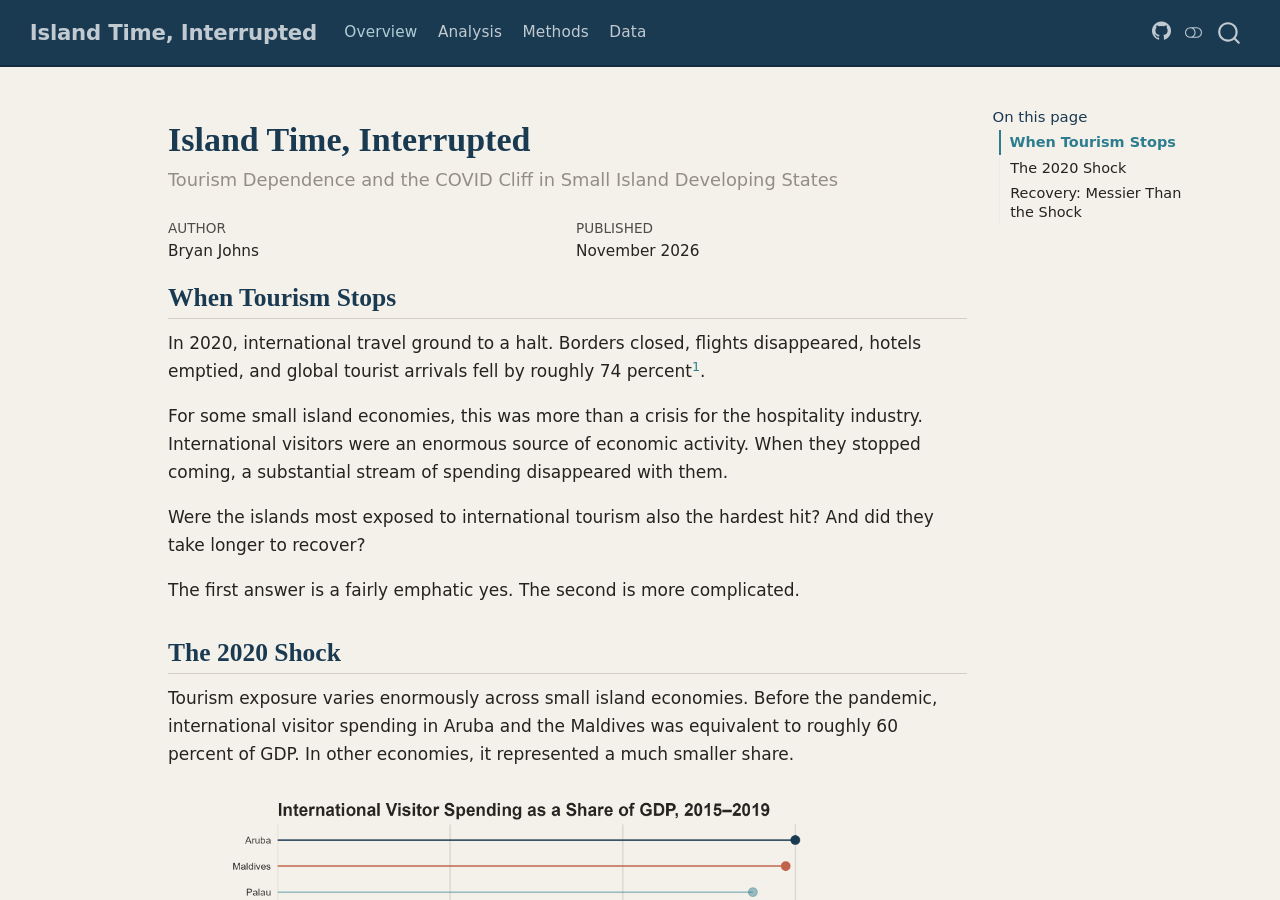
<file: docs/index.html>
<html xmlns="http://www.w3.org/1999/xhtml">    
  <head>      
    <title>Redirect to reports/overview.html</title>      
    <meta http-equiv="refresh" content="0;URL='reports/overview.html'" />    
  </head>    
  <body> 
  </body>  
</html>
</file>
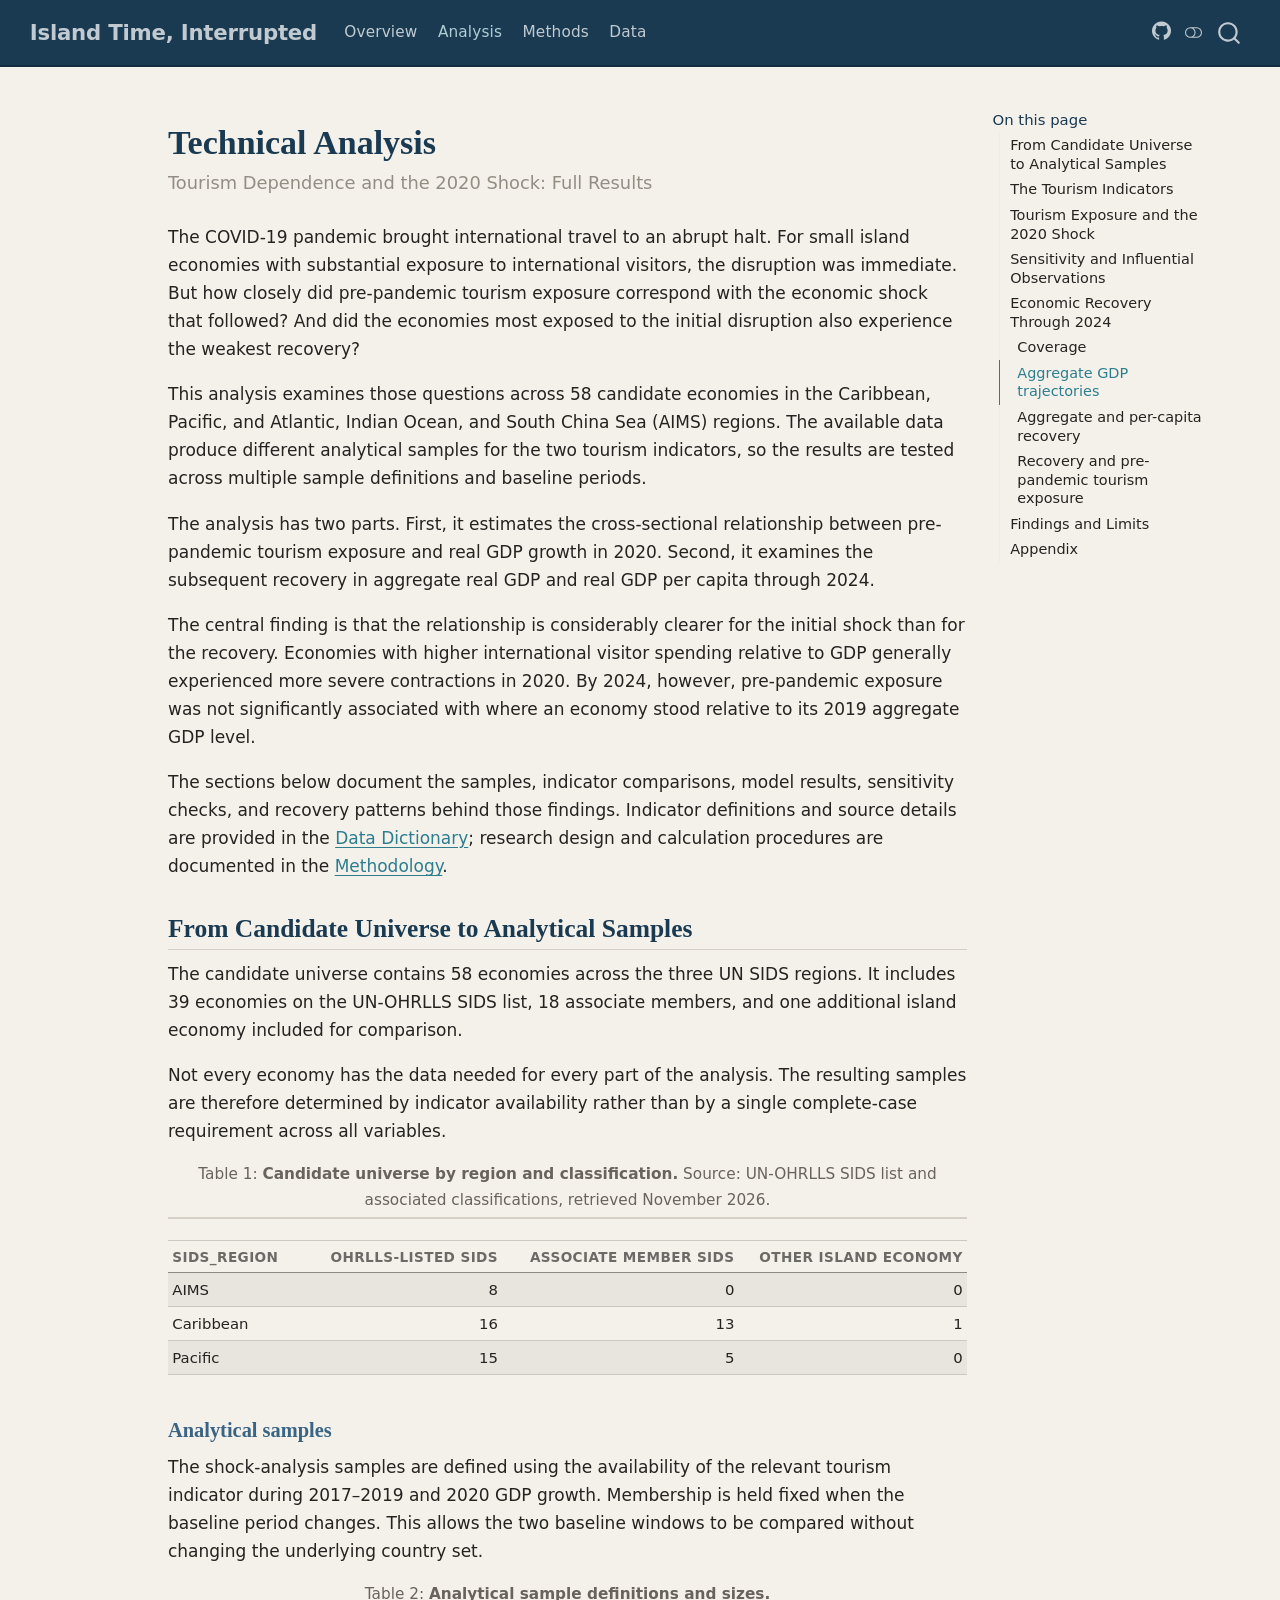
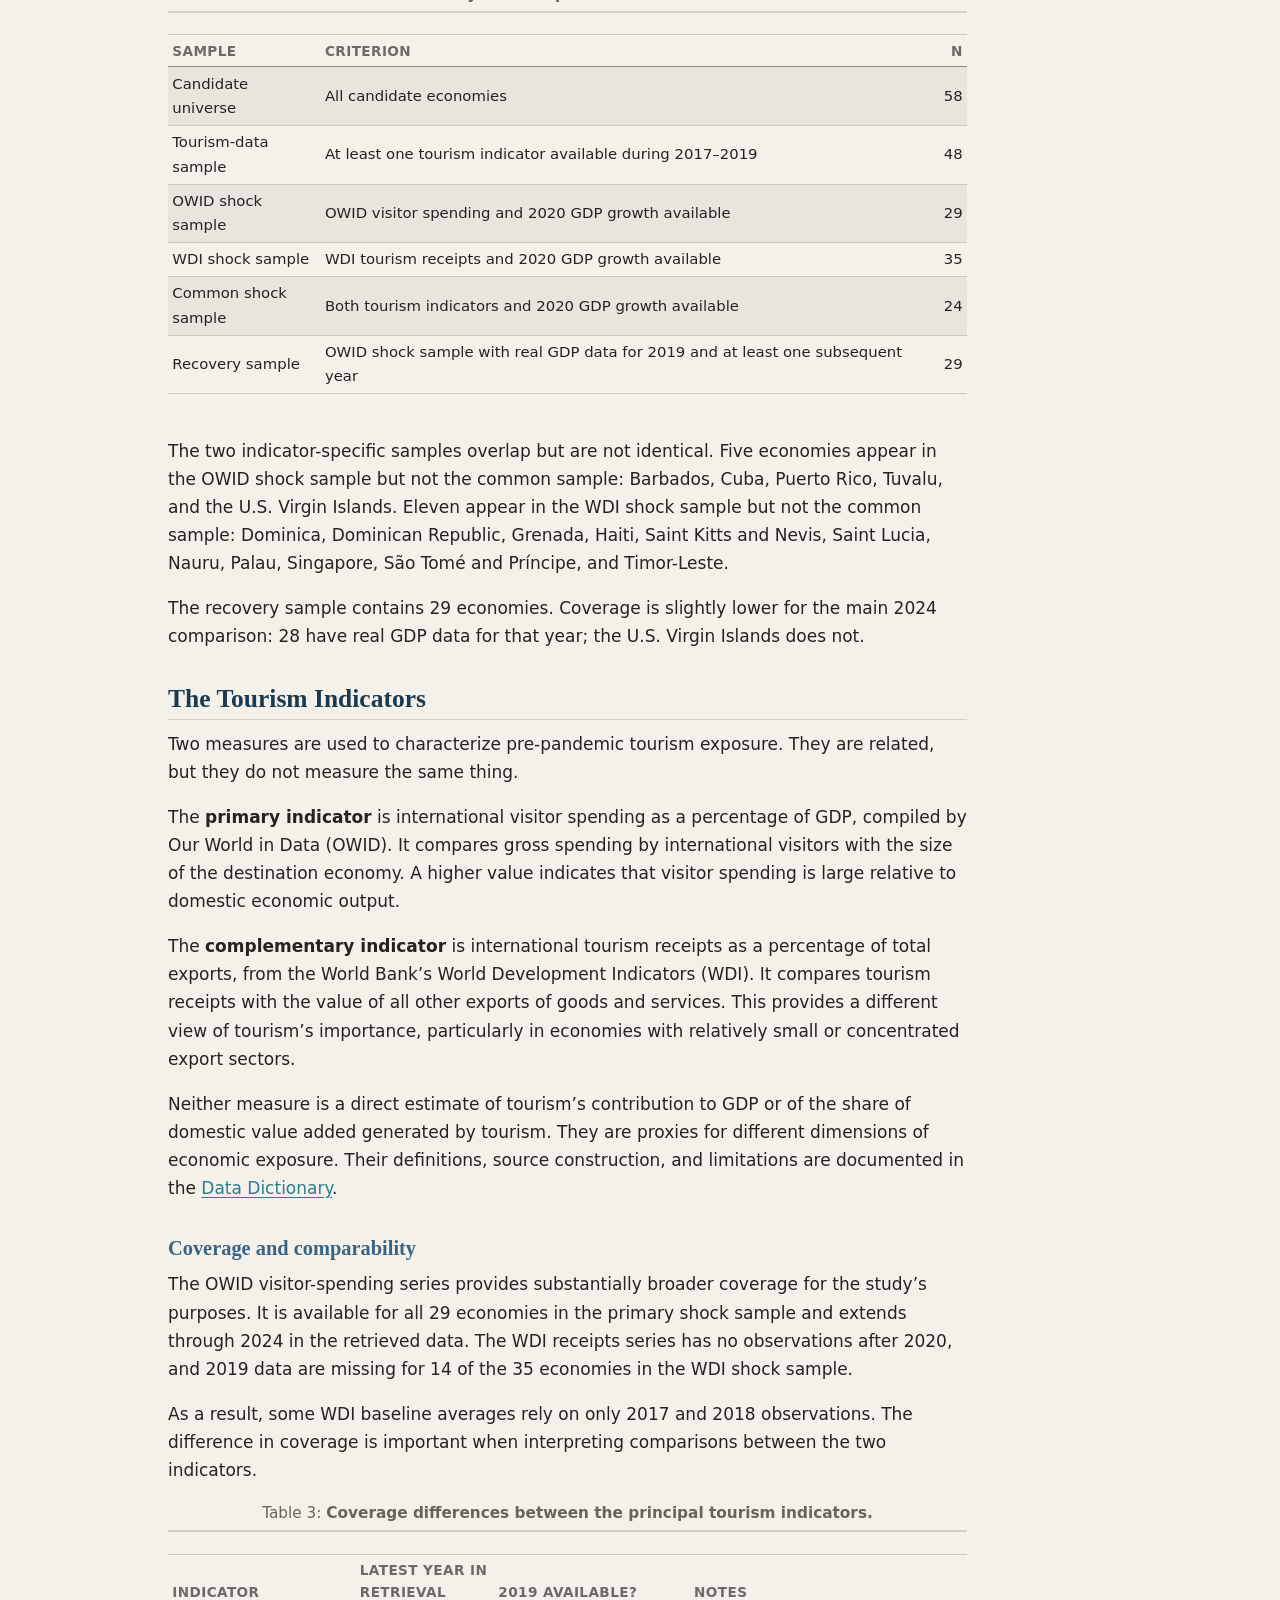
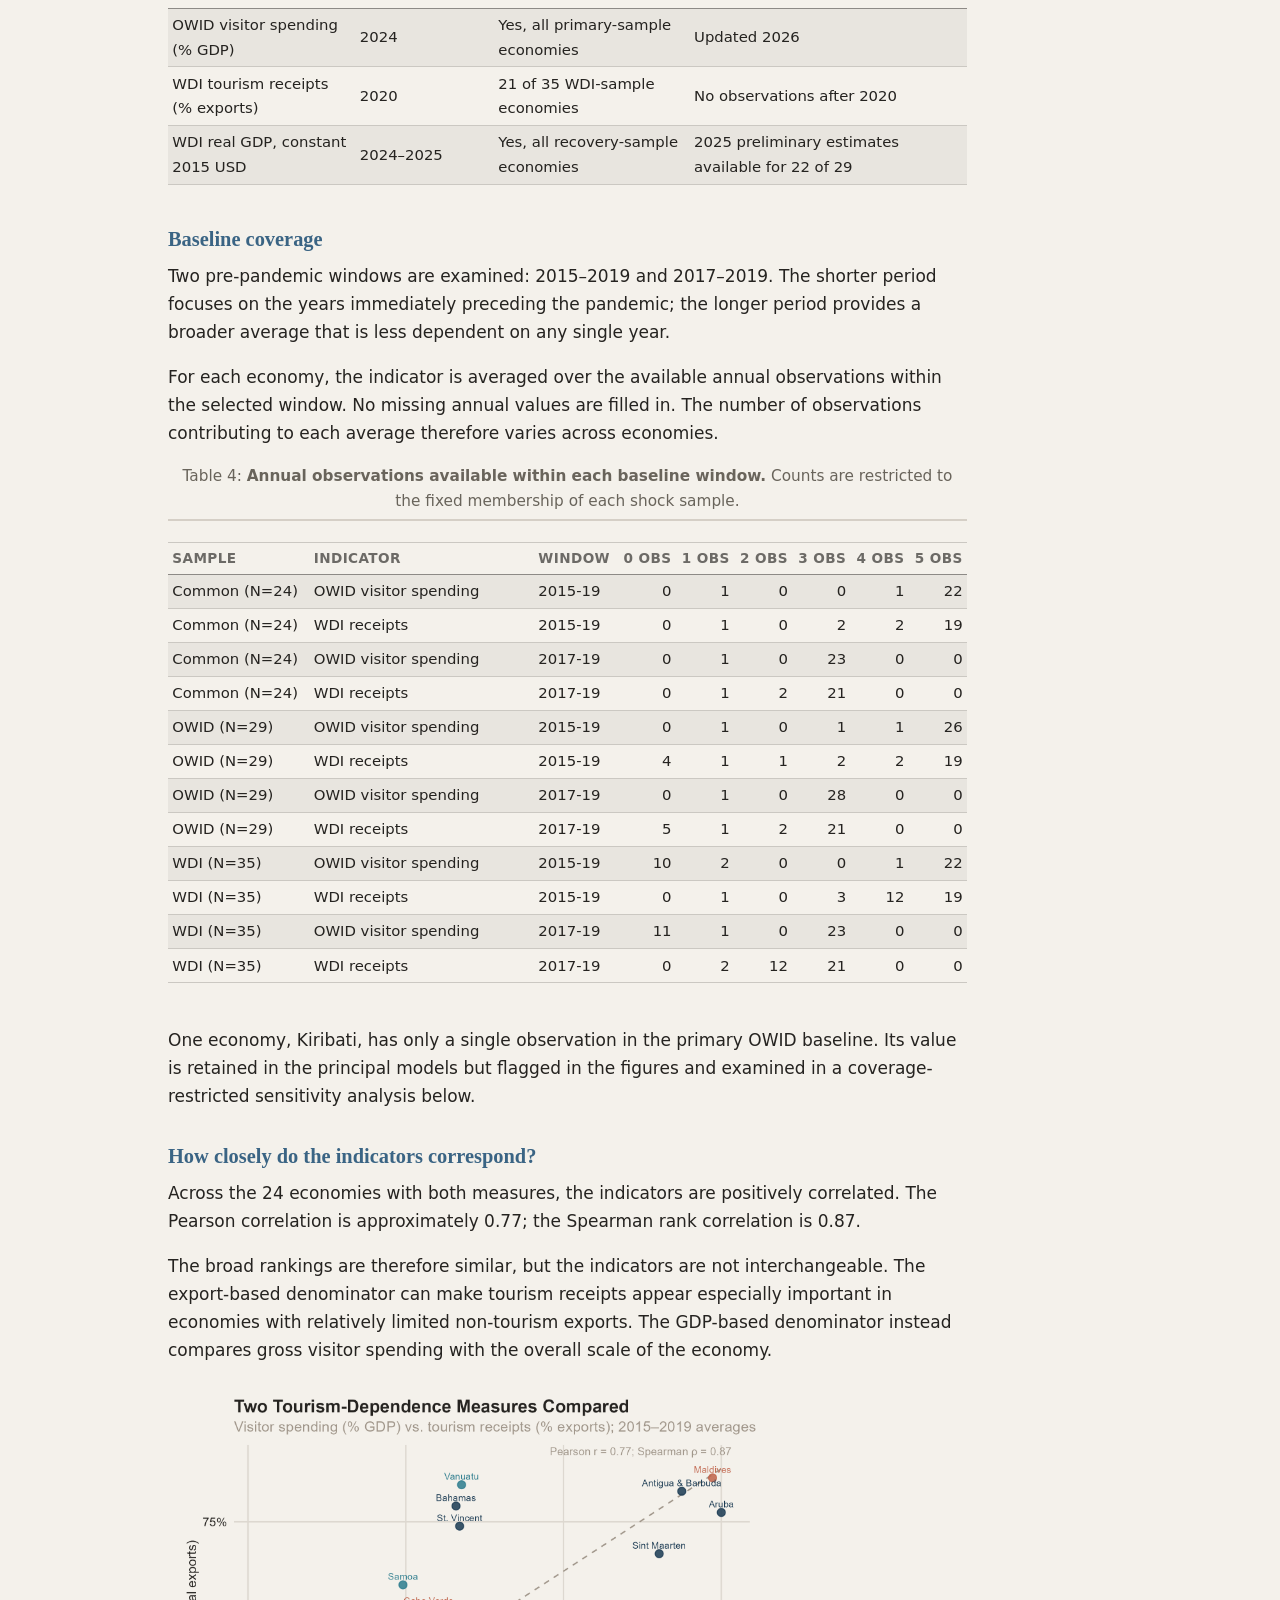
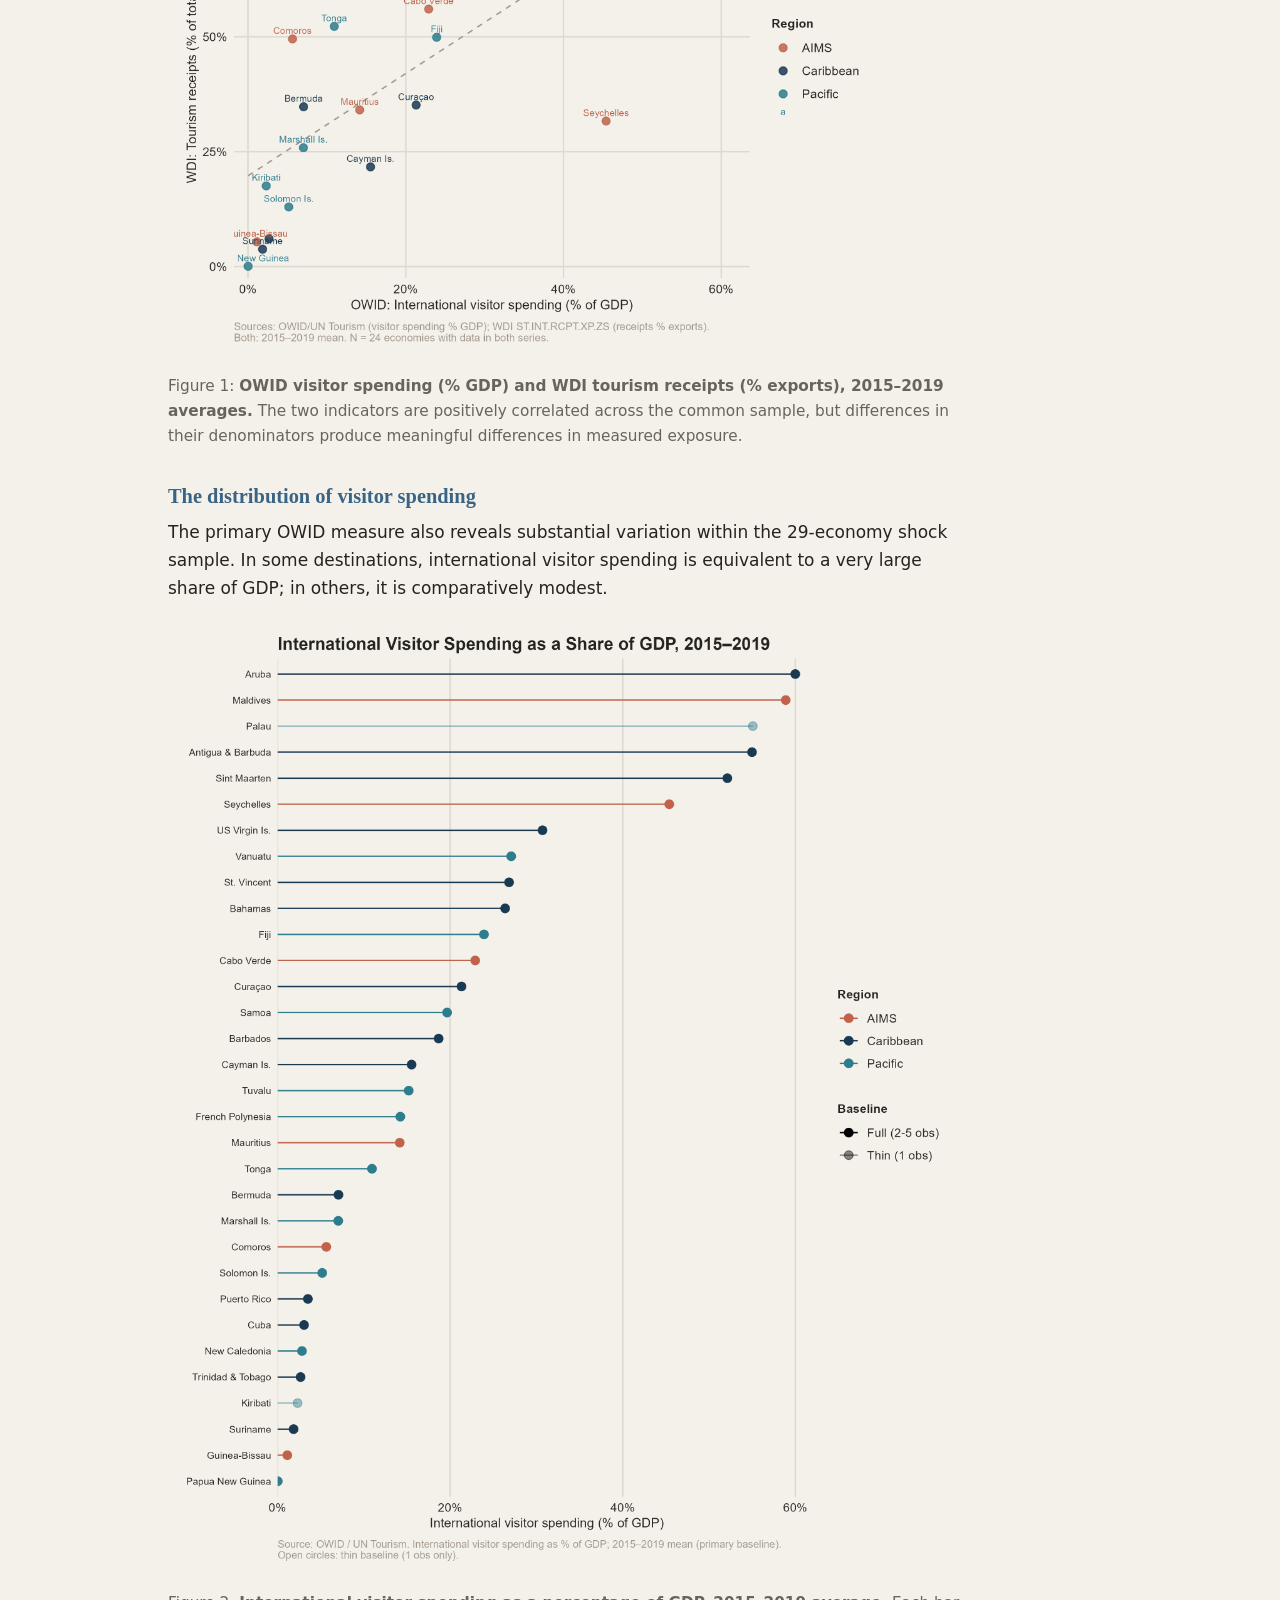
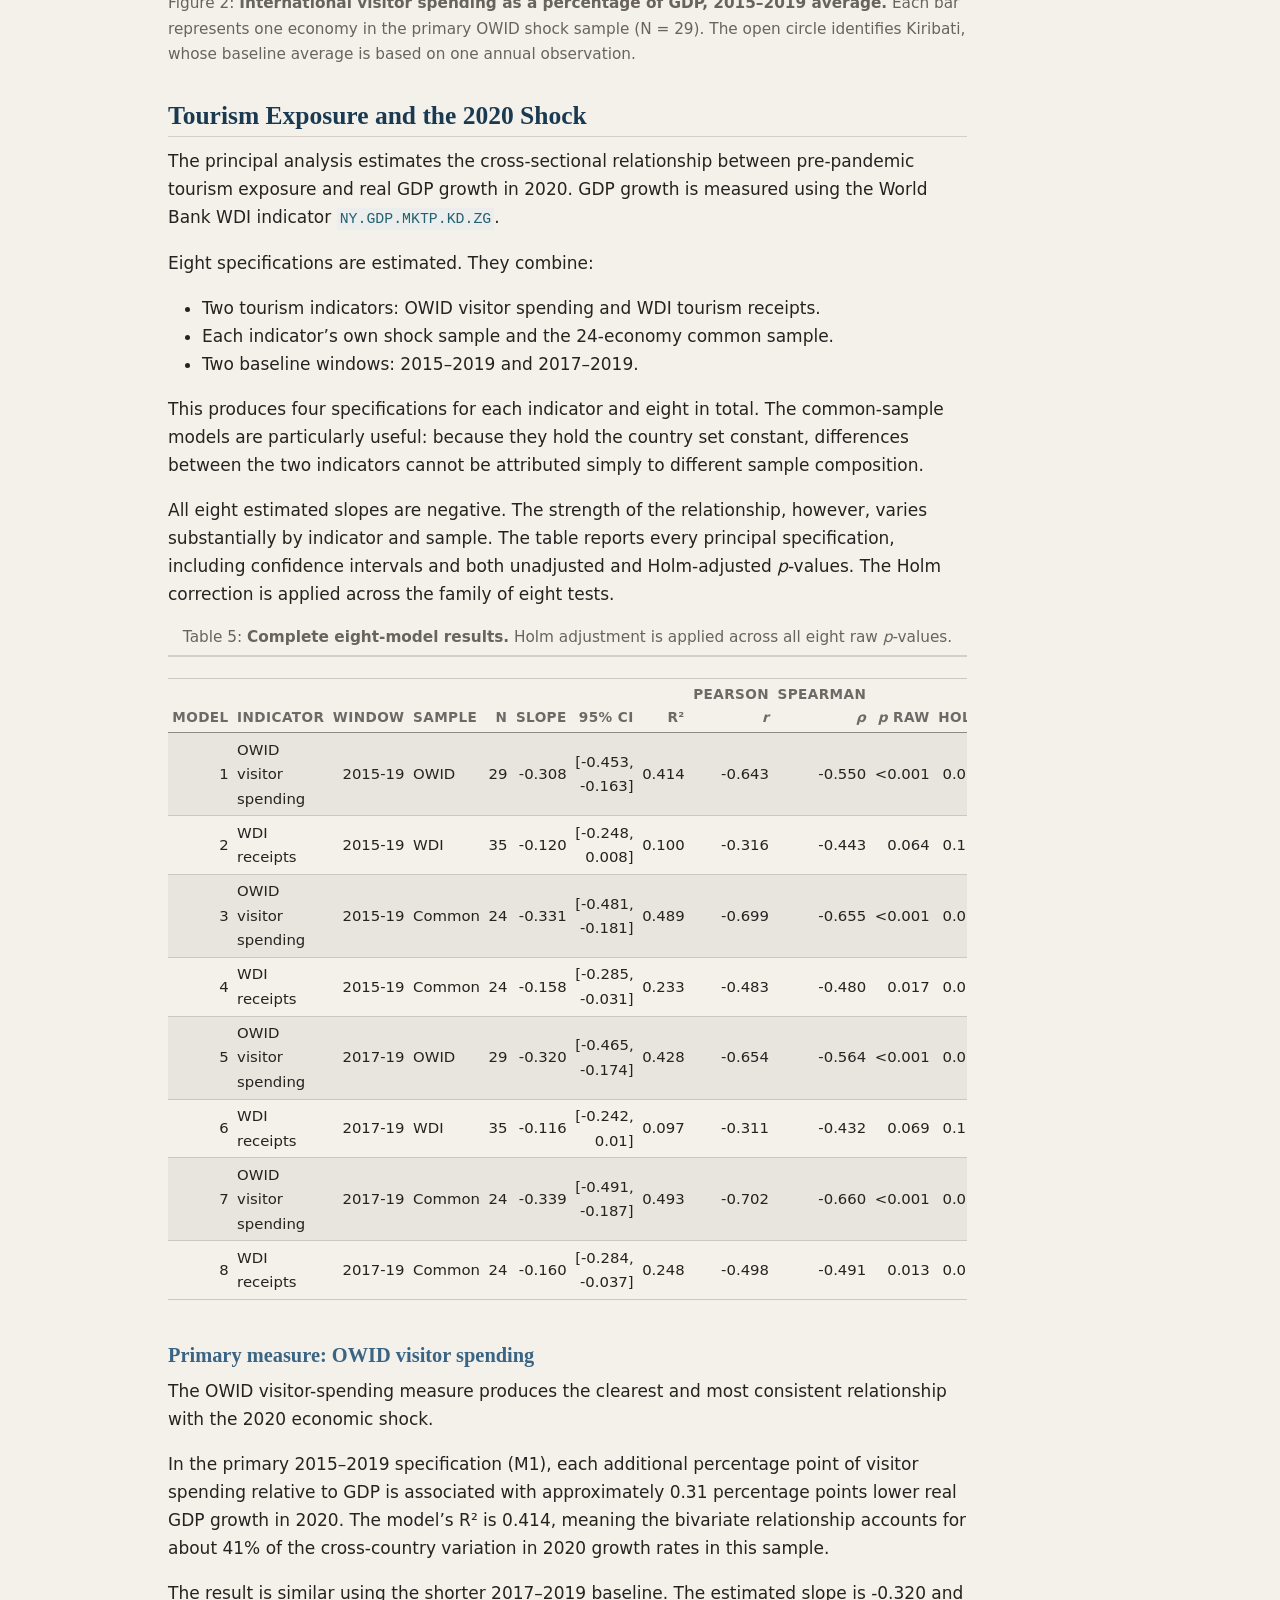
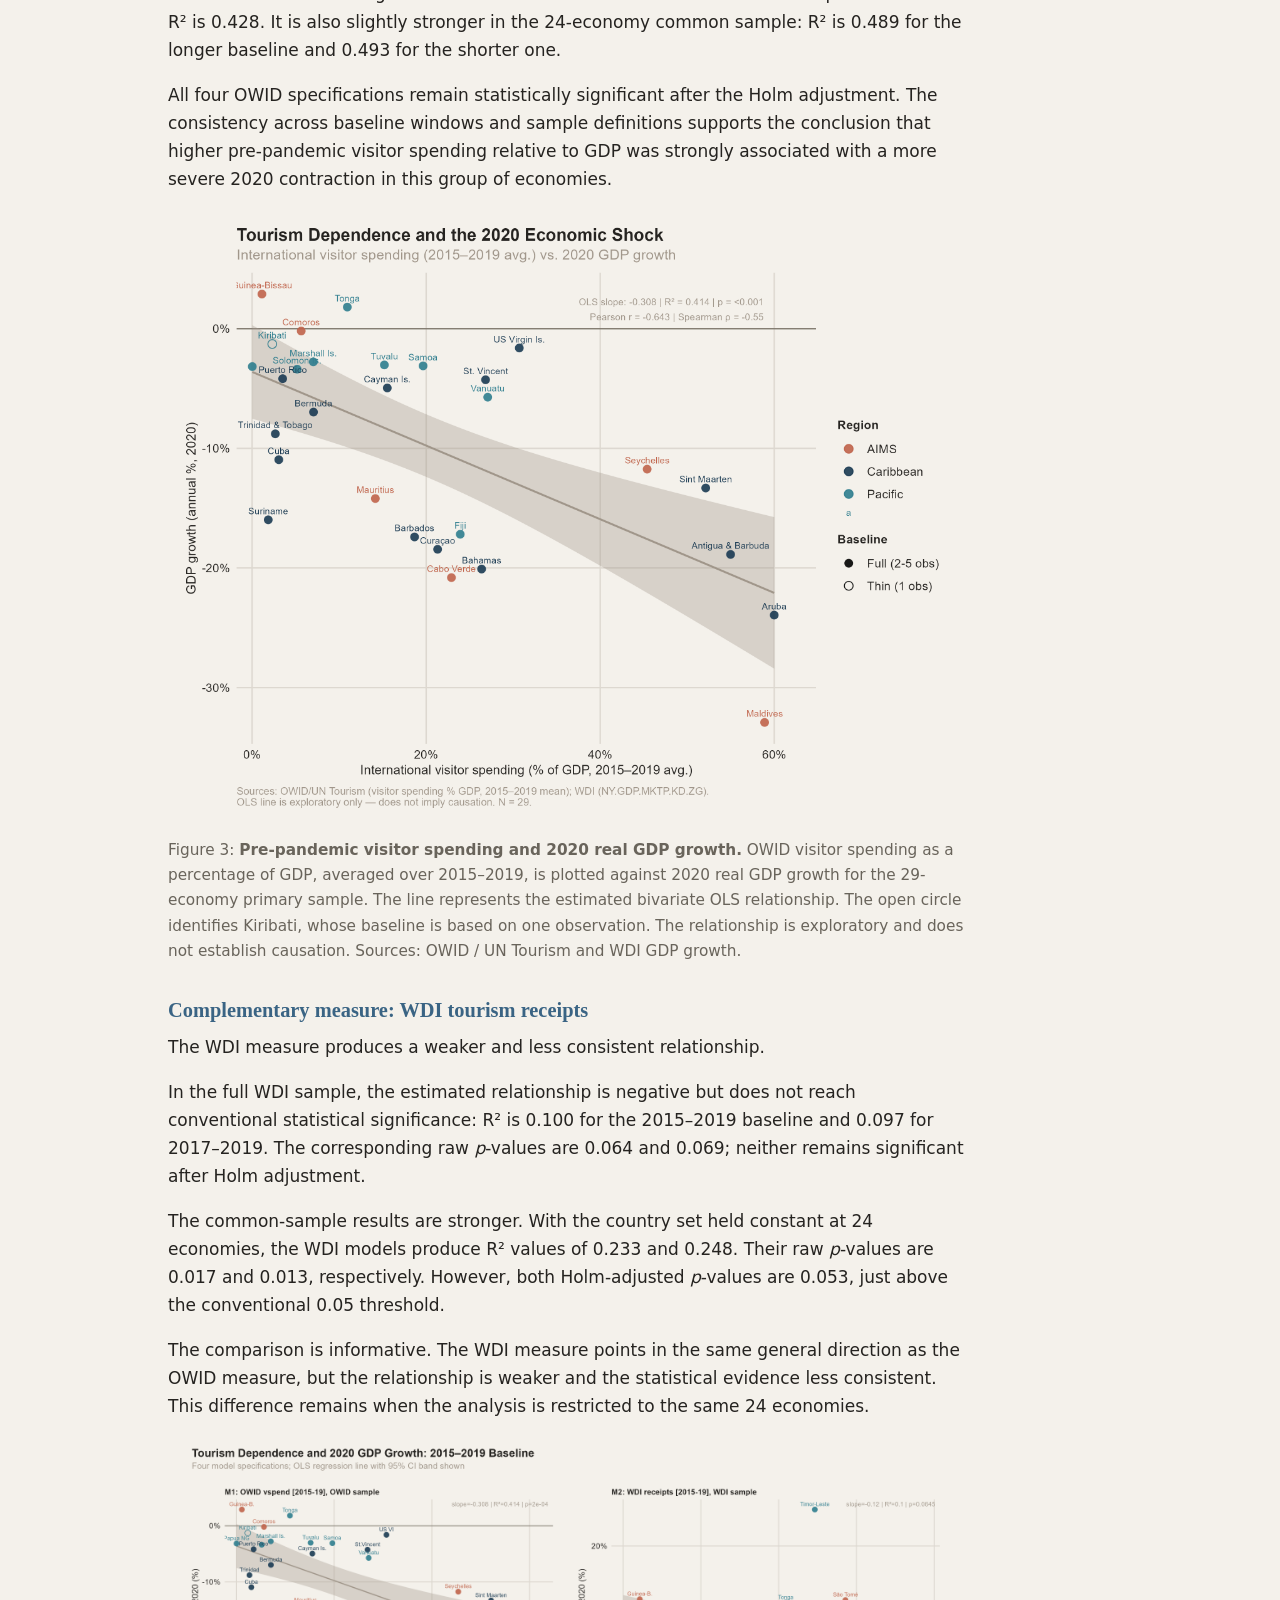
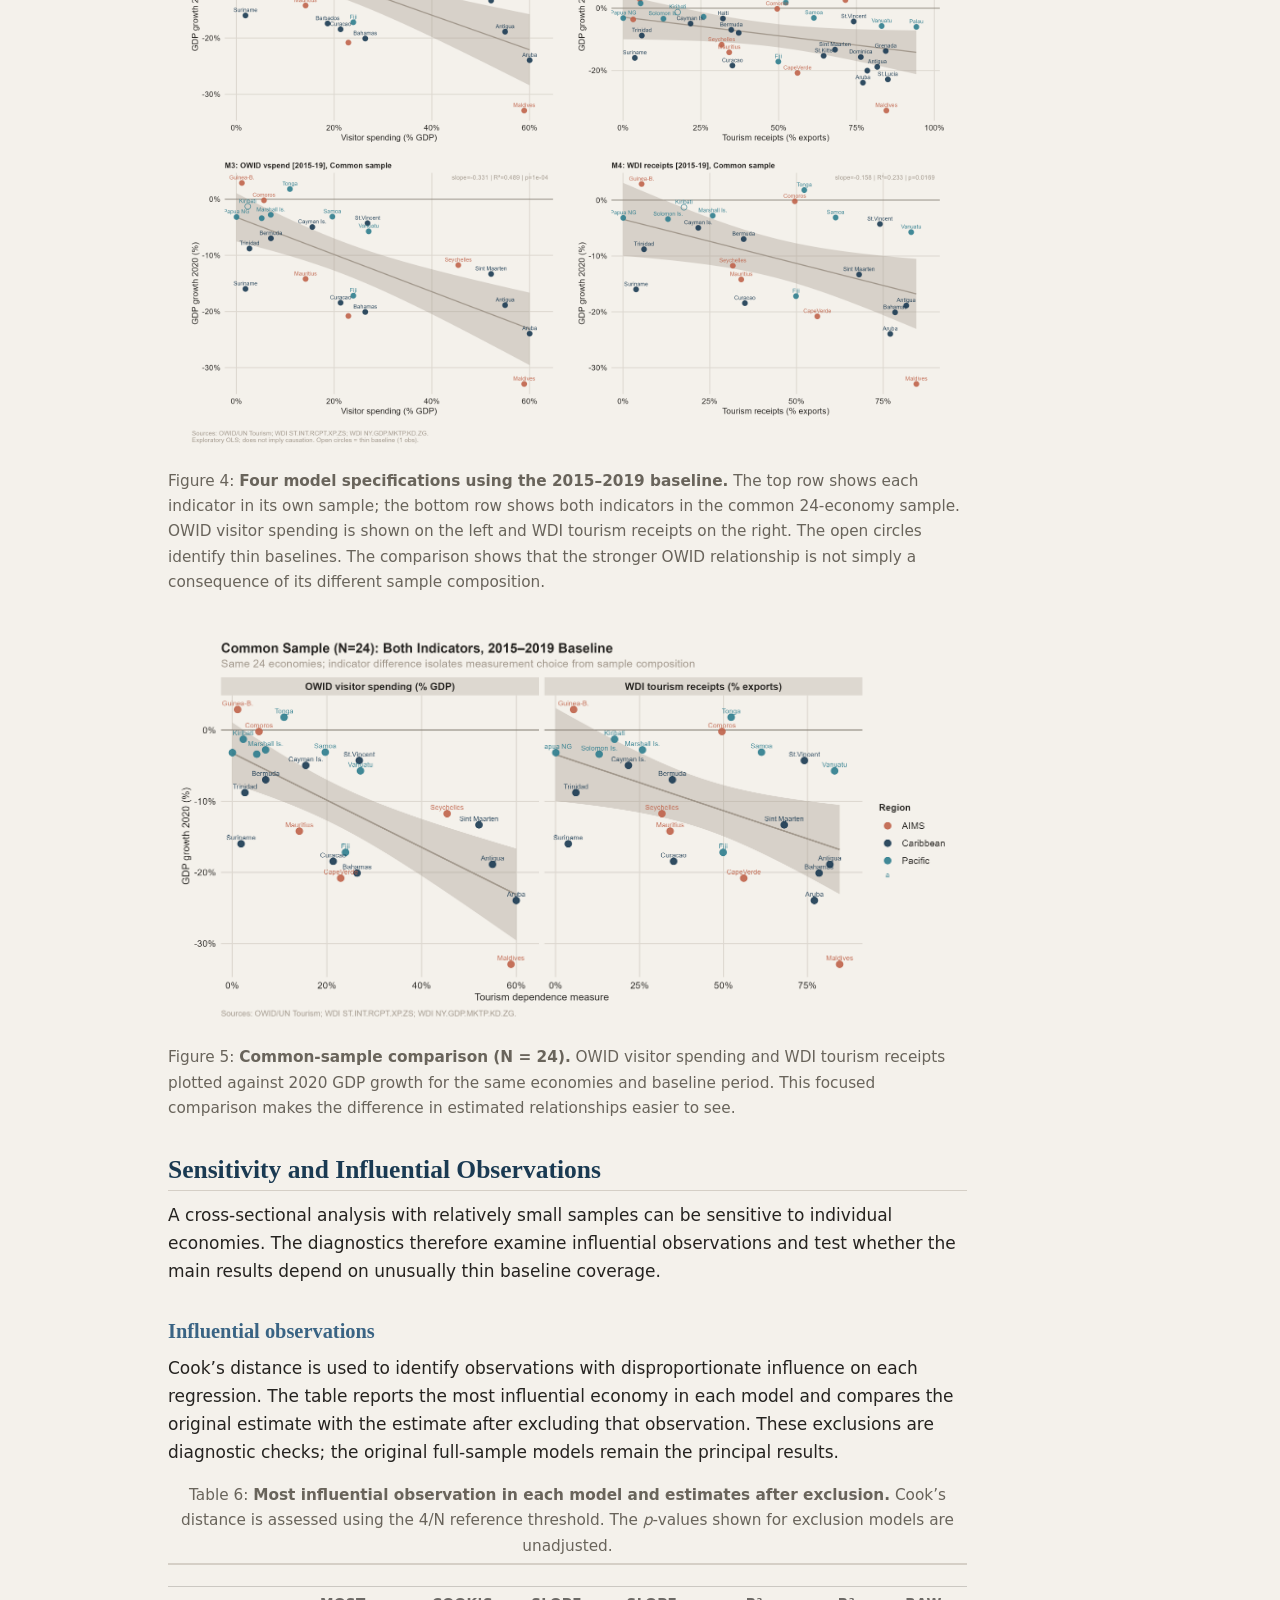
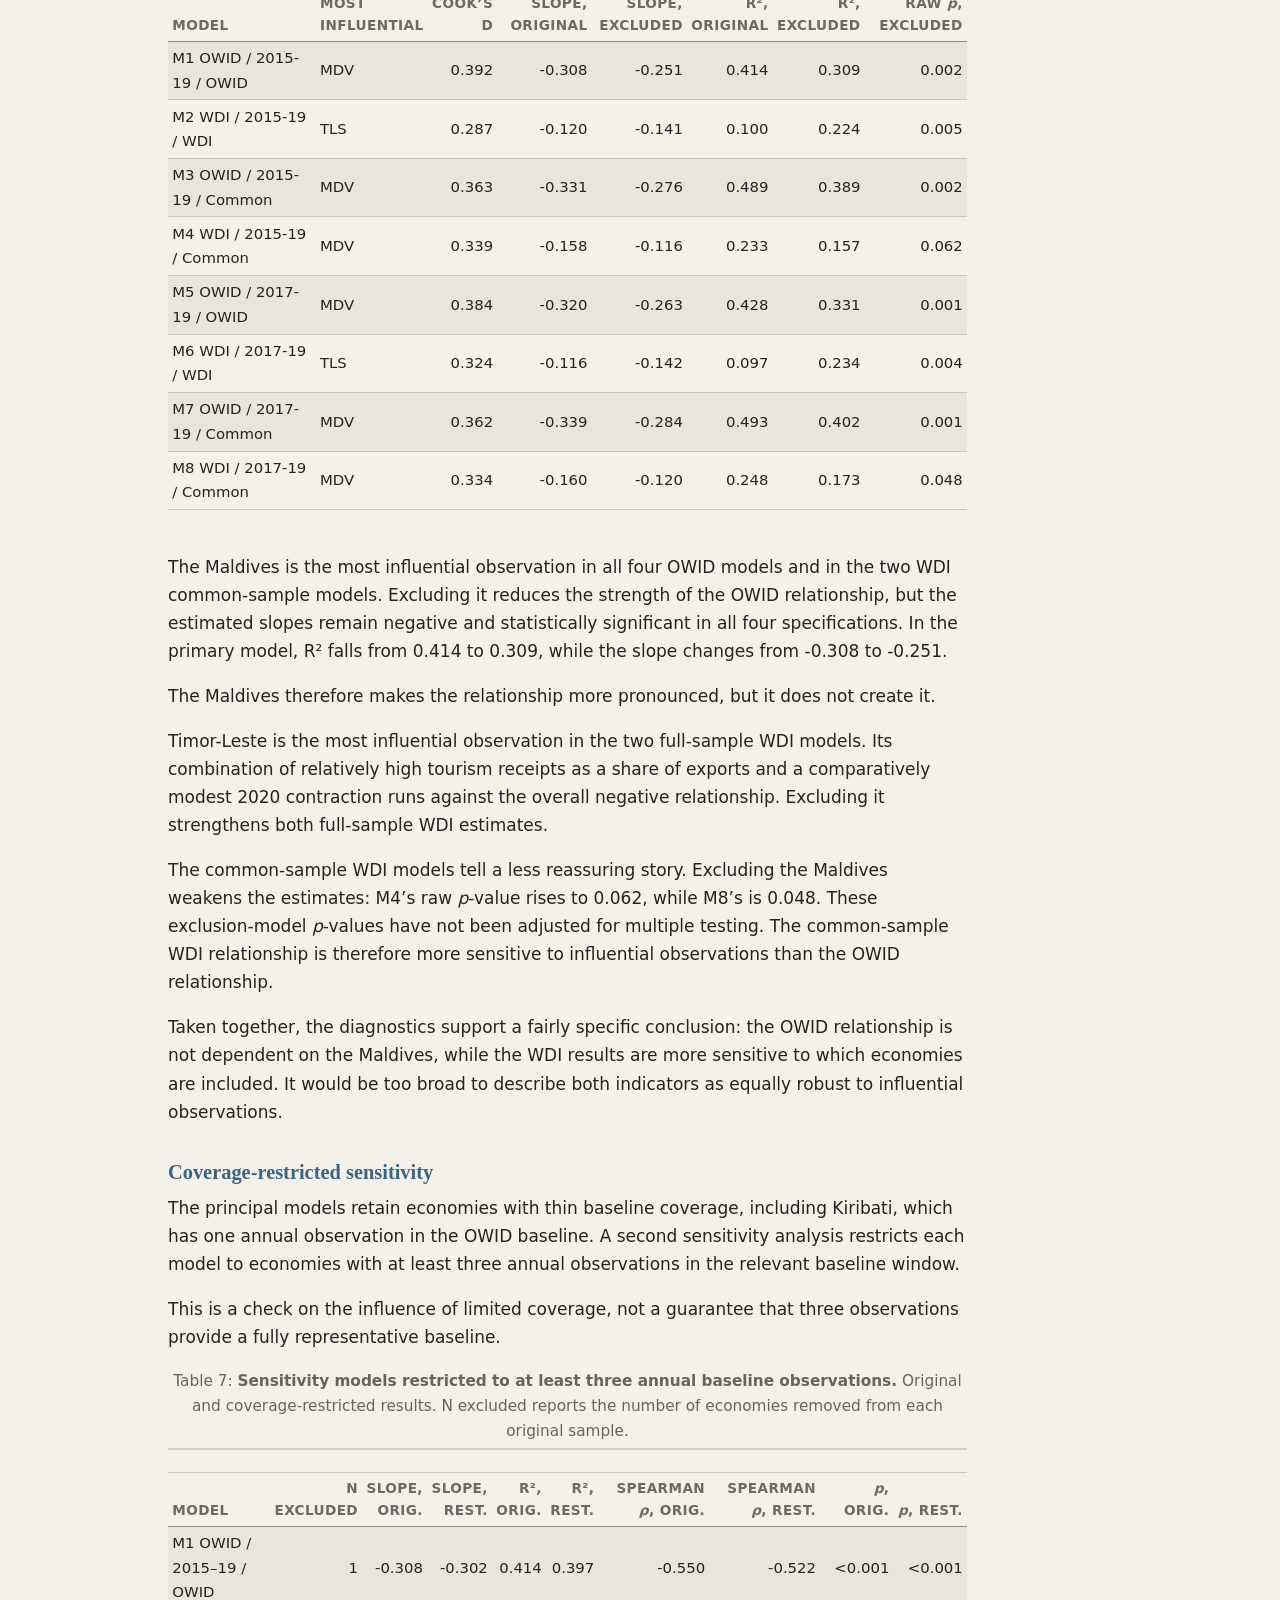
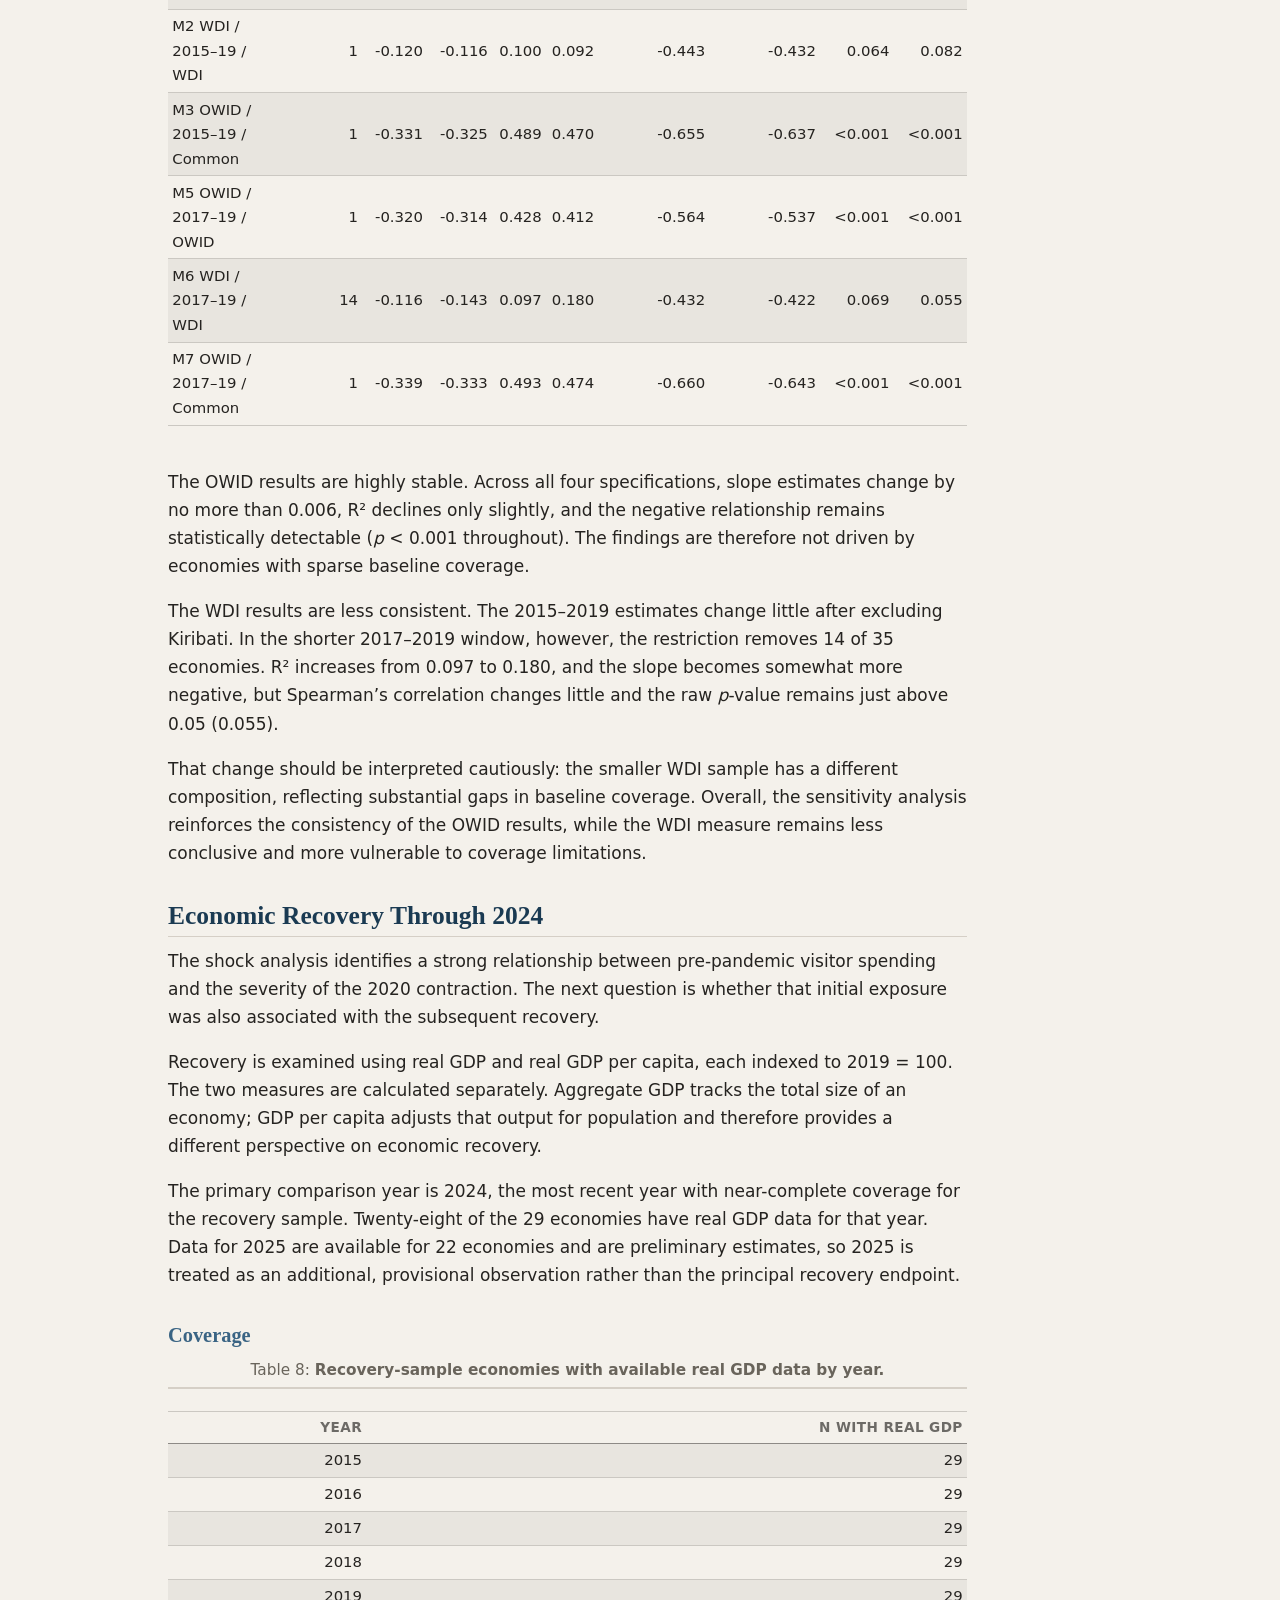
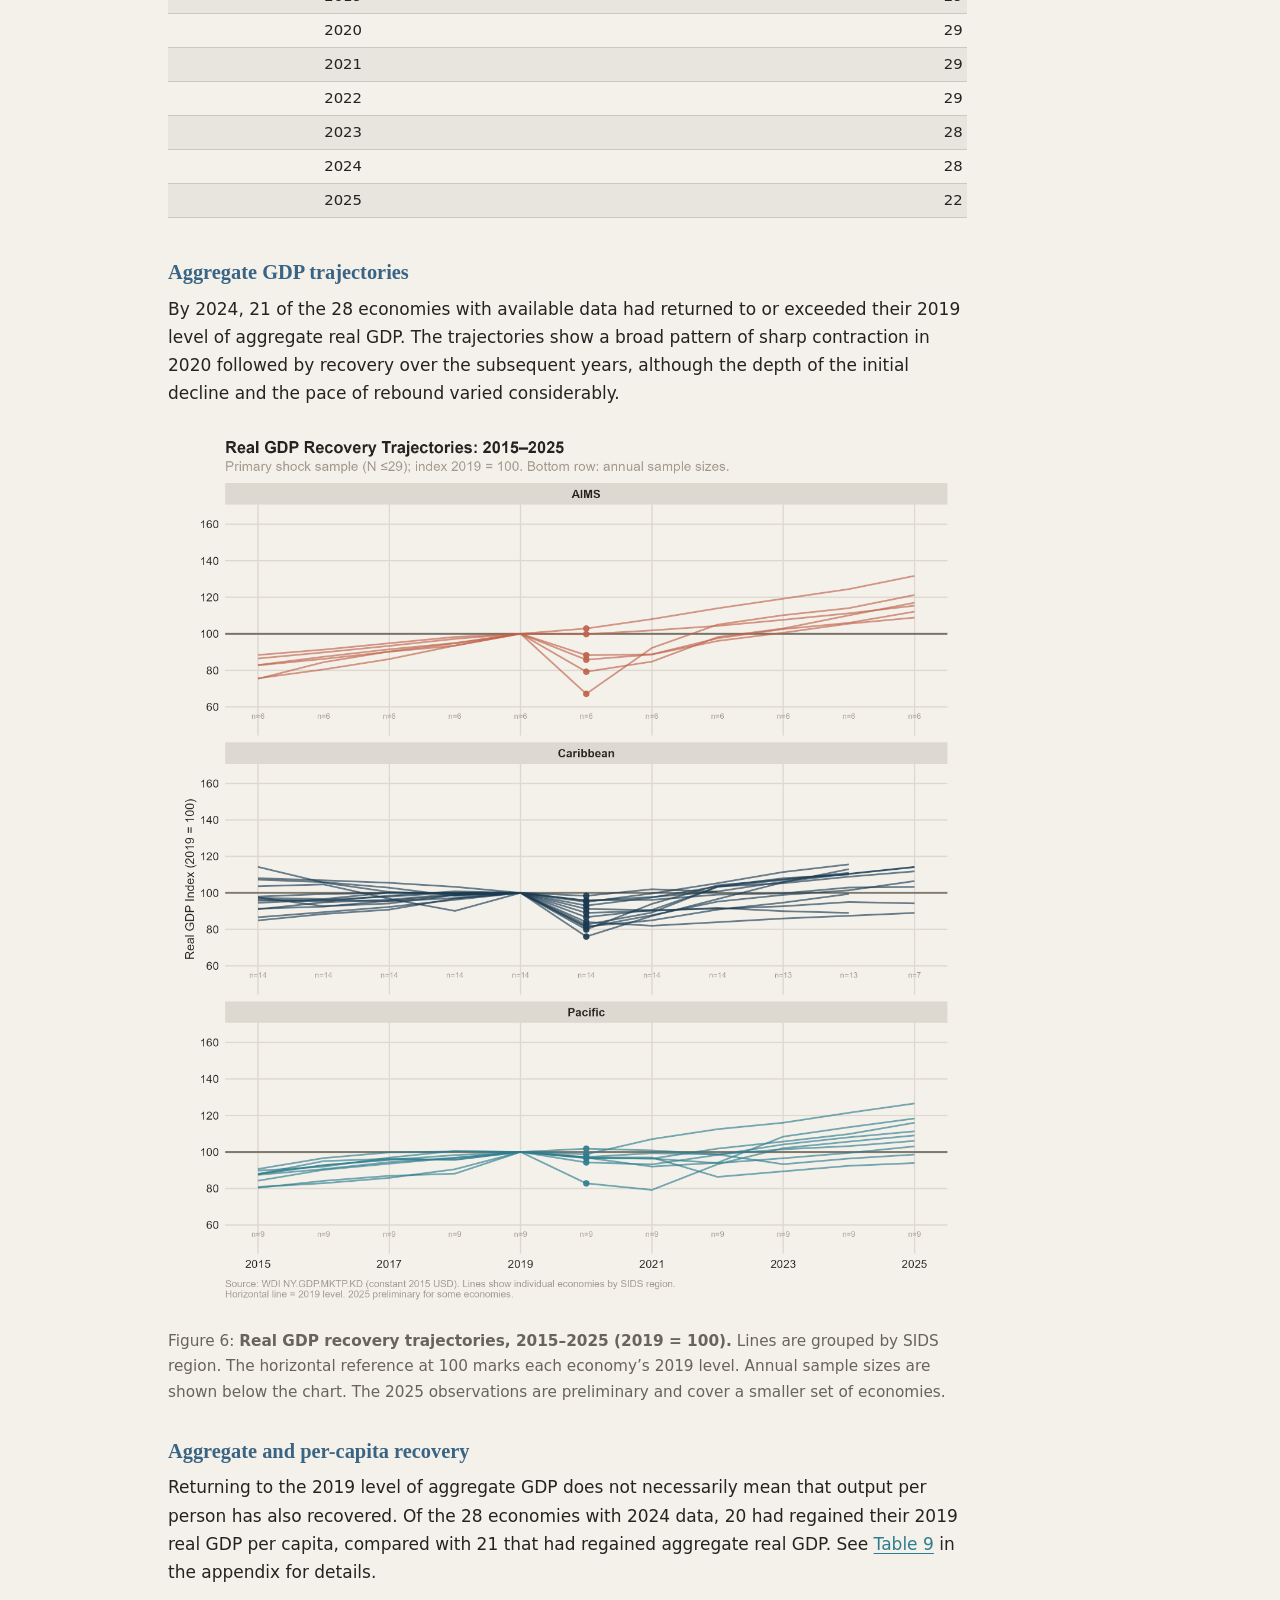
<file: docs/reports/analysis.html>
<!DOCTYPE html>
<html xmlns="http://www.w3.org/1999/xhtml" lang="en" xml:lang="en"><head>

<meta charset="utf-8">
<meta name="generator" content="quarto-1.10.20">

<meta name="viewport" content="width=device-width, initial-scale=1.0, user-scalable=yes">

<meta name="author" content="Bryan C. Johns">

<title>Technical Analysis – Island Time, Interrupted</title>
<style>
/* Default styles provided by pandoc.
** See https://pandoc.org/MANUAL.html#variables-for-html for config info.
*/
span.smallcaps{font-variant: small-caps;}
div.columns{display: flex; gap: 1.5em;}
div.column{flex: auto;}
@media screen {
div.columns{gap: min(4vw, 1.5em);}
div.column{overflow-x: auto;}
}
div.hanging-indent{margin-left: 1.5em; text-indent: -1.5em;}
ul.task-list{list-style: none;}
ul.task-list li input[type="checkbox"] {
  width: 0.8em;
  margin: 0 0.8em 0.2em -1em; /* quarto-specific, see https://github.com/quarto-dev/quarto-cli/issues/4556 */ 
  vertical-align: middle;
}
</style>


<script src="../site_libs/quarto-nav/quarto-nav.js"></script>
<script src="../site_libs/quarto-nav/headroom.min.js"></script>
<script src="../site_libs/clipboard/clipboard.min.js"></script>
<script src="../site_libs/quarto-search/autocomplete.umd.js"></script>
<script src="../site_libs/quarto-search/fuse.min.js"></script>
<script src="../site_libs/quarto-search/quarto-search.js"></script>
<meta name="quarto:offset" content="../">
<link href="../reports/images/favicon.ico" rel="icon">
<script src="../site_libs/quarto-html/quarto.js" type="module"></script>
<script src="../site_libs/quarto-html/tabsets/tabsets.js" type="module"></script>
<script src="../site_libs/quarto-html/popper.min.js"></script>
<script src="../site_libs/quarto-html/tippy.umd.min.js"></script>
<script src="../site_libs/quarto-html/anchor.min.js"></script>
<link href="../site_libs/quarto-html/tippy.css" rel="stylesheet">
<link href="../site_libs/quarto-html/quarto-syntax-highlighting-17888a1159294d3eb470f19f6f52f5a5.css" rel="stylesheet" class="quarto-color-scheme" id="quarto-text-highlighting-styles">
<link href="../site_libs/quarto-html/quarto-syntax-highlighting-dark-0ae969d3293726db143f6e9eb89af930.css" rel="stylesheet" class="quarto-color-scheme quarto-color-alternate" id="quarto-text-highlighting-styles">
<link href="../site_libs/quarto-html/quarto-syntax-highlighting-17888a1159294d3eb470f19f6f52f5a5.css" rel="stylesheet" class="quarto-color-scheme-extra" id="quarto-text-highlighting-styles">
<script src="../site_libs/bootstrap/bootstrap.min.js"></script>
<link href="../site_libs/bootstrap/bootstrap-icons.css" rel="stylesheet">
<link href="../site_libs/bootstrap/bootstrap-b754941694ce357a5429fbcb5887a30f.min.css" rel="stylesheet" append-hash="true" class="quarto-color-scheme" id="quarto-bootstrap" data-mode="light">
<link href="../site_libs/bootstrap/bootstrap-dark-90fa62f4cac961284db3dcad6db8013b.min.css" rel="stylesheet" append-hash="true" class="quarto-color-scheme quarto-color-alternate" id="quarto-bootstrap" data-mode="dark">
<link href="../site_libs/bootstrap/bootstrap-b754941694ce357a5429fbcb5887a30f.min.css" rel="stylesheet" append-hash="true" class="quarto-color-scheme-extra" id="quarto-bootstrap" data-mode="light">
<script id="quarto-search-options" type="application/json">{
  "location": "navbar",
  "copy-button": false,
  "collapse-after": 3,
  "panel-placement": "end",
  "type": "overlay",
  "limit": 50,
  "keyboard-shortcut": [
    "f",
    "/",
    "s"
  ],
  "show-item-context": false,
  "language": {
    "search-no-results-text": "No results",
    "search-matching-documents-text": "matching documents",
    "search-copy-link-title": "Copy link to search",
    "search-hide-matches-text": "Hide additional matches",
    "search-more-match-text": "more match in this document",
    "search-more-matches-text": "more matches in this document",
    "search-clear-button-title": "Clear",
    "search-text-placeholder": "",
    "search-detached-cancel-button-title": "Cancel",
    "search-submit-button-title": "Submit",
    "search-label": "Search"
  }
}</script>
<style>html{ scroll-behavior: smooth; }</style>


<meta property="og:title" content="Technical Analysis – Island Time, Interrupted">
<meta property="og:description" content="Tourism Dependence and the 2020 Shock: Full Results">
<meta property="og:image" content="../output/figures/fig7_recovery_trajectories_light.png">
<meta property="og:site_name" content="Island Time, Interrupted">
<meta name="twitter:title" content="Technical Analysis – Island Time, Interrupted">
<meta name="twitter:description" content="Tourism Dependence and the 2020 Shock: Full Results">
<meta name="twitter:image" content="../output/figures/fig7_recovery_trajectories_light.png">
<meta name="twitter:card" content="summary_large_image">
</head>

<body class="nav-fixed quarto-light"><script id="quarto-html-before-body" type="application/javascript">
    const toggleBodyColorMode = (bsSheetEl) => {
      const mode = bsSheetEl.getAttribute("data-mode");
      const bodyEl = window.document.querySelector("body");
      if (mode === "dark") {
        bodyEl.classList.add("quarto-dark");
        bodyEl.classList.remove("quarto-light");
      } else {
        bodyEl.classList.add("quarto-light");
        bodyEl.classList.remove("quarto-dark");
      }
    }
    const toggleBodyColorPrimary = () => {
      const bsSheetEl = window.document.querySelector("link#quarto-bootstrap:not([rel=disabled-stylesheet])");
      if (bsSheetEl) {
        toggleBodyColorMode(bsSheetEl);
      }
    }
    const setColorSchemeToggle = (alternate) => {
      const toggles = window.document.querySelectorAll('.quarto-color-scheme-toggle');
      for (let i=0; i < toggles.length; i++) {
        const toggle = toggles[i];
        if (toggle) {
          if (alternate) {
            toggle.classList.add("alternate");
          } else {
            toggle.classList.remove("alternate");
          }
        }
      }
    };
    const toggleColorMode = (alternate) => {
      // Switch the stylesheets
      const primaryStylesheets = window.document.querySelectorAll('link.quarto-color-scheme:not(.quarto-color-alternate)');
      const alternateStylesheets = window.document.querySelectorAll('link.quarto-color-scheme.quarto-color-alternate');
      manageTransitions('#quarto-margin-sidebar .nav-link', false);
      if (alternate) {
        // note: dark is layered on light, we don't disable primary!
        enableStylesheet(alternateStylesheets);
        for (const sheetNode of alternateStylesheets) {
          if (sheetNode.id === "quarto-bootstrap") {
            toggleBodyColorMode(sheetNode);
          }
        }
      } else {
        disableStylesheet(alternateStylesheets);
        enableStylesheet(primaryStylesheets)
        toggleBodyColorPrimary();
      }
      manageTransitions('#quarto-margin-sidebar .nav-link', true);
      // Switch the toggles
      setColorSchemeToggle(alternate)
      // Hack to workaround the fact that safari doesn't
      // properly recolor the scrollbar when toggling (#1455)
      if (navigator.userAgent.indexOf('Safari') > 0 && navigator.userAgent.indexOf('Chrome') == -1) {
        manageTransitions("body", false);
        window.scrollTo(0, 1);
        setTimeout(() => {
          window.scrollTo(0, 0);
          manageTransitions("body", true);
        }, 40);
      }
    }
    const disableStylesheet = (stylesheets) => {
      for (let i=0; i < stylesheets.length; i++) {
        const stylesheet = stylesheets[i];
        stylesheet.rel = 'disabled-stylesheet';
      }
    }
    const enableStylesheet = (stylesheets) => {
      for (let i=0; i < stylesheets.length; i++) {
        const stylesheet = stylesheets[i];
        if(stylesheet.rel !== 'stylesheet') { // for Chrome, which will still FOUC without this check
          stylesheet.rel = 'stylesheet';
        }
      }
    }
    const manageTransitions = (selector, allowTransitions) => {
      const els = window.document.querySelectorAll(selector);
      for (let i=0; i < els.length; i++) {
        const el = els[i];
        if (allowTransitions) {
          el.classList.remove('notransition');
        } else {
          el.classList.add('notransition');
        }
      }
    }
    const isFileUrl = () => {
      return window.location.protocol === 'file:';
    }
    const hasAlternateSentinel = () => {
      let styleSentinel = getColorSchemeSentinel();
      if (styleSentinel !== null) {
        return styleSentinel === "alternate";
      } else {
        return false;
      }
    }
    const setStyleSentinel = (alternate) => {
      const value = alternate ? "alternate" : "default";
      if (!isFileUrl()) {
        window.localStorage.setItem("quarto-color-scheme", value);
      } else {
        localAlternateSentinel = value;
      }
    }
    const getColorSchemeSentinel = () => {
      if (!isFileUrl()) {
        const storageValue = window.localStorage.getItem("quarto-color-scheme");
        return storageValue != null ? storageValue : localAlternateSentinel;
      } else {
        return localAlternateSentinel;
      }
    }
    const toggleGiscusIfUsed = (isAlternate, darkModeDefault) => {
      const baseTheme = document.querySelector('#giscus-base-theme')?.value ?? 'light';
      const alternateTheme = document.querySelector('#giscus-alt-theme')?.value ?? 'dark';
      let newTheme = '';
      if(authorPrefersDark) {
        newTheme = isAlternate ? baseTheme : alternateTheme;
      } else {
        newTheme = isAlternate ? alternateTheme : baseTheme;
      }
      const changeGiscusTheme = () => {
        // From: https://github.com/giscus/giscus/issues/336
        const sendMessage = (message) => {
          const iframe = document.querySelector('iframe.giscus-frame');
          if (!iframe) return;
          iframe.contentWindow.postMessage({ giscus: message }, 'https://giscus.app');
        }
        sendMessage({
          setConfig: {
            theme: newTheme
          }
        });
      }
      const isGiscussLoaded = window.document.querySelector('iframe.giscus-frame') !== null;
      if (isGiscussLoaded) {
        changeGiscusTheme();
      }
    };
    const authorPrefersDark = false;
    const queryPrefersDark = window.matchMedia('(prefers-color-scheme: dark)');
    const darkModeDefault = queryPrefersDark.matches;
      document.querySelector('link#quarto-text-highlighting-styles.quarto-color-scheme-extra').rel = 'disabled-stylesheet';
      document.querySelector('link#quarto-bootstrap.quarto-color-scheme-extra').rel = 'disabled-stylesheet';
    let localAlternateSentinel = darkModeDefault ? 'alternate' : 'default';
    // Dark / light mode switch
    window.quartoToggleColorScheme = () => {
      // Read the current dark / light value
      let toAlternate = !hasAlternateSentinel();
      toggleColorMode(toAlternate);
      setStyleSentinel(toAlternate);
      toggleGiscusIfUsed(toAlternate, darkModeDefault);
      window.dispatchEvent(new Event('resize'));
    };
    queryPrefersDark.addEventListener("change", e => {
      if(window.localStorage.getItem("quarto-color-scheme") !== null)
        return;
      const alternate = e.matches
      toggleColorMode(alternate);
      localAlternateSentinel = e.matches ? 'alternate' : 'default'; // this is used alongside local storage!
      toggleGiscusIfUsed(alternate, darkModeDefault);
    });
    // Switch to dark mode if need be
    if (hasAlternateSentinel()) {
      toggleColorMode(true);
    } else {
      toggleColorMode(false);
    }
  </script>

<div id="quarto-search-results"></div>
  <header id="quarto-header" class="headroom fixed-top">
    <nav class="navbar navbar-expand-lg " data-bs-theme="dark">
      <div class="navbar-container container-fluid">
      <div class="navbar-brand-container mx-auto">
    <a class="navbar-brand" href="../index.html">
    <span class="navbar-title">Island Time, Interrupted</span>
    </a>
  </div>
            <div id="quarto-search" class="" title="Search"></div>
          <button class="navbar-toggler" type="button" data-bs-toggle="collapse" data-bs-target="#navbarCollapse" aria-controls="navbarCollapse" role="menu" aria-expanded="false" aria-label="Toggle navigation" onclick="if (window.quartoToggleHeadroom) { window.quartoToggleHeadroom(); }">
  <span class="navbar-toggler-icon"></span>
</button>
          <div class="collapse navbar-collapse" id="navbarCollapse">
            <ul class="navbar-nav navbar-nav-scroll me-auto">
  <li class="nav-item">
    <a class="nav-link" href="../reports/overview.html"> 
<span class="menu-text">Overview</span></a>
  </li>  
  <li class="nav-item">
    <a class="nav-link active" href="../reports/analysis.html" aria-current="page"> 
<span class="menu-text">Analysis</span></a>
  </li>  
  <li class="nav-item">
    <a class="nav-link" href="../reports/methodology.html"> 
<span class="menu-text">Methods</span></a>
  </li>  
  <li class="nav-item">
    <a class="nav-link" href="../reports/data-dictionary.html"> 
<span class="menu-text">Data</span></a>
  </li>  
</ul>
            <ul class="navbar-nav navbar-nav-scroll ms-auto">
  <li class="nav-item compact">
    <a class="nav-link" href="https://github.com/johbry17/Island-Time-Interrupted"> <i class="bi bi-github" role="img">
</i> 
<span class="menu-text"></span></a>
  </li>  
</ul>
          </div> <!-- /navcollapse -->
            <div class="quarto-navbar-tools">
  <a href="" class="quarto-color-scheme-toggle quarto-navigation-tool  px-1" onclick="window.quartoToggleColorScheme(); return false;" title="Toggle dark mode"><i class="bi"></i></a>
</div>
      </div> <!-- /container-fluid -->
    </nav>
</header>
<!-- content -->
<div id="quarto-content" class="quarto-container page-columns page-rows-contents page-layout-article page-navbar">
<!-- sidebar -->
<!-- margin-sidebar -->
    <div id="quarto-margin-sidebar" class="sidebar margin-sidebar">
        <nav id="TOC" role="doc-toc" class="toc-active">
    <h2 id="toc-title">On this page</h2>
   
  <ul>
  <li><a href="#from-candidate-universe-to-analytical-samples" id="toc-from-candidate-universe-to-analytical-samples" class="nav-link active" data-scroll-target="#from-candidate-universe-to-analytical-samples">From Candidate Universe to Analytical Samples</a>
  <ul class="collapse">
  <li><a href="#analytical-samples" id="toc-analytical-samples" class="nav-link" data-scroll-target="#analytical-samples">Analytical samples</a></li>
  </ul></li>
  <li><a href="#the-tourism-indicators" id="toc-the-tourism-indicators" class="nav-link" data-scroll-target="#the-tourism-indicators">The Tourism Indicators</a>
  <ul class="collapse">
  <li><a href="#coverage-and-comparability" id="toc-coverage-and-comparability" class="nav-link" data-scroll-target="#coverage-and-comparability">Coverage and comparability</a></li>
  <li><a href="#baseline-coverage" id="toc-baseline-coverage" class="nav-link" data-scroll-target="#baseline-coverage">Baseline coverage</a></li>
  <li><a href="#how-closely-do-the-indicators-correspond" id="toc-how-closely-do-the-indicators-correspond" class="nav-link" data-scroll-target="#how-closely-do-the-indicators-correspond">How closely do the indicators correspond?</a></li>
  <li><a href="#the-distribution-of-visitor-spending" id="toc-the-distribution-of-visitor-spending" class="nav-link" data-scroll-target="#the-distribution-of-visitor-spending">The distribution of visitor spending</a></li>
  </ul></li>
  <li><a href="#tourism-exposure-and-the-2020-shock" id="toc-tourism-exposure-and-the-2020-shock" class="nav-link" data-scroll-target="#tourism-exposure-and-the-2020-shock">Tourism Exposure and the 2020 Shock</a>
  <ul class="collapse">
  <li><a href="#primary-measure-owid-visitor-spending" id="toc-primary-measure-owid-visitor-spending" class="nav-link" data-scroll-target="#primary-measure-owid-visitor-spending">Primary measure: OWID visitor spending</a></li>
  <li><a href="#complementary-measure-wdi-tourism-receipts" id="toc-complementary-measure-wdi-tourism-receipts" class="nav-link" data-scroll-target="#complementary-measure-wdi-tourism-receipts">Complementary measure: WDI tourism receipts</a></li>
  </ul></li>
  <li><a href="#sensitivity-and-influential-observations" id="toc-sensitivity-and-influential-observations" class="nav-link" data-scroll-target="#sensitivity-and-influential-observations">Sensitivity and Influential Observations</a>
  <ul class="collapse">
  <li><a href="#influential-observations" id="toc-influential-observations" class="nav-link" data-scroll-target="#influential-observations">Influential observations</a></li>
  <li><a href="#coverage-restricted-sensitivity" id="toc-coverage-restricted-sensitivity" class="nav-link" data-scroll-target="#coverage-restricted-sensitivity">Coverage-restricted sensitivity</a></li>
  </ul></li>
  <li><a href="#economic-recovery-through-2024" id="toc-economic-recovery-through-2024" class="nav-link" data-scroll-target="#economic-recovery-through-2024">Economic Recovery Through 2024</a>
  <ul class="collapse">
  <li><a href="#coverage" id="toc-coverage" class="nav-link" data-scroll-target="#coverage">Coverage</a></li>
  <li><a href="#aggregate-gdp-trajectories" id="toc-aggregate-gdp-trajectories" class="nav-link" data-scroll-target="#aggregate-gdp-trajectories">Aggregate GDP trajectories</a></li>
  <li><a href="#aggregate-and-per-capita-recovery" id="toc-aggregate-and-per-capita-recovery" class="nav-link" data-scroll-target="#aggregate-and-per-capita-recovery">Aggregate and per-capita recovery</a></li>
  <li><a href="#recovery-and-pre-pandemic-tourism-exposure" id="toc-recovery-and-pre-pandemic-tourism-exposure" class="nav-link" data-scroll-target="#recovery-and-pre-pandemic-tourism-exposure">Recovery and pre-pandemic tourism exposure</a></li>
  </ul></li>
  <li><a href="#findings-and-limits" id="toc-findings-and-limits" class="nav-link" data-scroll-target="#findings-and-limits">Findings and Limits</a></li>
  <li><a href="#appendix" id="toc-appendix" class="nav-link" data-scroll-target="#appendix">Appendix</a>
  <ul class="collapse">
  <li><a href="#recovery-table" id="toc-recovery-table" class="nav-link" data-scroll-target="#recovery-table">Recovery Table</a></li>
  </ul></li>
  </ul>
</nav>
    </div>
<!-- main -->
<main class="content" id="quarto-document-content">


<header id="title-block-header" class="quarto-title-block default">
<div class="quarto-title">
<h1 class="title">Technical Analysis</h1>
<p class="subtitle lead">Tourism Dependence and the 2020 Shock: Full Results</p>
</div>



<div class="quarto-title-meta">

    
  
    
  </div>
  


</header>


<div class="cell">
<style type="text/css">
.table th em {
  text-transform: lowercase;
  text-align: inherit;
}
</style>
</div>
<p>The COVID-19 pandemic brought international travel to an abrupt halt. For small island economies with substantial exposure to international visitors, the disruption was immediate. But how closely did pre-pandemic tourism exposure correspond with the economic shock that followed? And did the economies most exposed to the initial disruption also experience the weakest recovery?</p>
<p>This analysis examines those questions across 58 candidate economies in the Caribbean, Pacific, and Atlantic, Indian Ocean, and South China Sea (AIMS) regions. The available data produce different analytical samples for the two tourism indicators, so the results are tested across multiple sample definitions and baseline periods.</p>
<p>The analysis has two parts. First, it estimates the cross-sectional relationship between pre-pandemic tourism exposure and real GDP growth in 2020. Second, it examines the subsequent recovery in aggregate real GDP and real GDP per capita through 2024.</p>
<p>The central finding is that the relationship is considerably clearer for the initial shock than for the recovery. Economies with higher international visitor spending relative to GDP generally experienced more severe contractions in 2020. By 2024, however, pre-pandemic exposure was not significantly associated with where an economy stood relative to its 2019 aggregate GDP level.</p>
<p>The sections below document the samples, indicator comparisons, model results, sensitivity checks, and recovery patterns behind those findings. Indicator definitions and source details are provided in the <a href="../reports/data-dictionary.html">Data Dictionary</a>; research design and calculation procedures are documented in the <a href="../reports/methodology.html">Methodology</a>.</p>
<section id="from-candidate-universe-to-analytical-samples" class="level2">
<h2 class="anchored" data-anchor-id="from-candidate-universe-to-analytical-samples">From Candidate Universe to Analytical Samples</h2>
<p>The candidate universe contains 58 economies across the three UN SIDS regions. It includes 39 economies on the UN-OHRLLS SIDS list, 18 associate members, and one additional island economy included for comparison.</p>
<p>Not every economy has the data needed for every part of the analysis. The resulting samples are therefore determined by indicator availability rather than by a single complete-case requirement across all variables.</p>
<div class="cell">
<div id="tbl-universe-summary" class="cell quarto-float quarto-figure quarto-figure-center anchored">
<figure class="quarto-float quarto-float-tbl figure">
<figcaption class="quarto-float-caption-top quarto-float-caption quarto-float-tbl" id="tbl-universe-summary-caption-0ceaefa1-69ba-4598-a22c-09a6ac19f8ca">
Table&nbsp;1: <strong>Candidate universe by region and classification.</strong> Source: UN-OHRLLS SIDS list and associated classifications, retrieved November 2026.
</figcaption>
<div aria-describedby="tbl-universe-summary-caption-0ceaefa1-69ba-4598-a22c-09a6ac19f8ca">
<div class="cell-output-display">
<table class="cell caption-top table table-sm table-striped small">
<colgroup>
<col style="width: 16%">
<col style="width: 25%">
<col style="width: 29%">
<col style="width: 28%">
</colgroup>
<thead>
<tr class="header">
<th style="text-align: left;">sids_region</th>
<th style="text-align: right;">OHRLLS-listed SIDS</th>
<th style="text-align: right;">Associate Member SIDS</th>
<th style="text-align: right;">Other island economy</th>
</tr>
</thead>
<tbody>
<tr class="odd">
<td style="text-align: left;">AIMS</td>
<td style="text-align: right;">8</td>
<td style="text-align: right;">0</td>
<td style="text-align: right;">0</td>
</tr>
<tr class="even">
<td style="text-align: left;">Caribbean</td>
<td style="text-align: right;">16</td>
<td style="text-align: right;">13</td>
<td style="text-align: right;">1</td>
</tr>
<tr class="odd">
<td style="text-align: left;">Pacific</td>
<td style="text-align: right;">15</td>
<td style="text-align: right;">5</td>
<td style="text-align: right;">0</td>
</tr>
</tbody>
</table>
</div>
</div>
</figure>
</div>
</div>
<section id="analytical-samples" class="level3">
<h3 class="anchored" data-anchor-id="analytical-samples">Analytical samples</h3>
<p>The shock-analysis samples are defined using the availability of the relevant tourism indicator during 2017–2019 and 2020 GDP growth. Membership is held fixed when the baseline period changes. This allows the two baseline windows to be compared without changing the underlying country set.</p>
<div class="cell">
<div id="tbl-sample-counts" class="cell quarto-float quarto-figure quarto-figure-center anchored">
<figure class="quarto-float quarto-float-tbl figure">
<figcaption class="quarto-float-caption-top quarto-float-caption quarto-float-tbl" id="tbl-sample-counts-caption-0ceaefa1-69ba-4598-a22c-09a6ac19f8ca">
Table&nbsp;2: <strong>Analytical sample definitions and sizes.</strong>
</figcaption>
<div aria-describedby="tbl-sample-counts-caption-0ceaefa1-69ba-4598-a22c-09a6ac19f8ca">
<div class="cell-output-display">
<table class="cell caption-top table table-sm table-striped small">
<colgroup>
<col style="width: 19%">
<col style="width: 77%">
<col style="width: 2%">
</colgroup>
<thead>
<tr class="header">
<th style="text-align: left;">Sample</th>
<th style="text-align: left;">Criterion</th>
<th style="text-align: right;">N</th>
</tr>
</thead>
<tbody>
<tr class="odd">
<td style="text-align: left;">Candidate universe</td>
<td style="text-align: left;">All candidate economies</td>
<td style="text-align: right;">58</td>
</tr>
<tr class="even">
<td style="text-align: left;">Tourism-data sample</td>
<td style="text-align: left;">At least one tourism indicator available during 2017–2019</td>
<td style="text-align: right;">48</td>
</tr>
<tr class="odd">
<td style="text-align: left;">OWID shock sample</td>
<td style="text-align: left;">OWID visitor spending and 2020 GDP growth available</td>
<td style="text-align: right;">29</td>
</tr>
<tr class="even">
<td style="text-align: left;">WDI shock sample</td>
<td style="text-align: left;">WDI tourism receipts and 2020 GDP growth available</td>
<td style="text-align: right;">35</td>
</tr>
<tr class="odd">
<td style="text-align: left;">Common shock sample</td>
<td style="text-align: left;">Both tourism indicators and 2020 GDP growth available</td>
<td style="text-align: right;">24</td>
</tr>
<tr class="even">
<td style="text-align: left;">Recovery sample</td>
<td style="text-align: left;">OWID shock sample with real GDP data for 2019 and at least one subsequent year</td>
<td style="text-align: right;">29</td>
</tr>
</tbody>
</table>
</div>
</div>
</figure>
</div>
</div>
<p>The two indicator-specific samples overlap but are not identical. Five economies appear in the OWID shock sample but not the common sample: Barbados, Cuba, Puerto Rico, Tuvalu, and the U.S. Virgin Islands. Eleven appear in the WDI shock sample but not the common sample: Dominica, Dominican Republic, Grenada, Haiti, Saint Kitts and Nevis, Saint Lucia, Nauru, Palau, Singapore, São Tomé and Príncipe, and Timor-Leste.</p>
<p>The recovery sample contains 29 economies. Coverage is slightly lower for the main 2024 comparison: 28 have real GDP data for that year; the U.S. Virgin Islands does not.</p>
</section>
</section>
<section id="the-tourism-indicators" class="level2">
<h2 class="anchored" data-anchor-id="the-tourism-indicators">The Tourism Indicators</h2>
<p>Two measures are used to characterize pre-pandemic tourism exposure. They are related, but they do not measure the same thing.</p>
<p>The <strong>primary indicator</strong> is international visitor spending as a percentage of GDP, compiled by Our World in Data (OWID). It compares gross spending by international visitors with the size of the destination economy. A higher value indicates that visitor spending is large relative to domestic economic output.</p>
<p>The <strong>complementary indicator</strong> is international tourism receipts as a percentage of total exports, from the World Bank’s World Development Indicators (WDI). It compares tourism receipts with the value of all other exports of goods and services. This provides a different view of tourism’s importance, particularly in economies with relatively small or concentrated export sectors.</p>
<p>Neither measure is a direct estimate of tourism’s contribution to GDP or of the share of domestic value added generated by tourism. They are proxies for different dimensions of economic exposure. Their definitions, source construction, and limitations are documented in the <a href="../reports/data-dictionary.html">Data Dictionary</a>.</p>
<section id="coverage-and-comparability" class="level3">
<h3 class="anchored" data-anchor-id="coverage-and-comparability">Coverage and comparability</h3>
<p>The OWID visitor-spending series provides substantially broader coverage for the study’s purposes. It is available for all 29 economies in the primary shock sample and extends through 2024 in the retrieved data. The WDI receipts series has no observations after 2020, and 2019 data are missing for 14 of the 35 economies in the WDI shock sample.</p>
<p>As a result, some WDI baseline averages rely on only 2017 and 2018 observations. The difference in coverage is important when interpreting comparisons between the two indicators.</p>
<div class="cell">
<div id="tbl-wdi-coverage" class="cell quarto-float quarto-figure quarto-figure-center anchored">
<figure class="quarto-float quarto-float-tbl figure">
<figcaption class="quarto-float-caption-top quarto-float-caption quarto-float-tbl" id="tbl-wdi-coverage-caption-0ceaefa1-69ba-4598-a22c-09a6ac19f8ca">
Table&nbsp;3: <strong>Coverage differences between the principal tourism indicators.</strong>
</figcaption>
<div aria-describedby="tbl-wdi-coverage-caption-0ceaefa1-69ba-4598-a22c-09a6ac19f8ca">
<div class="cell-output-display">
<table class="cell caption-top table table-sm table-striped small">
<colgroup>
<col style="width: 23%">
<col style="width: 17%">
<col style="width: 24%">
<col style="width: 34%">
</colgroup>
<thead>
<tr class="header">
<th style="text-align: left;">Indicator</th>
<th style="text-align: left;">Latest year in retrieval</th>
<th style="text-align: left;">2019 available?</th>
<th style="text-align: left;">Notes</th>
</tr>
</thead>
<tbody>
<tr class="odd">
<td style="text-align: left;">OWID visitor spending (% GDP)</td>
<td style="text-align: left;">2024</td>
<td style="text-align: left;">Yes, all primary-sample economies</td>
<td style="text-align: left;">Updated 2026</td>
</tr>
<tr class="even">
<td style="text-align: left;">WDI tourism receipts (% exports)</td>
<td style="text-align: left;">2020</td>
<td style="text-align: left;">21 of 35 WDI-sample economies</td>
<td style="text-align: left;">No observations after 2020</td>
</tr>
<tr class="odd">
<td style="text-align: left;">WDI real GDP, constant 2015 USD</td>
<td style="text-align: left;">2024–2025</td>
<td style="text-align: left;">Yes, all recovery-sample economies</td>
<td style="text-align: left;">2025 preliminary estimates available for 22 of 29</td>
</tr>
</tbody>
</table>
</div>
</div>
</figure>
</div>
</div>
</section>
<section id="baseline-coverage" class="level3">
<h3 class="anchored" data-anchor-id="baseline-coverage">Baseline coverage</h3>
<p>Two pre-pandemic windows are examined: 2015–2019 and 2017–2019. The shorter period focuses on the years immediately preceding the pandemic; the longer period provides a broader average that is less dependent on any single year.</p>
<p>For each economy, the indicator is averaged over the available annual observations within the selected window. No missing annual values are filled in. The number of observations contributing to each average therefore varies across economies.</p>
<div class="cell">
<div id="tbl-baseline-coverage" class="cell quarto-float quarto-figure quarto-figure-center anchored">
<figure class="quarto-float quarto-float-tbl figure">
<figcaption class="quarto-float-caption-top quarto-float-caption quarto-float-tbl" id="tbl-baseline-coverage-caption-0ceaefa1-69ba-4598-a22c-09a6ac19f8ca">
Table&nbsp;4: <strong>Annual observations available within each baseline window.</strong> Counts are restricted to the fixed membership of each shock sample.
</figcaption>
<div aria-describedby="tbl-baseline-coverage-caption-0ceaefa1-69ba-4598-a22c-09a6ac19f8ca">
<div class="cell-output-display">
<table class="cell caption-top table table-sm table-striped small">
<colgroup>
<col style="width: 17%">
<col style="width: 27%">
<col style="width: 10%">
<col style="width: 7%">
<col style="width: 7%">
<col style="width: 7%">
<col style="width: 7%">
<col style="width: 7%">
<col style="width: 7%">
</colgroup>
<thead>
<tr class="header">
<th style="text-align: left;">Sample</th>
<th style="text-align: left;">Indicator</th>
<th style="text-align: left;">Window</th>
<th style="text-align: right;">0 obs</th>
<th style="text-align: right;">1 obs</th>
<th style="text-align: right;">2 obs</th>
<th style="text-align: right;">3 obs</th>
<th style="text-align: right;">4 obs</th>
<th style="text-align: right;">5 obs</th>
</tr>
</thead>
<tbody>
<tr class="odd">
<td style="text-align: left;">Common (N=24)</td>
<td style="text-align: left;">OWID visitor spending</td>
<td style="text-align: left;">2015-19</td>
<td style="text-align: right;">0</td>
<td style="text-align: right;">1</td>
<td style="text-align: right;">0</td>
<td style="text-align: right;">0</td>
<td style="text-align: right;">1</td>
<td style="text-align: right;">22</td>
</tr>
<tr class="even">
<td style="text-align: left;">Common (N=24)</td>
<td style="text-align: left;">WDI receipts</td>
<td style="text-align: left;">2015-19</td>
<td style="text-align: right;">0</td>
<td style="text-align: right;">1</td>
<td style="text-align: right;">0</td>
<td style="text-align: right;">2</td>
<td style="text-align: right;">2</td>
<td style="text-align: right;">19</td>
</tr>
<tr class="odd">
<td style="text-align: left;">Common (N=24)</td>
<td style="text-align: left;">OWID visitor spending</td>
<td style="text-align: left;">2017-19</td>
<td style="text-align: right;">0</td>
<td style="text-align: right;">1</td>
<td style="text-align: right;">0</td>
<td style="text-align: right;">23</td>
<td style="text-align: right;">0</td>
<td style="text-align: right;">0</td>
</tr>
<tr class="even">
<td style="text-align: left;">Common (N=24)</td>
<td style="text-align: left;">WDI receipts</td>
<td style="text-align: left;">2017-19</td>
<td style="text-align: right;">0</td>
<td style="text-align: right;">1</td>
<td style="text-align: right;">2</td>
<td style="text-align: right;">21</td>
<td style="text-align: right;">0</td>
<td style="text-align: right;">0</td>
</tr>
<tr class="odd">
<td style="text-align: left;">OWID (N=29)</td>
<td style="text-align: left;">OWID visitor spending</td>
<td style="text-align: left;">2015-19</td>
<td style="text-align: right;">0</td>
<td style="text-align: right;">1</td>
<td style="text-align: right;">0</td>
<td style="text-align: right;">1</td>
<td style="text-align: right;">1</td>
<td style="text-align: right;">26</td>
</tr>
<tr class="even">
<td style="text-align: left;">OWID (N=29)</td>
<td style="text-align: left;">WDI receipts</td>
<td style="text-align: left;">2015-19</td>
<td style="text-align: right;">4</td>
<td style="text-align: right;">1</td>
<td style="text-align: right;">1</td>
<td style="text-align: right;">2</td>
<td style="text-align: right;">2</td>
<td style="text-align: right;">19</td>
</tr>
<tr class="odd">
<td style="text-align: left;">OWID (N=29)</td>
<td style="text-align: left;">OWID visitor spending</td>
<td style="text-align: left;">2017-19</td>
<td style="text-align: right;">0</td>
<td style="text-align: right;">1</td>
<td style="text-align: right;">0</td>
<td style="text-align: right;">28</td>
<td style="text-align: right;">0</td>
<td style="text-align: right;">0</td>
</tr>
<tr class="even">
<td style="text-align: left;">OWID (N=29)</td>
<td style="text-align: left;">WDI receipts</td>
<td style="text-align: left;">2017-19</td>
<td style="text-align: right;">5</td>
<td style="text-align: right;">1</td>
<td style="text-align: right;">2</td>
<td style="text-align: right;">21</td>
<td style="text-align: right;">0</td>
<td style="text-align: right;">0</td>
</tr>
<tr class="odd">
<td style="text-align: left;">WDI (N=35)</td>
<td style="text-align: left;">OWID visitor spending</td>
<td style="text-align: left;">2015-19</td>
<td style="text-align: right;">10</td>
<td style="text-align: right;">2</td>
<td style="text-align: right;">0</td>
<td style="text-align: right;">0</td>
<td style="text-align: right;">1</td>
<td style="text-align: right;">22</td>
</tr>
<tr class="even">
<td style="text-align: left;">WDI (N=35)</td>
<td style="text-align: left;">WDI receipts</td>
<td style="text-align: left;">2015-19</td>
<td style="text-align: right;">0</td>
<td style="text-align: right;">1</td>
<td style="text-align: right;">0</td>
<td style="text-align: right;">3</td>
<td style="text-align: right;">12</td>
<td style="text-align: right;">19</td>
</tr>
<tr class="odd">
<td style="text-align: left;">WDI (N=35)</td>
<td style="text-align: left;">OWID visitor spending</td>
<td style="text-align: left;">2017-19</td>
<td style="text-align: right;">11</td>
<td style="text-align: right;">1</td>
<td style="text-align: right;">0</td>
<td style="text-align: right;">23</td>
<td style="text-align: right;">0</td>
<td style="text-align: right;">0</td>
</tr>
<tr class="even">
<td style="text-align: left;">WDI (N=35)</td>
<td style="text-align: left;">WDI receipts</td>
<td style="text-align: left;">2017-19</td>
<td style="text-align: right;">0</td>
<td style="text-align: right;">2</td>
<td style="text-align: right;">12</td>
<td style="text-align: right;">21</td>
<td style="text-align: right;">0</td>
<td style="text-align: right;">0</td>
</tr>
</tbody>
</table>
</div>
</div>
</figure>
</div>
</div>
<p>One economy, Kiribati, has only a single observation in the primary OWID baseline. Its value is retained in the principal models but flagged in the figures and examined in a coverage-restricted sensitivity analysis below.</p>
</section>
<section id="how-closely-do-the-indicators-correspond" class="level3">
<h3 class="anchored" data-anchor-id="how-closely-do-the-indicators-correspond">How closely do the indicators correspond?</h3>
<p>Across the 24 economies with both measures, the indicators are positively correlated. The Pearson correlation is approximately 0.77; the Spearman rank correlation is 0.87.</p>
<p>The broad rankings are therefore similar, but the indicators are not interchangeable. The export-based denominator can make tourism receipts appear especially important in economies with relatively limited non-tourism exports. The GDP-based denominator instead compares gross visitor spending with the overall scale of the economy.</p>
<div id="fig-indicator-comparison" class="quarto-float quarto-figure quarto-figure-center anchored">
<figure class="quarto-float quarto-float-fig figure">
<div aria-describedby="fig-indicator-comparison-caption-0ceaefa1-69ba-4598-a22c-09a6ac19f8ca">
<p><img src="../output/figures/fig2_measure_comparison_light.png" class="light-content img-fluid figure-img" style="width:7.5in"></p>
<p><img src="../output/figures/fig2_measure_comparison_dark.png" class="dark-content img-fluid figure-img" style="width:7.5in"></p>
</div>
<figcaption class="quarto-float-caption-bottom quarto-float-caption quarto-float-fig" id="fig-indicator-comparison-caption-0ceaefa1-69ba-4598-a22c-09a6ac19f8ca">
Figure&nbsp;1: <strong>OWID visitor spending (% GDP) and WDI tourism receipts (% exports), 2015–2019 averages.</strong> The two indicators are positively correlated across the common sample, but differences in their denominators produce meaningful differences in measured exposure.
</figcaption>
</figure>
</div>
</section>
<section id="the-distribution-of-visitor-spending" class="level3">
<h3 class="anchored" data-anchor-id="the-distribution-of-visitor-spending">The distribution of visitor spending</h3>
<p>The primary OWID measure also reveals substantial variation within the 29-economy shock sample. In some destinations, international visitor spending is equivalent to a very large share of GDP; in others, it is comparatively modest.</p>
<div id="fig-ranking" class="quarto-float quarto-figure quarto-figure-center anchored">
<figure class="quarto-float quarto-float-fig figure">
<div aria-describedby="fig-ranking-caption-0ceaefa1-69ba-4598-a22c-09a6ac19f8ca">
<p><img src="../output/figures/fig1_vspend_ranking_light.png" class="light-content img-fluid figure-img" style="width:8.5in"></p>
<p><img src="../output/figures/fig1_vspend_ranking_dark.png" class="dark-content img-fluid figure-img" style="width:8.5in"></p>
</div>
<figcaption class="quarto-float-caption-bottom quarto-float-caption quarto-float-fig" id="fig-ranking-caption-0ceaefa1-69ba-4598-a22c-09a6ac19f8ca">
Figure&nbsp;2: <strong>International visitor spending as a percentage of GDP, 2015–2019 average.</strong> Each bar represents one economy in the primary OWID shock sample (N = 29). The open circle identifies Kiribati, whose baseline average is based on one annual observation.
</figcaption>
</figure>
</div>
</section>
</section>
<section id="tourism-exposure-and-the-2020-shock" class="level2">
<h2 class="anchored" data-anchor-id="tourism-exposure-and-the-2020-shock">Tourism Exposure and the 2020 Shock</h2>
<p>The principal analysis estimates the cross-sectional relationship between pre-pandemic tourism exposure and real GDP growth in 2020. GDP growth is measured using the World Bank WDI indicator <code>NY.GDP.MKTP.KD.ZG</code>.</p>
<p>Eight specifications are estimated. They combine:</p>
<ul>
<li>Two tourism indicators: OWID visitor spending and WDI tourism receipts.</li>
<li>Each indicator’s own shock sample and the 24-economy common sample.</li>
<li>Two baseline windows: 2015–2019 and 2017–2019.</li>
</ul>
<p>This produces four specifications for each indicator and eight in total. The common-sample models are particularly useful: because they hold the country set constant, differences between the two indicators cannot be attributed simply to different sample composition.</p>
<p>All eight estimated slopes are negative. The strength of the relationship, however, varies substantially by indicator and sample. The table reports every principal specification, including confidence intervals and both unadjusted and Holm-adjusted <em>p</em>-values. The Holm correction is applied across the family of eight tests.</p>
<div class="cell">
<div id="tbl-full-results" class="cell quarto-float quarto-figure quarto-figure-center anchored">
<figure class="quarto-float quarto-float-tbl figure">
<figcaption class="quarto-float-caption-top quarto-float-caption quarto-float-tbl" id="tbl-full-results-caption-0ceaefa1-69ba-4598-a22c-09a6ac19f8ca">
Table&nbsp;5: <strong>Complete eight-model results.</strong> Holm adjustment is applied across all eight raw <em>p</em>-values.
</figcaption>
<div aria-describedby="tbl-full-results-caption-0ceaefa1-69ba-4598-a22c-09a6ac19f8ca">
<div class="cell-output-display">
<table class="cell caption-top table table-sm table-striped small">
<colgroup>
<col style="width: 4%">
<col style="width: 15%">
<col style="width: 5%">
<col style="width: 4%">
<col style="width: 2%">
<col style="width: 4%">
<col style="width: 11%">
<col style="width: 4%">
<col style="width: 13%">
<col style="width: 13%">
<col style="width: 10%">
<col style="width: 10%">
</colgroup>
<thead>
<tr class="header">
<th style="text-align: right;">Model</th>
<th style="text-align: left;">Indicator</th>
<th style="text-align: right;">Window</th>
<th style="text-align: left;">Sample</th>
<th style="text-align: right;">N</th>
<th style="text-align: right;">Slope</th>
<th style="text-align: right;">95% CI</th>
<th style="text-align: right;">R²</th>
<th style="text-align: right;">Pearson <em>r</em></th>
<th style="text-align: right;">Spearman <em>ρ</em></th>
<th style="text-align: right;"><em>p</em> raw</th>
<th style="text-align: right;"><em>p</em> Holm</th>
</tr>
</thead>
<tbody>
<tr class="odd">
<td style="text-align: right;">1</td>
<td style="text-align: left;">OWID visitor spending</td>
<td style="text-align: right;">2015-19</td>
<td style="text-align: left;">OWID</td>
<td style="text-align: right;">29</td>
<td style="text-align: right;">-0.308</td>
<td style="text-align: right;">[-0.453, -0.163]</td>
<td style="text-align: right;">0.414</td>
<td style="text-align: right;">-0.643</td>
<td style="text-align: right;">-0.550</td>
<td style="text-align: right;">&lt;0.001</td>
<td style="text-align: right;">0.001</td>
</tr>
<tr class="even">
<td style="text-align: right;">2</td>
<td style="text-align: left;">WDI receipts</td>
<td style="text-align: right;">2015-19</td>
<td style="text-align: left;">WDI</td>
<td style="text-align: right;">35</td>
<td style="text-align: right;">-0.120</td>
<td style="text-align: right;">[-0.248, 0.008]</td>
<td style="text-align: right;">0.100</td>
<td style="text-align: right;">-0.316</td>
<td style="text-align: right;">-0.443</td>
<td style="text-align: right;">0.064</td>
<td style="text-align: right;">0.129</td>
</tr>
<tr class="odd">
<td style="text-align: right;">3</td>
<td style="text-align: left;">OWID visitor spending</td>
<td style="text-align: right;">2015-19</td>
<td style="text-align: left;">Common</td>
<td style="text-align: right;">24</td>
<td style="text-align: right;">-0.331</td>
<td style="text-align: right;">[-0.481, -0.181]</td>
<td style="text-align: right;">0.489</td>
<td style="text-align: right;">-0.699</td>
<td style="text-align: right;">-0.655</td>
<td style="text-align: right;">&lt;0.001</td>
<td style="text-align: right;">0.001</td>
</tr>
<tr class="even">
<td style="text-align: right;">4</td>
<td style="text-align: left;">WDI receipts</td>
<td style="text-align: right;">2015-19</td>
<td style="text-align: left;">Common</td>
<td style="text-align: right;">24</td>
<td style="text-align: right;">-0.158</td>
<td style="text-align: right;">[-0.285, -0.031]</td>
<td style="text-align: right;">0.233</td>
<td style="text-align: right;">-0.483</td>
<td style="text-align: right;">-0.480</td>
<td style="text-align: right;">0.017</td>
<td style="text-align: right;">0.053</td>
</tr>
<tr class="odd">
<td style="text-align: right;">5</td>
<td style="text-align: left;">OWID visitor spending</td>
<td style="text-align: right;">2017-19</td>
<td style="text-align: left;">OWID</td>
<td style="text-align: right;">29</td>
<td style="text-align: right;">-0.320</td>
<td style="text-align: right;">[-0.465, -0.174]</td>
<td style="text-align: right;">0.428</td>
<td style="text-align: right;">-0.654</td>
<td style="text-align: right;">-0.564</td>
<td style="text-align: right;">&lt;0.001</td>
<td style="text-align: right;">0.001</td>
</tr>
<tr class="even">
<td style="text-align: right;">6</td>
<td style="text-align: left;">WDI receipts</td>
<td style="text-align: right;">2017-19</td>
<td style="text-align: left;">WDI</td>
<td style="text-align: right;">35</td>
<td style="text-align: right;">-0.116</td>
<td style="text-align: right;">[-0.242, 0.01]</td>
<td style="text-align: right;">0.097</td>
<td style="text-align: right;">-0.311</td>
<td style="text-align: right;">-0.432</td>
<td style="text-align: right;">0.069</td>
<td style="text-align: right;">0.129</td>
</tr>
<tr class="odd">
<td style="text-align: right;">7</td>
<td style="text-align: left;">OWID visitor spending</td>
<td style="text-align: right;">2017-19</td>
<td style="text-align: left;">Common</td>
<td style="text-align: right;">24</td>
<td style="text-align: right;">-0.339</td>
<td style="text-align: right;">[-0.491, -0.187]</td>
<td style="text-align: right;">0.493</td>
<td style="text-align: right;">-0.702</td>
<td style="text-align: right;">-0.660</td>
<td style="text-align: right;">&lt;0.001</td>
<td style="text-align: right;">0.001</td>
</tr>
<tr class="even">
<td style="text-align: right;">8</td>
<td style="text-align: left;">WDI receipts</td>
<td style="text-align: right;">2017-19</td>
<td style="text-align: left;">Common</td>
<td style="text-align: right;">24</td>
<td style="text-align: right;">-0.160</td>
<td style="text-align: right;">[-0.284, -0.037]</td>
<td style="text-align: right;">0.248</td>
<td style="text-align: right;">-0.498</td>
<td style="text-align: right;">-0.491</td>
<td style="text-align: right;">0.013</td>
<td style="text-align: right;">0.053</td>
</tr>
</tbody>
</table>
</div>
</div>
</figure>
</div>
</div>
<section id="primary-measure-owid-visitor-spending" class="level3">
<h3 class="anchored" data-anchor-id="primary-measure-owid-visitor-spending">Primary measure: OWID visitor spending</h3>
<p>The OWID visitor-spending measure produces the clearest and most consistent relationship with the 2020 economic shock.</p>
<p>In the primary 2015–2019 specification (M1), each additional percentage point of visitor spending relative to GDP is associated with approximately 0.31 percentage points lower real GDP growth in 2020. The model’s R² is 0.414, meaning the bivariate relationship accounts for about 41% of the cross-country variation in 2020 growth rates in this sample.</p>
<p>The result is similar using the shorter 2017–2019 baseline. The estimated slope is -0.320 and R² is 0.428. It is also slightly stronger in the 24-economy common sample: R² is 0.489 for the longer baseline and 0.493 for the shorter one.</p>
<p>All four OWID specifications remain statistically significant after the Holm adjustment. The consistency across baseline windows and sample definitions supports the conclusion that higher pre-pandemic visitor spending relative to GDP was strongly associated with a more severe 2020 contraction in this group of economies.</p>
<div id="fig-shock" class="quarto-float quarto-figure quarto-figure-center anchored">
<figure class="quarto-float quarto-float-fig figure">
<div aria-describedby="fig-shock-caption-0ceaefa1-69ba-4598-a22c-09a6ac19f8ca">
<p><img src="../output/figures/fig3_shock_scatter_light.png" class="light-content img-fluid figure-img" style="width:9in"></p>
<p><img src="../output/figures/fig3_shock_scatter_dark.png" class="dark-content img-fluid figure-img" style="width:9in"></p>
</div>
<figcaption class="quarto-float-caption-bottom quarto-float-caption quarto-float-fig" id="fig-shock-caption-0ceaefa1-69ba-4598-a22c-09a6ac19f8ca">
Figure&nbsp;3: <strong>Pre-pandemic visitor spending and 2020 real GDP growth.</strong> OWID visitor spending as a percentage of GDP, averaged over 2015–2019, is plotted against 2020 real GDP growth for the 29-economy primary sample. The line represents the estimated bivariate OLS relationship. The open circle identifies Kiribati, whose baseline is based on one observation. The relationship is exploratory and does not establish causation. Sources: OWID / UN Tourism and WDI GDP growth.
</figcaption>
</figure>
</div>
</section>
<section id="complementary-measure-wdi-tourism-receipts" class="level3">
<h3 class="anchored" data-anchor-id="complementary-measure-wdi-tourism-receipts">Complementary measure: WDI tourism receipts</h3>
<p>The WDI measure produces a weaker and less consistent relationship.</p>
<p>In the full WDI sample, the estimated relationship is negative but does not reach conventional statistical significance: R² is 0.100 for the 2015–2019 baseline and 0.097 for 2017–2019. The corresponding raw <em>p</em>-values are 0.064 and 0.069; neither remains significant after Holm adjustment.</p>
<p>The common-sample results are stronger. With the country set held constant at 24 economies, the WDI models produce R² values of 0.233 and 0.248. Their raw <em>p</em>-values are 0.017 and 0.013, respectively. However, both Holm-adjusted <em>p</em>-values are 0.053, just above the conventional 0.05 threshold.</p>
<p>The comparison is informative. The WDI measure points in the same general direction as the OWID measure, but the relationship is weaker and the statistical evidence less consistent. This difference remains when the analysis is restricted to the same 24 economies.</p>
<div id="fig-shock-four-panel" class="quarto-float quarto-figure quarto-figure-center anchored">
<figure class="quarto-float quarto-float-fig figure">
<div aria-describedby="fig-shock-four-panel-caption-0ceaefa1-69ba-4598-a22c-09a6ac19f8ca">
<p><img src="../output/figures/fig5_shock_4panel_1519_light.png" class="light-content img-fluid figure-img" style="width:13in"></p>
<p><img src="../output/figures/fig5_shock_4panel_1519_dark.png" class="dark-content img-fluid figure-img" style="width:13in"></p>
</div>
<figcaption class="quarto-float-caption-bottom quarto-float-caption quarto-float-fig" id="fig-shock-four-panel-caption-0ceaefa1-69ba-4598-a22c-09a6ac19f8ca">
Figure&nbsp;4: <strong>Four model specifications using the 2015–2019 baseline.</strong> The top row shows each indicator in its own sample; the bottom row shows both indicators in the common 24-economy sample. OWID visitor spending is shown on the left and WDI tourism receipts on the right. The open circles identify thin baselines. The comparison shows that the stronger OWID relationship is not simply a consequence of its different sample composition.
</figcaption>
</figure>
</div>
<div id="fig-common-sample" class="quarto-float quarto-figure quarto-figure-center anchored">
<figure class="quarto-float quarto-float-fig figure">
<div aria-describedby="fig-common-sample-caption-0ceaefa1-69ba-4598-a22c-09a6ac19f8ca">
<p><img src="../output/figures/fig6_common_sample_comparison_light.png" class="light-content img-fluid figure-img" style="width:11in"></p>
<p><img src="../output/figures/fig6_common_sample_comparison_dark.png" class="dark-content img-fluid figure-img" style="width:11in"></p>
</div>
<figcaption class="quarto-float-caption-bottom quarto-float-caption quarto-float-fig" id="fig-common-sample-caption-0ceaefa1-69ba-4598-a22c-09a6ac19f8ca">
Figure&nbsp;5: <strong>Common-sample comparison (N = 24).</strong> OWID visitor spending and WDI tourism receipts plotted against 2020 GDP growth for the same economies and baseline period. This focused comparison makes the difference in estimated relationships easier to see.
</figcaption>
</figure>
</div>
</section>
</section>
<section id="sensitivity-and-influential-observations" class="level2">
<h2 class="anchored" data-anchor-id="sensitivity-and-influential-observations">Sensitivity and Influential Observations</h2>
<p>A cross-sectional analysis with relatively small samples can be sensitive to individual economies. The diagnostics therefore examine influential observations and test whether the main results depend on unusually thin baseline coverage.</p>
<section id="influential-observations" class="level3">
<h3 class="anchored" data-anchor-id="influential-observations">Influential observations</h3>
<p>Cook’s distance is used to identify observations with disproportionate influence on each regression. The table reports the most influential economy in each model and compares the original estimate with the estimate after excluding that observation. These exclusions are diagnostic checks; the original full-sample models remain the principal results.</p>
<div class="cell">
<div id="tbl-influential" class="cell quarto-float quarto-figure quarto-figure-center anchored">
<figure class="quarto-float quarto-float-tbl figure">
<figcaption class="quarto-float-caption-top quarto-float-caption quarto-float-tbl" id="tbl-influential-caption-0ceaefa1-69ba-4598-a22c-09a6ac19f8ca">
Table&nbsp;6: <strong>Most influential observation in each model and estimates after exclusion.</strong> Cook’s distance is assessed using the 4/N reference threshold. The <em>p</em>-values shown for exclusion models are unadjusted.
</figcaption>
<div aria-describedby="tbl-influential-caption-0ceaefa1-69ba-4598-a22c-09a6ac19f8ca">
<div class="cell-output-display">
<table class="cell caption-top table table-sm table-striped small">
<colgroup>
<col style="width: 20%">
<col style="width: 13%">
<col style="width: 6%">
<col style="width: 12%">
<col style="width: 12%">
<col style="width: 10%">
<col style="width: 10%">
<col style="width: 13%">
</colgroup>
<thead>
<tr class="header">
<th style="text-align: left;">Model</th>
<th style="text-align: left;">Most influential</th>
<th style="text-align: right;">Cook’s D</th>
<th style="text-align: right;">Slope, original</th>
<th style="text-align: right;">Slope, excluded</th>
<th style="text-align: right;">R², original</th>
<th style="text-align: right;">R², excluded</th>
<th style="text-align: right;">Raw <em>p</em>, excluded</th>
</tr>
</thead>
<tbody>
<tr class="odd">
<td style="text-align: left;">M1 OWID / 2015-19 / OWID</td>
<td style="text-align: left;">MDV</td>
<td style="text-align: right;">0.392</td>
<td style="text-align: right;">-0.308</td>
<td style="text-align: right;">-0.251</td>
<td style="text-align: right;">0.414</td>
<td style="text-align: right;">0.309</td>
<td style="text-align: right;">0.002</td>
</tr>
<tr class="even">
<td style="text-align: left;">M2 WDI / 2015-19 / WDI</td>
<td style="text-align: left;">TLS</td>
<td style="text-align: right;">0.287</td>
<td style="text-align: right;">-0.120</td>
<td style="text-align: right;">-0.141</td>
<td style="text-align: right;">0.100</td>
<td style="text-align: right;">0.224</td>
<td style="text-align: right;">0.005</td>
</tr>
<tr class="odd">
<td style="text-align: left;">M3 OWID / 2015-19 / Common</td>
<td style="text-align: left;">MDV</td>
<td style="text-align: right;">0.363</td>
<td style="text-align: right;">-0.331</td>
<td style="text-align: right;">-0.276</td>
<td style="text-align: right;">0.489</td>
<td style="text-align: right;">0.389</td>
<td style="text-align: right;">0.002</td>
</tr>
<tr class="even">
<td style="text-align: left;">M4 WDI / 2015-19 / Common</td>
<td style="text-align: left;">MDV</td>
<td style="text-align: right;">0.339</td>
<td style="text-align: right;">-0.158</td>
<td style="text-align: right;">-0.116</td>
<td style="text-align: right;">0.233</td>
<td style="text-align: right;">0.157</td>
<td style="text-align: right;">0.062</td>
</tr>
<tr class="odd">
<td style="text-align: left;">M5 OWID / 2017-19 / OWID</td>
<td style="text-align: left;">MDV</td>
<td style="text-align: right;">0.384</td>
<td style="text-align: right;">-0.320</td>
<td style="text-align: right;">-0.263</td>
<td style="text-align: right;">0.428</td>
<td style="text-align: right;">0.331</td>
<td style="text-align: right;">0.001</td>
</tr>
<tr class="even">
<td style="text-align: left;">M6 WDI / 2017-19 / WDI</td>
<td style="text-align: left;">TLS</td>
<td style="text-align: right;">0.324</td>
<td style="text-align: right;">-0.116</td>
<td style="text-align: right;">-0.142</td>
<td style="text-align: right;">0.097</td>
<td style="text-align: right;">0.234</td>
<td style="text-align: right;">0.004</td>
</tr>
<tr class="odd">
<td style="text-align: left;">M7 OWID / 2017-19 / Common</td>
<td style="text-align: left;">MDV</td>
<td style="text-align: right;">0.362</td>
<td style="text-align: right;">-0.339</td>
<td style="text-align: right;">-0.284</td>
<td style="text-align: right;">0.493</td>
<td style="text-align: right;">0.402</td>
<td style="text-align: right;">0.001</td>
</tr>
<tr class="even">
<td style="text-align: left;">M8 WDI / 2017-19 / Common</td>
<td style="text-align: left;">MDV</td>
<td style="text-align: right;">0.334</td>
<td style="text-align: right;">-0.160</td>
<td style="text-align: right;">-0.120</td>
<td style="text-align: right;">0.248</td>
<td style="text-align: right;">0.173</td>
<td style="text-align: right;">0.048</td>
</tr>
</tbody>
</table>
</div>
</div>
</figure>
</div>
</div>
<p>The Maldives is the most influential observation in all four OWID models and in the two WDI common-sample models. Excluding it reduces the strength of the OWID relationship, but the estimated slopes remain negative and statistically significant in all four specifications. In the primary model, R² falls from 0.414 to 0.309, while the slope changes from -0.308 to -0.251.</p>
<p>The Maldives therefore makes the relationship more pronounced, but it does not create it.</p>
<p>Timor-Leste is the most influential observation in the two full-sample WDI models. Its combination of relatively high tourism receipts as a share of exports and a comparatively modest 2020 contraction runs against the overall negative relationship. Excluding it strengthens both full-sample WDI estimates.</p>
<p>The common-sample WDI models tell a less reassuring story. Excluding the Maldives weakens the estimates: M4’s raw <em>p</em>-value rises to 0.062, while M8’s is 0.048. These exclusion-model <em>p</em>-values have not been adjusted for multiple testing. The common-sample WDI relationship is therefore more sensitive to influential observations than the OWID relationship.</p>
<p>Taken together, the diagnostics support a fairly specific conclusion: the OWID relationship is not dependent on the Maldives, while the WDI results are more sensitive to which economies are included. It would be too broad to describe both indicators as equally robust to influential observations.</p>
</section>
<section id="coverage-restricted-sensitivity" class="level3">
<h3 class="anchored" data-anchor-id="coverage-restricted-sensitivity">Coverage-restricted sensitivity</h3>
<p>The principal models retain economies with thin baseline coverage, including Kiribati, which has one annual observation in the OWID baseline. A second sensitivity analysis restricts each model to economies with at least three annual observations in the relevant baseline window.</p>
<p>This is a check on the influence of limited coverage, not a guarantee that three observations provide a fully representative baseline.</p>
<div class="cell">
<div id="tbl-sens-restricted" class="cell quarto-float quarto-figure quarto-figure-center anchored">
<figure class="quarto-float quarto-float-tbl figure">
<figcaption class="quarto-float-caption-top quarto-float-caption quarto-float-tbl" id="tbl-sens-restricted-caption-0ceaefa1-69ba-4598-a22c-09a6ac19f8ca">
Table&nbsp;7: <strong>Sensitivity models restricted to at least three annual baseline observations.</strong> Original and coverage-restricted results. N excluded reports the number of economies removed from each original sample.
</figcaption>
<div aria-describedby="tbl-sens-restricted-caption-0ceaefa1-69ba-4598-a22c-09a6ac19f8ca">
<div class="cell-output-display">
<table class="cell caption-top table table-sm table-striped small">
<colgroup>
<col style="width: 15%">
<col style="width: 6%">
<col style="width: 7%">
<col style="width: 7%">
<col style="width: 5%">
<col style="width: 5%">
<col style="width: 15%">
<col style="width: 15%">
<col style="width: 10%">
<col style="width: 10%">
</colgroup>
<thead>
<tr class="header">
<th style="text-align: left;">Model</th>
<th style="text-align: right;">N excluded</th>
<th style="text-align: right;">Slope, orig.</th>
<th style="text-align: right;">Slope, rest.</th>
<th style="text-align: right;">R², orig.</th>
<th style="text-align: right;">R², rest.</th>
<th style="text-align: right;">Spearman <em>ρ</em>, orig.</th>
<th style="text-align: right;">Spearman <em>ρ</em>, rest.</th>
<th style="text-align: right;"><em>p</em>, orig.</th>
<th style="text-align: right;"><em>p</em>, rest.</th>
</tr>
</thead>
<tbody>
<tr class="odd">
<td style="text-align: left;">M1 OWID / 2015–19 / OWID</td>
<td style="text-align: right;">1</td>
<td style="text-align: right;">-0.308</td>
<td style="text-align: right;">-0.302</td>
<td style="text-align: right;">0.414</td>
<td style="text-align: right;">0.397</td>
<td style="text-align: right;">-0.550</td>
<td style="text-align: right;">-0.522</td>
<td style="text-align: right;">&lt;0.001</td>
<td style="text-align: right;">&lt;0.001</td>
</tr>
<tr class="even">
<td style="text-align: left;">M2 WDI / 2015–19 / WDI</td>
<td style="text-align: right;">1</td>
<td style="text-align: right;">-0.120</td>
<td style="text-align: right;">-0.116</td>
<td style="text-align: right;">0.100</td>
<td style="text-align: right;">0.092</td>
<td style="text-align: right;">-0.443</td>
<td style="text-align: right;">-0.432</td>
<td style="text-align: right;">0.064</td>
<td style="text-align: right;">0.082</td>
</tr>
<tr class="odd">
<td style="text-align: left;">M3 OWID / 2015–19 / Common</td>
<td style="text-align: right;">1</td>
<td style="text-align: right;">-0.331</td>
<td style="text-align: right;">-0.325</td>
<td style="text-align: right;">0.489</td>
<td style="text-align: right;">0.470</td>
<td style="text-align: right;">-0.655</td>
<td style="text-align: right;">-0.637</td>
<td style="text-align: right;">&lt;0.001</td>
<td style="text-align: right;">&lt;0.001</td>
</tr>
<tr class="even">
<td style="text-align: left;">M5 OWID / 2017–19 / OWID</td>
<td style="text-align: right;">1</td>
<td style="text-align: right;">-0.320</td>
<td style="text-align: right;">-0.314</td>
<td style="text-align: right;">0.428</td>
<td style="text-align: right;">0.412</td>
<td style="text-align: right;">-0.564</td>
<td style="text-align: right;">-0.537</td>
<td style="text-align: right;">&lt;0.001</td>
<td style="text-align: right;">&lt;0.001</td>
</tr>
<tr class="odd">
<td style="text-align: left;">M6 WDI / 2017–19 / WDI</td>
<td style="text-align: right;">14</td>
<td style="text-align: right;">-0.116</td>
<td style="text-align: right;">-0.143</td>
<td style="text-align: right;">0.097</td>
<td style="text-align: right;">0.180</td>
<td style="text-align: right;">-0.432</td>
<td style="text-align: right;">-0.422</td>
<td style="text-align: right;">0.069</td>
<td style="text-align: right;">0.055</td>
</tr>
<tr class="even">
<td style="text-align: left;">M7 OWID / 2017–19 / Common</td>
<td style="text-align: right;">1</td>
<td style="text-align: right;">-0.339</td>
<td style="text-align: right;">-0.333</td>
<td style="text-align: right;">0.493</td>
<td style="text-align: right;">0.474</td>
<td style="text-align: right;">-0.660</td>
<td style="text-align: right;">-0.643</td>
<td style="text-align: right;">&lt;0.001</td>
<td style="text-align: right;">&lt;0.001</td>
</tr>
</tbody>
</table>
</div>
</div>
</figure>
</div>
</div>
<p>The OWID results are highly stable. Across all four specifications, slope estimates change by no more than 0.006, R² declines only slightly, and the negative relationship remains statistically detectable (<em>p</em> &lt; 0.001 throughout). The findings are therefore not driven by economies with sparse baseline coverage.</p>
<p>The WDI results are less consistent. The 2015–2019 estimates change little after excluding Kiribati. In the shorter 2017–2019 window, however, the restriction removes 14 of 35 economies. R² increases from 0.097 to 0.180, and the slope becomes somewhat more negative, but Spearman’s correlation changes little and the raw <em>p</em>-value remains just above 0.05 (0.055).</p>
<p>That change should be interpreted cautiously: the smaller WDI sample has a different composition, reflecting substantial gaps in baseline coverage. Overall, the sensitivity analysis reinforces the consistency of the OWID results, while the WDI measure remains less conclusive and more vulnerable to coverage limitations.</p>
</section>
</section>
<section id="economic-recovery-through-2024" class="level2">
<h2 class="anchored" data-anchor-id="economic-recovery-through-2024">Economic Recovery Through 2024</h2>
<p>The shock analysis identifies a strong relationship between pre-pandemic visitor spending and the severity of the 2020 contraction. The next question is whether that initial exposure was also associated with the subsequent recovery.</p>
<p>Recovery is examined using real GDP and real GDP per capita, each indexed to 2019 = 100. The two measures are calculated separately. Aggregate GDP tracks the total size of an economy; GDP per capita adjusts that output for population and therefore provides a different perspective on economic recovery.</p>
<p>The primary comparison year is 2024, the most recent year with near-complete coverage for the recovery sample. Twenty-eight of the 29 economies have real GDP data for that year. Data for 2025 are available for 22 economies and are preliminary estimates, so 2025 is treated as an additional, provisional observation rather than the principal recovery endpoint.</p>
<section id="coverage" class="level3">
<h3 class="anchored" data-anchor-id="coverage">Coverage</h3>
<div class="cell">
<div id="tbl-recovery-coverage" class="cell quarto-float quarto-figure quarto-figure-center anchored">
<figure class="quarto-float quarto-float-tbl figure">
<figcaption class="quarto-float-caption-top quarto-float-caption quarto-float-tbl" id="tbl-recovery-coverage-caption-0ceaefa1-69ba-4598-a22c-09a6ac19f8ca">
Table&nbsp;8: <strong>Recovery-sample economies with available real GDP data by year.</strong>
</figcaption>
<div aria-describedby="tbl-recovery-coverage-caption-0ceaefa1-69ba-4598-a22c-09a6ac19f8ca">
<div class="cell-output-display">
<table class="cell caption-top table table-sm table-striped small">
<thead>
<tr class="header">
<th style="text-align: right;">year</th>
<th style="text-align: right;">N with real GDP</th>
</tr>
</thead>
<tbody>
<tr class="odd">
<td style="text-align: right;">2015</td>
<td style="text-align: right;">29</td>
</tr>
<tr class="even">
<td style="text-align: right;">2016</td>
<td style="text-align: right;">29</td>
</tr>
<tr class="odd">
<td style="text-align: right;">2017</td>
<td style="text-align: right;">29</td>
</tr>
<tr class="even">
<td style="text-align: right;">2018</td>
<td style="text-align: right;">29</td>
</tr>
<tr class="odd">
<td style="text-align: right;">2019</td>
<td style="text-align: right;">29</td>
</tr>
<tr class="even">
<td style="text-align: right;">2020</td>
<td style="text-align: right;">29</td>
</tr>
<tr class="odd">
<td style="text-align: right;">2021</td>
<td style="text-align: right;">29</td>
</tr>
<tr class="even">
<td style="text-align: right;">2022</td>
<td style="text-align: right;">29</td>
</tr>
<tr class="odd">
<td style="text-align: right;">2023</td>
<td style="text-align: right;">28</td>
</tr>
<tr class="even">
<td style="text-align: right;">2024</td>
<td style="text-align: right;">28</td>
</tr>
<tr class="odd">
<td style="text-align: right;">2025</td>
<td style="text-align: right;">22</td>
</tr>
</tbody>
</table>
</div>
</div>
</figure>
</div>
</div>
</section>
<section id="aggregate-gdp-trajectories" class="level3">
<h3 class="anchored" data-anchor-id="aggregate-gdp-trajectories">Aggregate GDP trajectories</h3>
<p>By 2024, 21 of the 28 economies with available data had returned to or exceeded their 2019 level of aggregate real GDP. The trajectories show a broad pattern of sharp contraction in 2020 followed by recovery over the subsequent years, although the depth of the initial decline and the pace of rebound varied considerably.</p>
<div id="fig-recovery-trajectories" class="quarto-float quarto-figure quarto-figure-center anchored">
<figure class="quarto-float quarto-float-fig figure">
<div aria-describedby="fig-recovery-trajectories-caption-0ceaefa1-69ba-4598-a22c-09a6ac19f8ca">
<p><img src="../output/figures/fig7_recovery_trajectories_light.png" class="light-content img-fluid figure-img" style="width:9in"></p>
<p><img src="../output/figures/fig7_recovery_trajectories_dark.png" class="dark-content img-fluid figure-img" style="width:9in"></p>
</div>
<figcaption class="quarto-float-caption-bottom quarto-float-caption quarto-float-fig" id="fig-recovery-trajectories-caption-0ceaefa1-69ba-4598-a22c-09a6ac19f8ca">
Figure&nbsp;6: <strong>Real GDP recovery trajectories, 2015–2025 (2019 = 100).</strong> Lines are grouped by SIDS region. The horizontal reference at 100 marks each economy’s 2019 level. Annual sample sizes are shown below the chart. The 2025 observations are preliminary and cover a smaller set of economies.
</figcaption>
</figure>
</div>
</section>
<section id="aggregate-and-per-capita-recovery" class="level3">
<h3 class="anchored" data-anchor-id="aggregate-and-per-capita-recovery">Aggregate and per-capita recovery</h3>
<p>Returning to the 2019 level of aggregate GDP does not necessarily mean that output per person has also recovered. Of the 28 economies with 2024 data, 20 had regained their 2019 real GDP per capita, compared with 21 that had regained aggregate real GDP. See <a href="#tbl-recovery-table" class="quarto-xref">Table&nbsp;9</a> in the appendix for details.</p>
<p>The difference runs in both directions.</p>
<p>Four economies — Antigua and Barbuda, Papua New Guinea, Seychelles, and Vanuatu — had recovered aggregate GDP but remained below their 2019 level of GDP per capita. This pattern is consistent with population growth outpacing the recovery in total output: the economy had regained its former size, but output per person had not.</p>
<p>Three economies — Curaçao, the Marshall Islands, and Tuvalu — had recovered GDP per capita but not aggregate GDP. This can occur when per-person output rises even as total output remains below its previous level, including in circumstances involving population decline or emigration. Population change is one possible explanation; this analysis does not isolate its contribution.</p>
<p>Seven economies remained below their 2019 level of aggregate real GDP in 2024: Cuba, Curaçao, the Marshall Islands, the Solomon Islands, Suriname, Trinidad and Tobago, and Tuvalu.</p>
<p>The distinction matters. Aggregate GDP can return to its pre-pandemic level while output per person remains lower. Conversely, per-capita output can recover even while the total economy remains smaller. Neither measure captures the full experience of households, workers, or businesses, but together they provide a more complete picture than aggregate output alone.</p>
</section>
<section id="recovery-and-pre-pandemic-tourism-exposure" class="level3">
<h3 class="anchored" data-anchor-id="recovery-and-pre-pandemic-tourism-exposure">Recovery and pre-pandemic tourism exposure</h3>
<p>The relationship between pre-pandemic visitor spending and the 2024 aggregate GDP index is much less evident than the relationship between visitor spending and the initial 2020 contraction.</p>
<p>Across the 28 economies with 2024 data, the Pearson correlation between pre-pandemic OWID visitor spending and the 2024 aggregate GDP index is 0.21 (<em>p</em> = 0.275). This is not statistically significant. The result does not establish that the two variables are unrelated; it indicates that this analysis does not detect a clear linear association in this sample.</p>
<div id="fig-recovery-vs-tourism" class="quarto-float quarto-figure quarto-figure-center anchored">
<figure class="quarto-float quarto-float-fig figure">
<div aria-describedby="fig-recovery-vs-tourism-caption-0ceaefa1-69ba-4598-a22c-09a6ac19f8ca">
<p><img src="../output/figures/fig8_recovery_vs_tourism_light.png" class="light-content img-fluid figure-img" style="width:8.5in"></p>
<p><img src="../output/figures/fig8_recovery_vs_tourism_dark.png" class="dark-content img-fluid figure-img" style="width:8.5in"></p>
</div>
<figcaption class="quarto-float-caption-bottom quarto-float-caption quarto-float-fig" id="fig-recovery-vs-tourism-caption-0ceaefa1-69ba-4598-a22c-09a6ac19f8ca">
Figure&nbsp;7: <strong>Pre-pandemic visitor spending and 2024 real GDP index (2019 = 100).</strong> Each point represents one economy in the recovery sample with available 2024 data (N = 28). The estimated Pearson correlation is 0.21 (<em>p</em> = 0.275).
</figcaption>
</figure>
</div>
<p>The relationship is similarly weak when recovery is measured using real GDP per capita (<a href="#fig-recovery-vs-tourism-per-capita" class="quarto-xref">Figure&nbsp;8</a>). Across the 28 economies with complete data, the Pearson correlation between pre-pandemic visitor spending and the 2024 real GDP per capita index is 0.10 (<em>p</em> = 0.620). The model accounts for approximately 1% of the observed variation in per-capita recovery (R² = 0.010).</p>
<p>The result provides no evidence of a detectable association between pre-pandemic tourism exposure and either measure of recovery in 2024.</p>
<div id="fig-recovery-vs-tourism-per-capita" class="quarto-float quarto-figure quarto-figure-center anchored">
<figure class="quarto-float quarto-float-fig figure">
<div aria-describedby="fig-recovery-vs-tourism-per-capita-caption-0ceaefa1-69ba-4598-a22c-09a6ac19f8ca">
<p><img src="../output/figures/fig9_gdppc_recovery_vs_tourism_light.png" class="light-content img-fluid figure-img" style="width:8.5in"></p>
<p><img src="../output/figures/fig9_gdppc_recovery_vs_tourism_dark.png" class="dark-content img-fluid figure-img" style="width:8.5in"></p>
</div>
<figcaption class="quarto-float-caption-bottom quarto-float-caption quarto-float-fig" id="fig-recovery-vs-tourism-per-capita-caption-0ceaefa1-69ba-4598-a22c-09a6ac19f8ca">
Figure&nbsp;8: <strong>Pre-pandemic visitor spending and 2024 real GDP per capita index (2019 = 100).</strong> Each point represents one economy in the recovery sample with available 2024 data (N = 28). The estimated Pearson correlation is 0.10 (<em>p</em> = 0.620).
</figcaption>
</figure>
</div>
<p>The contrast with the shock analysis is notable. Pre-pandemic visitor spending was strongly associated with the severity of the initial contraction, but it offers little indication of where an economy stood relative to its 2019 level of aggregate output or output per person four years later.</p>
<p>That does not mean the initial shock was harmless, or that tourism-dependent economies proved resilient. A single comparison year cannot capture the full path between 2020 and 2024. It does not show how long economies remained below their previous output levels, how much employment was lost, what debt accumulated during the disruption, or which businesses failed to reopen.</p>
<p>The recovery analysis is also limited to aggregate real GDP and real GDP per capita. It does not directly measure household income, employment quality, inequality, public finances, or the distribution of recovery gains. Those dimensions may tell a different story.</p>
</section>
</section>
<section id="findings-and-limits" class="level2">
<h2 class="anchored" data-anchor-id="findings-and-limits">Findings and Limits</h2>
<p>Three findings emerge from the analysis.</p>
<p><strong>First, the initial economic shock was strongly associated with pre-pandemic visitor spending relative to GDP.</strong> Across the four OWID specifications, the estimated relationship is negative, substantial, and remains statistically significant after adjustment for multiple testing. The result holds across both baseline windows and both sample definitions.</p>
<p><strong>Second, the choice of tourism indicator matters.</strong> WDI tourism receipts as a share of exports point in the same general direction, but the relationship is weaker and less consistent. The difference persists in the common sample, where both indicators are tested against the same 24 economies. The measures capture related but distinct dimensions of exposure.</p>
<p><strong>Third, the initial shock does not explain the 2024 recovery position.</strong> Most economies in the recovery sample had regained their 2019 aggregate GDP by 2024, but seven had not. Pre-pandemic visitor spending was not significantly associated with either the 2024 aggregate GDP index or the real GDP per capita index. Aggregate and per-capita recovery also differ for several economies, underscoring that a return to the previous size of an economy is not necessarily a return to its previous level of output per person.</p>
<p>These findings should be interpreted within the limits of the design. The shock models are exploratory, bivariate, cross-sectional regressions. They describe associations across a diverse group of economies; they do not establish that tourism exposure caused a particular contraction. Other factors — including economic structure, fiscal capacity, public-health restrictions, policy responses, and pre-existing economic conditions — are not controlled for in these models.</p>
<p>The primary baseline window was selected after the shorter-window results had been examined. Both windows are reported, and the choice is documented in the Methodology, but the primary specification was not preregistered. The sample sizes are modest, the tourism indicators have uneven coverage, and some baseline averages rely on fewer annual observations than others.</p>
<p>The recovery comparison is narrower still. It uses one endpoint, 2024, and two measures of national output. It cannot identify the mechanisms behind different recovery trajectories or establish whether households and workers experienced the same recovery as national accounts.</p>
<p>The evidence is therefore strongest on the initial shock: economies where gross international visitor spending was large relative to GDP tended to experience deeper contractions when international travel collapsed. The evidence is considerably less informative about the longer-term recovery. That distinction is central to interpreting the results.</p>
<hr>
<section id="related-pages" class="level4">
<h4 class="anchored" data-anchor-id="related-pages">Related pages</h4>
<ul>
<li><a href="../reports/overview.html">Overview</a>: The story and principal findings.</li>
<li><a href="../reports/data-dictionary.html">Data Dictionary</a>: Indicators, sources, definitions, coverage, and limitations.</li>
<li><a href="../reports/methodology.html">Methodology</a>: Research design, sample construction, calculations, and reproducibility.</li>
</ul>
<p><em>Analysis conducted in R 4.4.1. Data retrieved November 2026.</em></p>
</section>
</section>
<section id="appendix" class="level2">
<h2 class="anchored" data-anchor-id="appendix">Appendix</h2>
<section id="recovery-table" class="level3">
<h3 class="anchored" data-anchor-id="recovery-table">Recovery Table</h3>
<div class="cell">
<div id="tbl-recovery-table" class="cell quarto-float quarto-figure quarto-figure-center anchored">
<figure class="quarto-float quarto-float-tbl figure">
<figcaption class="quarto-float-caption-top quarto-float-caption quarto-float-tbl" id="tbl-recovery-table-caption-0ceaefa1-69ba-4598-a22c-09a6ac19f8ca">
Table&nbsp;9: <strong>Aggregate and per-capita real GDP recovery indices, 2024 (2019 = 100).</strong> An index of 100 or more indicates that the economy had returned to or exceeded its 2019 level. The U.S. Virgin Islands has no 2024 observation.
</figcaption>
<div aria-describedby="tbl-recovery-table-caption-0ceaefa1-69ba-4598-a22c-09a6ac19f8ca">
<div class="cell-output-display">
<table class="cell caption-top table table-sm table-striped small">
<colgroup>
<col style="width: 4%">
<col style="width: 10%">
<col style="width: 8%">
<col style="width: 13%">
<col style="width: 13%">
<col style="width: 16%">
<col style="width: 14%">
<col style="width: 19%">
</colgroup>
<thead>
<tr class="header">
<th style="text-align: left;">ISO3</th>
<th style="text-align: left;">Economy</th>
<th style="text-align: left;">Region</th>
<th style="text-align: right;">2020<br>(shock)</th>
<th style="text-align: right;">GDP idx<br>2024</th>
<th style="text-align: right;">GDP/cap<br>idx 2024</th>
<th style="text-align: left;">Agg.<br>recovered</th>
<th style="text-align: left;">Per-capita<br>recovered</th>
</tr>
</thead>
<tbody>
<tr class="odd">
<td style="text-align: left;">COM</td>
<td style="text-align: left;">Comoros</td>
<td style="text-align: left;">AIMS</td>
<td style="text-align: right;">99.8</td>
<td style="text-align: right;">111.2</td>
<td style="text-align: right;">100.9</td>
<td style="text-align: left;">Yes</td>
<td style="text-align: left;">Yes</td>
</tr>
<tr class="even">
<td style="text-align: left;">CPV</td>
<td style="text-align: left;">CapeVerde</td>
<td style="text-align: left;">AIMS</td>
<td style="text-align: right;">79.2</td>
<td style="text-align: right;">110.1</td>
<td style="text-align: right;">107.8</td>
<td style="text-align: left;">Yes</td>
<td style="text-align: left;">Yes</td>
</tr>
<tr class="odd">
<td style="text-align: left;">GNB</td>
<td style="text-align: left;">Guinea-B.</td>
<td style="text-align: left;">AIMS</td>
<td style="text-align: right;">102.9</td>
<td style="text-align: right;">124.5</td>
<td style="text-align: right;">111.3</td>
<td style="text-align: left;">Yes</td>
<td style="text-align: left;">Yes</td>
</tr>
<tr class="even">
<td style="text-align: left;">MDV</td>
<td style="text-align: left;">Maldives</td>
<td style="text-align: left;">AIMS</td>
<td style="text-align: right;">67.1</td>
<td style="text-align: right;">114.1</td>
<td style="text-align: right;">105.4</td>
<td style="text-align: left;">Yes</td>
<td style="text-align: left;">Yes</td>
</tr>
<tr class="odd">
<td style="text-align: left;">MUS</td>
<td style="text-align: left;">Mauritius</td>
<td style="text-align: left;">AIMS</td>
<td style="text-align: right;">85.8</td>
<td style="text-align: right;">105.6</td>
<td style="text-align: right;">107.3</td>
<td style="text-align: left;">Yes</td>
<td style="text-align: left;">Yes</td>
</tr>
<tr class="even">
<td style="text-align: left;">SYC</td>
<td style="text-align: left;">Seychelles</td>
<td style="text-align: left;">AIMS</td>
<td style="text-align: right;">88.3</td>
<td style="text-align: right;">106.0</td>
<td style="text-align: right;">85.3</td>
<td style="text-align: left;">Yes</td>
<td style="text-align: left;">No</td>
</tr>
<tr class="odd">
<td style="text-align: left;">ABW</td>
<td style="text-align: left;">Aruba</td>
<td style="text-align: left;">Caribbean</td>
<td style="text-align: right;">76.1</td>
<td style="text-align: right;">113.0</td>
<td style="text-align: right;">114.3</td>
<td style="text-align: left;">Yes</td>
<td style="text-align: left;">Yes</td>
</tr>
<tr class="even">
<td style="text-align: left;">ATG</td>
<td style="text-align: left;">Antigua</td>
<td style="text-align: left;">Caribbean</td>
<td style="text-align: right;">81.1</td>
<td style="text-align: right;">101.4</td>
<td style="text-align: right;">98.8</td>
<td style="text-align: left;">Yes</td>
<td style="text-align: left;">No</td>
</tr>
<tr class="odd">
<td style="text-align: left;">BHS</td>
<td style="text-align: left;">Bahamas</td>
<td style="text-align: left;">Caribbean</td>
<td style="text-align: right;">79.9</td>
<td style="text-align: right;">111.0</td>
<td style="text-align: right;">109.2</td>
<td style="text-align: left;">Yes</td>
<td style="text-align: left;">Yes</td>
</tr>
<tr class="even">
<td style="text-align: left;">BMU</td>
<td style="text-align: left;">Bermuda</td>
<td style="text-align: left;">Caribbean</td>
<td style="text-align: right;">93.0</td>
<td style="text-align: right;">110.1</td>
<td style="text-align: right;">109.2</td>
<td style="text-align: left;">Yes</td>
<td style="text-align: left;">Yes</td>
</tr>
<tr class="odd">
<td style="text-align: left;">BRB</td>
<td style="text-align: left;">Barbados</td>
<td style="text-align: left;">Caribbean</td>
<td style="text-align: right;">82.6</td>
<td style="text-align: right;">108.9</td>
<td style="text-align: right;">108.4</td>
<td style="text-align: left;">Yes</td>
<td style="text-align: left;">Yes</td>
</tr>
<tr class="even">
<td style="text-align: left;">CUB</td>
<td style="text-align: left;">Cuba</td>
<td style="text-align: left;">Caribbean</td>
<td style="text-align: right;">89.1</td>
<td style="text-align: right;">89.0</td>
<td style="text-align: right;">90.9</td>
<td style="text-align: left;">No</td>
<td style="text-align: left;">No</td>
</tr>
<tr class="odd">
<td style="text-align: left;">CUW</td>
<td style="text-align: left;">Curacao</td>
<td style="text-align: left;">Caribbean</td>
<td style="text-align: right;">81.6</td>
<td style="text-align: right;">99.4</td>
<td style="text-align: right;">100.4</td>
<td style="text-align: left;">No</td>
<td style="text-align: left;">Yes</td>
</tr>
<tr class="even">
<td style="text-align: left;">CYM</td>
<td style="text-align: left;">Cayman Is.</td>
<td style="text-align: left;">Caribbean</td>
<td style="text-align: right;">95.0</td>
<td style="text-align: right;">115.6</td>
<td style="text-align: right;">104.5</td>
<td style="text-align: left;">Yes</td>
<td style="text-align: left;">Yes</td>
</tr>
<tr class="odd">
<td style="text-align: left;">PRI</td>
<td style="text-align: left;">Puerto Rico</td>
<td style="text-align: left;">Caribbean</td>
<td style="text-align: right;">95.8</td>
<td style="text-align: right;">102.9</td>
<td style="text-align: right;">106.1</td>
<td style="text-align: left;">Yes</td>
<td style="text-align: left;">Yes</td>
</tr>
<tr class="even">
<td style="text-align: left;">SUR</td>
<td style="text-align: left;">Suriname</td>
<td style="text-align: left;">Caribbean</td>
<td style="text-align: right;">84.0</td>
<td style="text-align: right;">87.5</td>
<td style="text-align: right;">83.5</td>
<td style="text-align: left;">No</td>
<td style="text-align: left;">No</td>
</tr>
<tr class="odd">
<td style="text-align: left;">SXM</td>
<td style="text-align: left;">Sint Maarten</td>
<td style="text-align: left;">Caribbean</td>
<td style="text-align: right;">86.7</td>
<td style="text-align: right;">110.4</td>
<td style="text-align: right;">102.8</td>
<td style="text-align: left;">Yes</td>
<td style="text-align: left;">Yes</td>
</tr>
<tr class="even">
<td style="text-align: left;">TTO</td>
<td style="text-align: left;">Trinidad</td>
<td style="text-align: left;">Caribbean</td>
<td style="text-align: right;">91.2</td>
<td style="text-align: right;">95.0</td>
<td style="text-align: right;">94.7</td>
<td style="text-align: left;">No</td>
<td style="text-align: left;">No</td>
</tr>
<tr class="odd">
<td style="text-align: left;">VCT</td>
<td style="text-align: left;">St.Vincent</td>
<td style="text-align: left;">Caribbean</td>
<td style="text-align: right;">95.7</td>
<td style="text-align: right;">110.5</td>
<td style="text-align: right;">114.4</td>
<td style="text-align: left;">Yes</td>
<td style="text-align: left;">Yes</td>
</tr>
<tr class="even">
<td style="text-align: left;">VIR</td>
<td style="text-align: left;">US VI</td>
<td style="text-align: left;">Caribbean</td>
<td style="text-align: right;">98.4</td>
<td style="text-align: right;">NA</td>
<td style="text-align: right;">NA</td>
<td style="text-align: left;">NA</td>
<td style="text-align: left;">NA</td>
</tr>
<tr class="odd">
<td style="text-align: left;">FJI</td>
<td style="text-align: left;">Fiji</td>
<td style="text-align: left;">Pacific</td>
<td style="text-align: right;">82.8</td>
<td style="text-align: right;">105.7</td>
<td style="text-align: right;">104.1</td>
<td style="text-align: left;">Yes</td>
<td style="text-align: left;">Yes</td>
</tr>
<tr class="even">
<td style="text-align: left;">KIR</td>
<td style="text-align: left;">Kiribati</td>
<td style="text-align: left;">Pacific</td>
<td style="text-align: right;">98.7</td>
<td style="text-align: right;">121.5</td>
<td style="text-align: right;">111.9</td>
<td style="text-align: left;">Yes</td>
<td style="text-align: left;">Yes</td>
</tr>
<tr class="odd">
<td style="text-align: left;">MHL</td>
<td style="text-align: left;">Marshall Is.</td>
<td style="text-align: left;">Pacific</td>
<td style="text-align: right;">97.2</td>
<td style="text-align: right;">96.4</td>
<td style="text-align: right;">113.0</td>
<td style="text-align: left;">No</td>
<td style="text-align: left;">Yes</td>
</tr>
<tr class="even">
<td style="text-align: left;">PNG</td>
<td style="text-align: left;">Papua NG</td>
<td style="text-align: left;">Pacific</td>
<td style="text-align: right;">96.8</td>
<td style="text-align: right;">109.8</td>
<td style="text-align: right;">99.8</td>
<td style="text-align: left;">Yes</td>
<td style="text-align: left;">No</td>
</tr>
<tr class="odd">
<td style="text-align: left;">SLB</td>
<td style="text-align: left;">Solomon Is.</td>
<td style="text-align: left;">Pacific</td>
<td style="text-align: right;">96.6</td>
<td style="text-align: right;">99.5</td>
<td style="text-align: right;">88.4</td>
<td style="text-align: left;">No</td>
<td style="text-align: left;">No</td>
</tr>
<tr class="even">
<td style="text-align: left;">TON</td>
<td style="text-align: left;">Tonga</td>
<td style="text-align: left;">Pacific</td>
<td style="text-align: right;">101.8</td>
<td style="text-align: right;">103.2</td>
<td style="text-align: right;">104.7</td>
<td style="text-align: left;">Yes</td>
<td style="text-align: left;">Yes</td>
</tr>
<tr class="odd">
<td style="text-align: left;">TUV</td>
<td style="text-align: left;">Tuvalu</td>
<td style="text-align: left;">Pacific</td>
<td style="text-align: right;">97.0</td>
<td style="text-align: right;">92.4</td>
<td style="text-align: right;">101.4</td>
<td style="text-align: left;">No</td>
<td style="text-align: left;">Yes</td>
</tr>
<tr class="even">
<td style="text-align: left;">VUT</td>
<td style="text-align: left;">Vanuatu</td>
<td style="text-align: left;">Pacific</td>
<td style="text-align: right;">94.3</td>
<td style="text-align: right;">108.0</td>
<td style="text-align: right;">96.2</td>
<td style="text-align: left;">Yes</td>
<td style="text-align: left;">No</td>
</tr>
<tr class="odd">
<td style="text-align: left;">WSM</td>
<td style="text-align: left;">Samoa</td>
<td style="text-align: left;">Pacific</td>
<td style="text-align: right;">96.9</td>
<td style="text-align: right;">113.6</td>
<td style="text-align: right;">109.3</td>
<td style="text-align: left;">Yes</td>
<td style="text-align: left;">Yes</td>
</tr>
</tbody>
</table>
</div>
</div>
</figure>
</div>
</div>


</section>
</section>

<a onclick="window.scrollTo(0, 0); return false;" role="button" id="quarto-back-to-top"><i class="bi bi-arrow-up"></i> Back to top</a></main> <!-- /main -->
<script id="quarto-html-after-body" type="application/javascript">
  window.document.addEventListener("DOMContentLoaded", function (event) {
    // Ensure there is a toggle, if there isn't float one in the top right
    if (window.document.querySelector('.quarto-color-scheme-toggle') === null) {
      const a = window.document.createElement('a');
      a.classList.add('top-right');
      a.classList.add('quarto-color-scheme-toggle');
      a.href = "";
      a.onclick = function() { try { window.quartoToggleColorScheme(); } catch {} return false; };
      const i = window.document.createElement("i");
      i.classList.add('bi');
      a.appendChild(i);
      window.document.body.appendChild(a);
    }
    setColorSchemeToggle(hasAlternateSentinel())
    const icon = "";
    const anchorJS = new window.AnchorJS();
    anchorJS.options = {
      placement: 'right',
      icon: icon
    };
    anchorJS.add('.anchored');
    const isCodeAnnotation = (el) => {
      for (const clz of el.classList) {
        if (clz.startsWith('code-annotation-')) {                     
          return true;
        }
      }
      return false;
    }
    const onCopySuccess = function(e) {
      // button target
      const button = e.trigger;
      // don't keep focus
      button.blur();
      // flash "checked"
      button.classList.add('code-copy-button-checked');
      var currentTitle = button.getAttribute("title");
      button.setAttribute("title", "Copied!");
      let tooltip;
      if (window.bootstrap) {
        button.setAttribute("data-bs-toggle", "tooltip");
        button.setAttribute("data-bs-placement", "left");
        button.setAttribute("data-bs-title", "Copied!");
        tooltip = new bootstrap.Tooltip(button, 
          { trigger: "manual", 
            customClass: "code-copy-button-tooltip",
            offset: [0, -8]});
        tooltip.show();    
      }
      setTimeout(function() {
        if (tooltip) {
          tooltip.hide();
          button.removeAttribute("data-bs-title");
          button.removeAttribute("data-bs-toggle");
          button.removeAttribute("data-bs-placement");
        }
        button.setAttribute("title", currentTitle);
        button.classList.remove('code-copy-button-checked');
      }, 1000);
      // clear code selection
      e.clearSelection();
    }
    const getTextToCopy = function(trigger) {
      const outerScaffold = trigger.parentElement.cloneNode(true);
      const codeEl = outerScaffold.querySelector('code');
      for (const childEl of codeEl.children) {
        if (isCodeAnnotation(childEl)) {
          childEl.remove();
        }
      }
      return codeEl.innerText;
    }
    const clipboard = new window.ClipboardJS('.code-copy-button:not([data-in-quarto-modal])', {
      text: getTextToCopy
    });
    clipboard.on('success', onCopySuccess);
    if (window.document.getElementById('quarto-embedded-source-code-modal')) {
      const clipboardModal = new window.ClipboardJS('.code-copy-button[data-in-quarto-modal]', {
        text: getTextToCopy,
        container: window.document.getElementById('quarto-embedded-source-code-modal')
      });
      clipboardModal.on('success', onCopySuccess);
    }
      var localhostRegex = new RegExp(/^(?:http|https):\/\/localhost\:?[0-9]*\//);
      var mailtoRegex = new RegExp(/^mailto:/);
        var filterRegex = new RegExp('/' + window.location.host + '/');
      var isInternal = (href) => {
          return filterRegex.test(href) || localhostRegex.test(href) || mailtoRegex.test(href);
      }
      // Inspect non-navigation links and adorn them if external
     var links = window.document.querySelectorAll('a[href]:not(.nav-link):not(.navbar-brand):not(.toc-action):not(.sidebar-link):not(.sidebar-item-toggle):not(.pagination-link):not(.no-external):not([aria-hidden]):not(.dropdown-item):not(.quarto-navigation-tool):not(.about-link)');
      for (var i=0; i<links.length; i++) {
        const link = links[i];
        if (!isInternal(link.href)) {
          // undo the damage that might have been done by quarto-nav.js in the case of
          // links that we want to consider external
          if (link.dataset.originalHref !== undefined) {
            link.href = link.dataset.originalHref;
          }
        }
      }
    function tippyHover(el, contentFn, onTriggerFn, onUntriggerFn) {
      const config = {
        allowHTML: true,
        maxWidth: 500,
        delay: 100,
        arrow: false,
        appendTo: function(el) {
            return el.parentElement;
        },
        interactive: true,
        interactiveBorder: 10,
        theme: 'quarto',
        placement: 'bottom-start',
      };
      if (contentFn) {
        config.content = contentFn;
      }
      if (onTriggerFn) {
        config.onTrigger = onTriggerFn;
      }
      if (onUntriggerFn) {
        config.onUntrigger = onUntriggerFn;
      }
      window.tippy(el, config); 
    }
    const noterefs = window.document.querySelectorAll('a[role="doc-noteref"]');
    for (var i=0; i<noterefs.length; i++) {
      const ref = noterefs[i];
      tippyHover(ref, function() {
        // use id or data attribute instead here
        let href = ref.getAttribute('data-footnote-href') || ref.getAttribute('href');
        try { href = new URL(href).hash; } catch {}
        const id = href.replace(/^#\/?/, "");
        const note = window.document.getElementById(id);
        if (note) {
          return note.innerHTML;
        } else {
          return "";
        }
      });
    }
    const xrefs = window.document.querySelectorAll('a.quarto-xref');
    const processXRef = (id, note) => {
      // Strip column container classes
      const stripColumnClz = (el) => {
        el.classList.remove("page-full", "page-columns");
        if (el.children) {
          for (const child of el.children) {
            stripColumnClz(child);
          }
        }
      }
      stripColumnClz(note)
      if (id === null || id.startsWith('sec-')) {
        // Special case sections, only their first couple elements
        const container = document.createElement("div");
        if (note.children && note.children.length > 2) {
          container.appendChild(note.children[0].cloneNode(true));
          for (let i = 1; i < note.children.length; i++) {
            const child = note.children[i];
            if (child.tagName === "P" && child.innerText === "") {
              continue;
            } else {
              container.appendChild(child.cloneNode(true));
              break;
            }
          }
          if (window.Quarto?.typesetMath) {
            window.Quarto.typesetMath(container);
          }
          return container.innerHTML
        } else {
          if (window.Quarto?.typesetMath) {
            window.Quarto.typesetMath(note);
          }
          return note.innerHTML;
        }
      } else {
        // Remove any anchor links if they are present
        const anchorLink = note.querySelector('a.anchorjs-link');
        if (anchorLink) {
          anchorLink.remove();
        }
        if (window.Quarto?.typesetMath) {
          window.Quarto.typesetMath(note);
        }
        if (note.classList.contains("callout")) {
          return note.outerHTML;
        } else {
          return note.innerHTML;
        }
      }
    }
    for (var i=0; i<xrefs.length; i++) {
      const xref = xrefs[i];
      tippyHover(xref, undefined, function(instance) {
        instance.disable();
        let url = xref.getAttribute('href');
        let hash = undefined; 
        if (url.startsWith('#')) {
          hash = url;
        } else {
          try { hash = new URL(url).hash; } catch {}
        }
        if (hash) {
          const id = hash.replace(/^#\/?/, "");
          const note = window.document.getElementById(id);
          if (note !== null) {
            try {
              const html = processXRef(id, note.cloneNode(true));
              instance.setContent(html);
            } finally {
              instance.enable();
              instance.show();
            }
          } else {
            // See if we can fetch this
            fetch(url.split('#')[0])
            .then(res => res.text())
            .then(html => {
              const parser = new DOMParser();
              const htmlDoc = parser.parseFromString(html, "text/html");
              const note = htmlDoc.getElementById(id);
              if (note !== null) {
                const html = processXRef(id, note);
                instance.setContent(html);
              } 
            }).finally(() => {
              instance.enable();
              instance.show();
            });
          }
        } else {
          // See if we can fetch a full url (with no hash to target)
          // This is a special case and we should probably do some content thinning / targeting
          fetch(url)
          .then(res => res.text())
          .then(html => {
            const parser = new DOMParser();
            const htmlDoc = parser.parseFromString(html, "text/html");
            const note = htmlDoc.querySelector('main.content');
            if (note !== null) {
              // This should only happen for chapter cross references
              // (since there is no id in the URL)
              // remove the first header
              if (note.children.length > 0 && note.children[0].tagName === "HEADER") {
                note.children[0].remove();
              }
              const html = processXRef(null, note);
              instance.setContent(html);
            } 
          }).finally(() => {
            instance.enable();
            instance.show();
          });
        }
      }, function(instance) {
      });
    }
        let selectedAnnoteEl;
        const selectorForAnnotation = ( cell, annotation) => {
          let cellAttr = 'data-code-cell="' + cell + '"';
          let lineAttr = 'data-code-annotation="' +  annotation + '"';
          const selector = 'span[' + cellAttr + '][' + lineAttr + ']';
          return selector;
        }
        const selectCodeLines = (annoteEl) => {
          const doc = window.document;
          const targetCell = annoteEl.getAttribute("data-target-cell");
          const targetAnnotation = annoteEl.getAttribute("data-target-annotation");
          const annoteSpan = window.document.querySelector(selectorForAnnotation(targetCell, targetAnnotation));
          const lines = annoteSpan.getAttribute("data-code-lines").split(",");
          const lineIds = lines.map((line) => {
            return targetCell + "-" + line;
          })
          let top = null;
          let height = null;
          let parent = null;
          if (lineIds.length > 0) {
              //compute the position of the single el (top and bottom and make a div)
              const el = window.document.getElementById(lineIds[0]);
              top = el.offsetTop;
              height = el.offsetHeight;
              parent = el.parentElement.parentElement;
            if (lineIds.length > 1) {
              const lastEl = window.document.getElementById(lineIds[lineIds.length - 1]);
              const bottom = lastEl.offsetTop + lastEl.offsetHeight;
              height = bottom - top;
            }
            if (top !== null && height !== null && parent !== null) {
              // cook up a div (if necessary) and position it 
              let div = window.document.getElementById("code-annotation-line-highlight");
              if (div === null) {
                div = window.document.createElement("div");
                div.setAttribute("id", "code-annotation-line-highlight");
                div.style.position = 'absolute';
                parent.appendChild(div);
              }
              div.style.top = top - 2 + "px";
              div.style.height = height + 4 + "px";
              div.style.left = 0;
              let gutterDiv = window.document.getElementById("code-annotation-line-highlight-gutter");
              if (gutterDiv === null) {
                gutterDiv = window.document.createElement("div");
                gutterDiv.setAttribute("id", "code-annotation-line-highlight-gutter");
                gutterDiv.style.position = 'absolute';
                const codeCell = window.document.getElementById(targetCell);
                const gutter = codeCell.querySelector('.code-annotation-gutter');
                gutter.appendChild(gutterDiv);
              }
              gutterDiv.style.top = top - 2 + "px";
              gutterDiv.style.height = height + 4 + "px";
            }
            selectedAnnoteEl = annoteEl;
          }
        };
        const unselectCodeLines = () => {
          const elementsIds = ["code-annotation-line-highlight", "code-annotation-line-highlight-gutter"];
          elementsIds.forEach((elId) => {
            const div = window.document.getElementById(elId);
            if (div) {
              div.remove();
            }
          });
          selectedAnnoteEl = undefined;
        };
          // Handle positioning of the toggle
      window.addEventListener(
        "resize",
        throttle(() => {
          elRect = undefined;
          if (selectedAnnoteEl) {
            selectCodeLines(selectedAnnoteEl);
          }
        }, 10)
      );
      function throttle(fn, ms) {
      let throttle = false;
      let timer;
        return (...args) => {
          if(!throttle) { // first call gets through
              fn.apply(this, args);
              throttle = true;
          } else { // all the others get throttled
              if(timer) clearTimeout(timer); // cancel #2
              timer = setTimeout(() => {
                fn.apply(this, args);
                timer = throttle = false;
              }, ms);
          }
        };
      }
        // Attach click handler to the DT
        const annoteDls = window.document.querySelectorAll('dt[data-target-cell]');
        for (const annoteDlNode of annoteDls) {
          annoteDlNode.addEventListener('click', (event) => {
            const clickedEl = event.target;
            if (clickedEl !== selectedAnnoteEl) {
              unselectCodeLines();
              const activeEl = window.document.querySelector('dt[data-target-cell].code-annotation-active');
              if (activeEl) {
                activeEl.classList.remove('code-annotation-active');
              }
              selectCodeLines(clickedEl);
              clickedEl.classList.add('code-annotation-active');
            } else {
              // Unselect the line
              unselectCodeLines();
              clickedEl.classList.remove('code-annotation-active');
            }
          });
        }
    const findCites = (el) => {
      const parentEl = el.parentElement;
      if (parentEl) {
        const cites = parentEl.dataset.cites;
        if (cites) {
          return {
            el,
            cites: cites.split(' ')
          };
        } else {
          return findCites(el.parentElement)
        }
      } else {
        return undefined;
      }
    };
    var bibliorefs = window.document.querySelectorAll('a[role="doc-biblioref"]');
    for (var i=0; i<bibliorefs.length; i++) {
      const ref = bibliorefs[i];
      const citeInfo = findCites(ref);
      if (citeInfo) {
        tippyHover(citeInfo.el, function() {
          var popup = window.document.createElement('div');
          citeInfo.cites.forEach(function(cite) {
            var citeDiv = window.document.createElement('div');
            citeDiv.classList.add('hanging-indent');
            citeDiv.classList.add('csl-entry');
            var biblioDiv = window.document.getElementById('ref-' + cite);
            if (biblioDiv) {
              citeDiv.innerHTML = biblioDiv.innerHTML;
            }
            popup.appendChild(citeDiv);
          });
          return popup.innerHTML;
        });
      }
    }
  });
  </script>
</div> <!-- /content -->
<footer class="footer">
  <div class="nav-footer">
    <div class="nav-footer-left">
<p>Data sources: World Bank, Our World in Data</p>
</div>   
    <div class="nav-footer-center">
<p>© <span id="copyright-year">2026</span> Bryan C. Johns</p>
</div>
    <div class="nav-footer-right">
      <ul class="footer-items list-unstyled">
    <li class="nav-item">
    <a class="nav-link" href="https://informedwanderer.com">
<p>Portfolio</p>
</a>
  </li>  
    <li class="nav-item">
    <a class="nav-link" href="https://www.linkedin.com/in/b-johns/">
<p>LinkedIn</p>
</a>
  </li>  
    <li class="nav-item">
    <a class="nav-link" href="https://github.com/johbry17">
<p>GitHub</p>
</a>
  </li>  
</ul>
    </div>
  </div>
</footer>
<script src="scripts/site.js"></script>




<script src="../site_libs/quarto-html/zenscroll-min.js"></script>
</body></html>
</file>
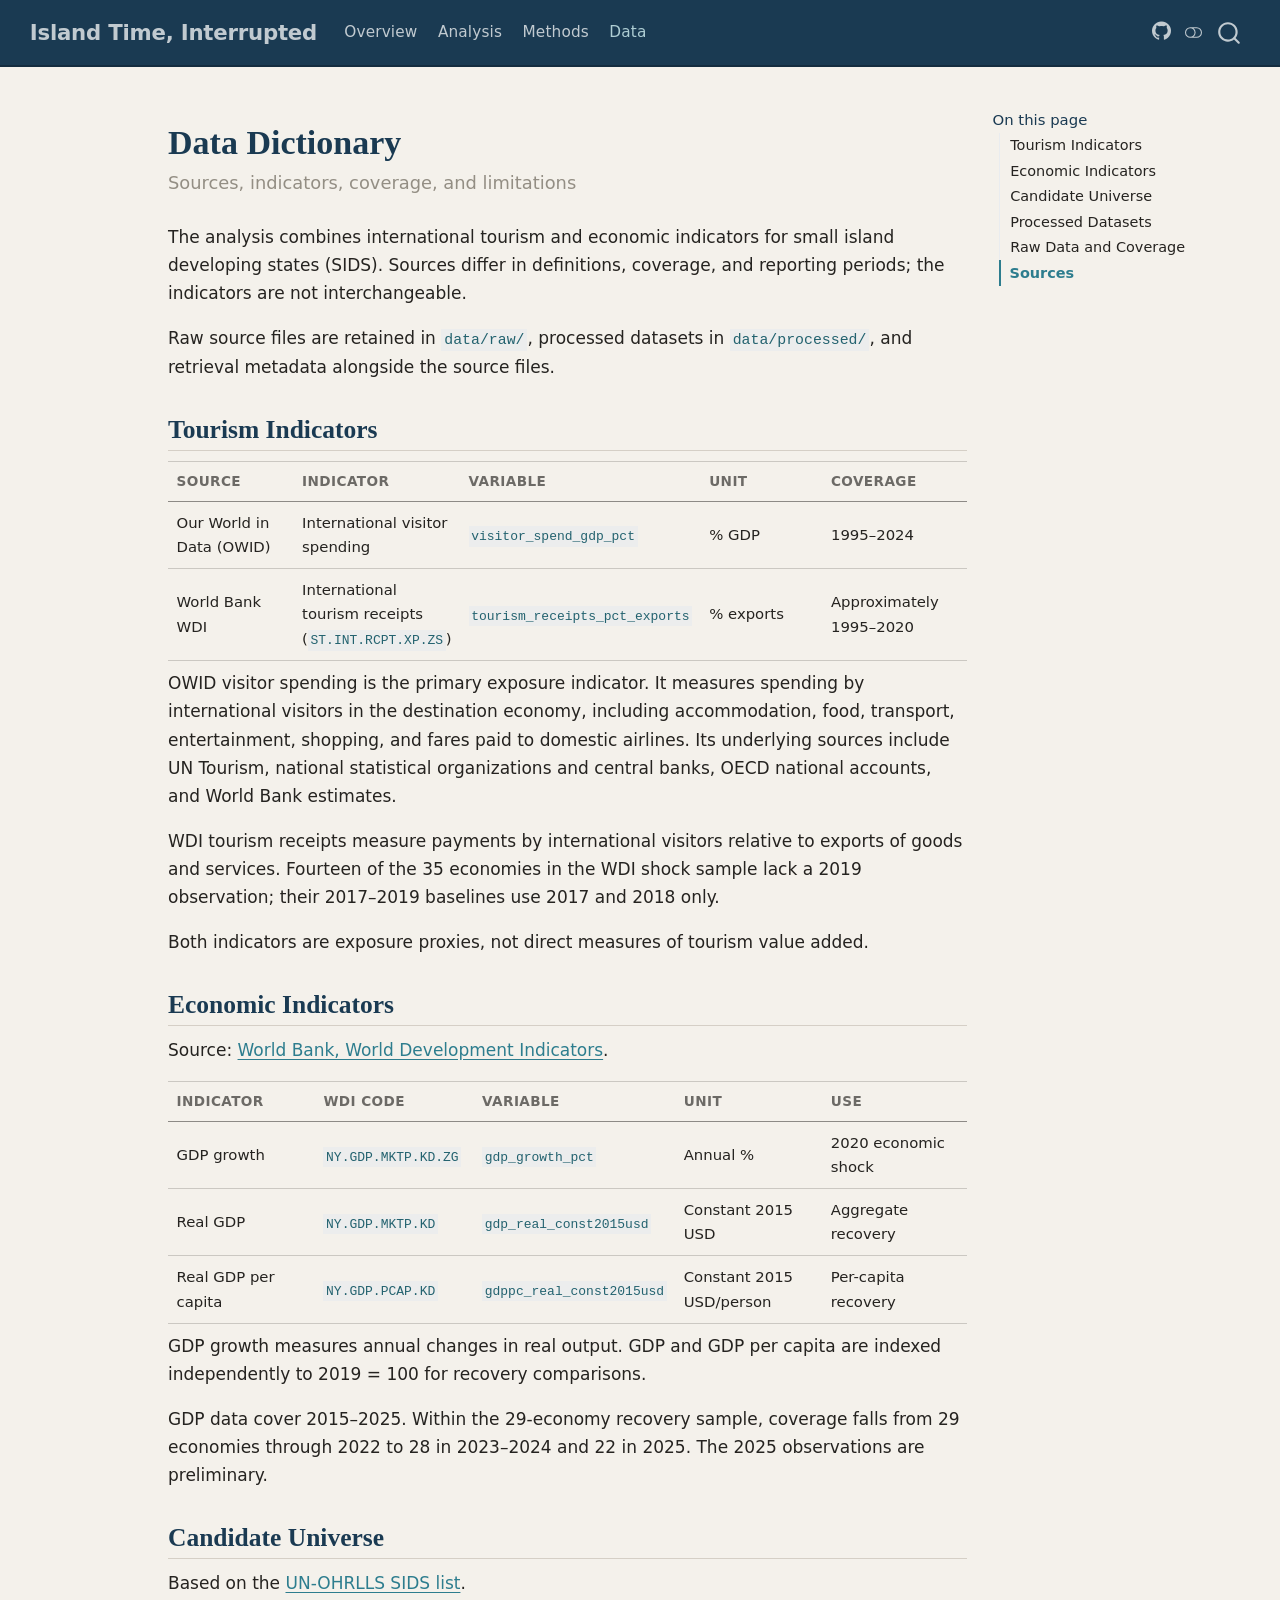
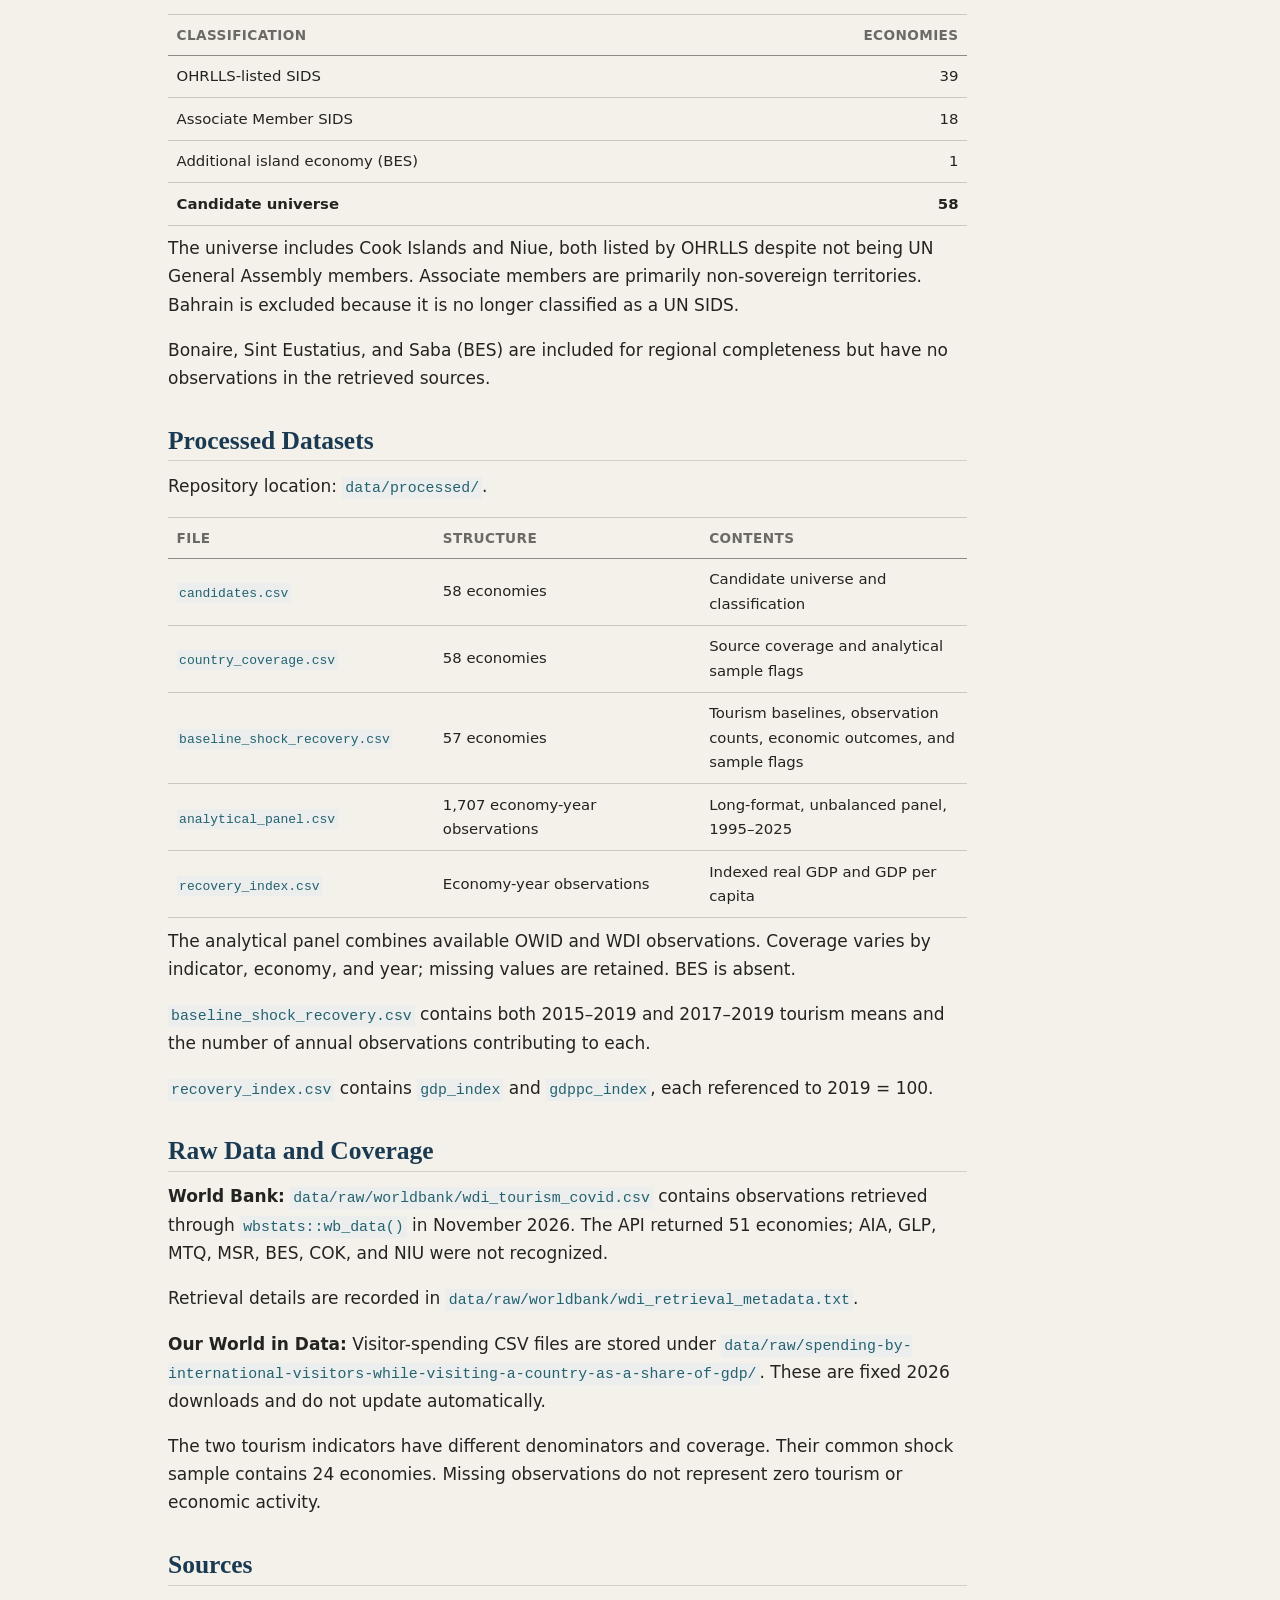
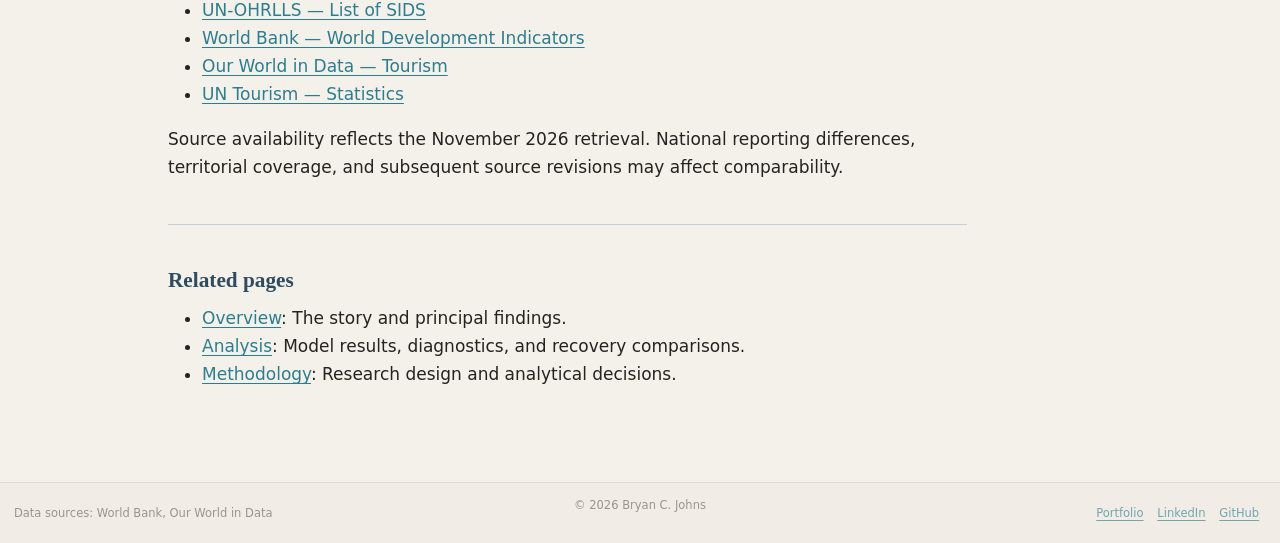
<file: docs/reports/data-dictionary.html>
<!DOCTYPE html>
<html xmlns="http://www.w3.org/1999/xhtml" lang="en" xml:lang="en"><head>

<meta charset="utf-8">
<meta name="generator" content="quarto-1.10.20">

<meta name="viewport" content="width=device-width, initial-scale=1.0, user-scalable=yes">

<meta name="author" content="Bryan C. Johns">

<title>Data Dictionary – Island Time, Interrupted</title>
<style>
/* Default styles provided by pandoc.
** See https://pandoc.org/MANUAL.html#variables-for-html for config info.
*/
span.smallcaps{font-variant: small-caps;}
div.columns{display: flex; gap: 1.5em;}
div.column{flex: auto;}
@media screen {
div.columns{gap: min(4vw, 1.5em);}
div.column{overflow-x: auto;}
}
div.hanging-indent{margin-left: 1.5em; text-indent: -1.5em;}
ul.task-list{list-style: none;}
ul.task-list li input[type="checkbox"] {
  width: 0.8em;
  margin: 0 0.8em 0.2em -1em; /* quarto-specific, see https://github.com/quarto-dev/quarto-cli/issues/4556 */ 
  vertical-align: middle;
}
</style>


<script src="../site_libs/quarto-nav/quarto-nav.js"></script>
<script src="../site_libs/quarto-nav/headroom.min.js"></script>
<script src="../site_libs/clipboard/clipboard.min.js"></script>
<script src="../site_libs/quarto-search/autocomplete.umd.js"></script>
<script src="../site_libs/quarto-search/fuse.min.js"></script>
<script src="../site_libs/quarto-search/quarto-search.js"></script>
<meta name="quarto:offset" content="../">
<link href="../reports/images/favicon.ico" rel="icon">
<script src="../site_libs/quarto-html/quarto.js" type="module"></script>
<script src="../site_libs/quarto-html/tabsets/tabsets.js" type="module"></script>
<script src="../site_libs/quarto-html/popper.min.js"></script>
<script src="../site_libs/quarto-html/tippy.umd.min.js"></script>
<script src="../site_libs/quarto-html/anchor.min.js"></script>
<link href="../site_libs/quarto-html/tippy.css" rel="stylesheet">
<link href="../site_libs/quarto-html/quarto-syntax-highlighting-17888a1159294d3eb470f19f6f52f5a5.css" rel="stylesheet" class="quarto-color-scheme" id="quarto-text-highlighting-styles">
<link href="../site_libs/quarto-html/quarto-syntax-highlighting-dark-0ae969d3293726db143f6e9eb89af930.css" rel="stylesheet" class="quarto-color-scheme quarto-color-alternate" id="quarto-text-highlighting-styles">
<link href="../site_libs/quarto-html/quarto-syntax-highlighting-17888a1159294d3eb470f19f6f52f5a5.css" rel="stylesheet" class="quarto-color-scheme-extra" id="quarto-text-highlighting-styles">
<script src="../site_libs/bootstrap/bootstrap.min.js"></script>
<link href="../site_libs/bootstrap/bootstrap-icons.css" rel="stylesheet">
<link href="../site_libs/bootstrap/bootstrap-b754941694ce357a5429fbcb5887a30f.min.css" rel="stylesheet" append-hash="true" class="quarto-color-scheme" id="quarto-bootstrap" data-mode="light">
<link href="../site_libs/bootstrap/bootstrap-dark-90fa62f4cac961284db3dcad6db8013b.min.css" rel="stylesheet" append-hash="true" class="quarto-color-scheme quarto-color-alternate" id="quarto-bootstrap" data-mode="dark">
<link href="../site_libs/bootstrap/bootstrap-b754941694ce357a5429fbcb5887a30f.min.css" rel="stylesheet" append-hash="true" class="quarto-color-scheme-extra" id="quarto-bootstrap" data-mode="light">
<script id="quarto-search-options" type="application/json">{
  "location": "navbar",
  "copy-button": false,
  "collapse-after": 3,
  "panel-placement": "end",
  "type": "overlay",
  "limit": 50,
  "keyboard-shortcut": [
    "f",
    "/",
    "s"
  ],
  "show-item-context": false,
  "language": {
    "search-no-results-text": "No results",
    "search-matching-documents-text": "matching documents",
    "search-copy-link-title": "Copy link to search",
    "search-hide-matches-text": "Hide additional matches",
    "search-more-match-text": "more match in this document",
    "search-more-matches-text": "more matches in this document",
    "search-clear-button-title": "Clear",
    "search-text-placeholder": "",
    "search-detached-cancel-button-title": "Cancel",
    "search-submit-button-title": "Submit",
    "search-label": "Search"
  }
}</script>
<style>html{ scroll-behavior: smooth; }</style>


<meta property="og:title" content="Data Dictionary – Island Time, Interrupted">
<meta property="og:description" content="Sources, indicators, coverage, and limitations">
<meta property="og:site_name" content="Island Time, Interrupted">
<meta name="twitter:title" content="Data Dictionary – Island Time, Interrupted">
<meta name="twitter:description" content="Sources, indicators, coverage, and limitations">
<meta name="twitter:card" content="summary">
</head>

<body class="nav-fixed quarto-light"><script id="quarto-html-before-body" type="application/javascript">
    const toggleBodyColorMode = (bsSheetEl) => {
      const mode = bsSheetEl.getAttribute("data-mode");
      const bodyEl = window.document.querySelector("body");
      if (mode === "dark") {
        bodyEl.classList.add("quarto-dark");
        bodyEl.classList.remove("quarto-light");
      } else {
        bodyEl.classList.add("quarto-light");
        bodyEl.classList.remove("quarto-dark");
      }
    }
    const toggleBodyColorPrimary = () => {
      const bsSheetEl = window.document.querySelector("link#quarto-bootstrap:not([rel=disabled-stylesheet])");
      if (bsSheetEl) {
        toggleBodyColorMode(bsSheetEl);
      }
    }
    const setColorSchemeToggle = (alternate) => {
      const toggles = window.document.querySelectorAll('.quarto-color-scheme-toggle');
      for (let i=0; i < toggles.length; i++) {
        const toggle = toggles[i];
        if (toggle) {
          if (alternate) {
            toggle.classList.add("alternate");
          } else {
            toggle.classList.remove("alternate");
          }
        }
      }
    };
    const toggleColorMode = (alternate) => {
      // Switch the stylesheets
      const primaryStylesheets = window.document.querySelectorAll('link.quarto-color-scheme:not(.quarto-color-alternate)');
      const alternateStylesheets = window.document.querySelectorAll('link.quarto-color-scheme.quarto-color-alternate');
      manageTransitions('#quarto-margin-sidebar .nav-link', false);
      if (alternate) {
        // note: dark is layered on light, we don't disable primary!
        enableStylesheet(alternateStylesheets);
        for (const sheetNode of alternateStylesheets) {
          if (sheetNode.id === "quarto-bootstrap") {
            toggleBodyColorMode(sheetNode);
          }
        }
      } else {
        disableStylesheet(alternateStylesheets);
        enableStylesheet(primaryStylesheets)
        toggleBodyColorPrimary();
      }
      manageTransitions('#quarto-margin-sidebar .nav-link', true);
      // Switch the toggles
      setColorSchemeToggle(alternate)
      // Hack to workaround the fact that safari doesn't
      // properly recolor the scrollbar when toggling (#1455)
      if (navigator.userAgent.indexOf('Safari') > 0 && navigator.userAgent.indexOf('Chrome') == -1) {
        manageTransitions("body", false);
        window.scrollTo(0, 1);
        setTimeout(() => {
          window.scrollTo(0, 0);
          manageTransitions("body", true);
        }, 40);
      }
    }
    const disableStylesheet = (stylesheets) => {
      for (let i=0; i < stylesheets.length; i++) {
        const stylesheet = stylesheets[i];
        stylesheet.rel = 'disabled-stylesheet';
      }
    }
    const enableStylesheet = (stylesheets) => {
      for (let i=0; i < stylesheets.length; i++) {
        const stylesheet = stylesheets[i];
        if(stylesheet.rel !== 'stylesheet') { // for Chrome, which will still FOUC without this check
          stylesheet.rel = 'stylesheet';
        }
      }
    }
    const manageTransitions = (selector, allowTransitions) => {
      const els = window.document.querySelectorAll(selector);
      for (let i=0; i < els.length; i++) {
        const el = els[i];
        if (allowTransitions) {
          el.classList.remove('notransition');
        } else {
          el.classList.add('notransition');
        }
      }
    }
    const isFileUrl = () => {
      return window.location.protocol === 'file:';
    }
    const hasAlternateSentinel = () => {
      let styleSentinel = getColorSchemeSentinel();
      if (styleSentinel !== null) {
        return styleSentinel === "alternate";
      } else {
        return false;
      }
    }
    const setStyleSentinel = (alternate) => {
      const value = alternate ? "alternate" : "default";
      if (!isFileUrl()) {
        window.localStorage.setItem("quarto-color-scheme", value);
      } else {
        localAlternateSentinel = value;
      }
    }
    const getColorSchemeSentinel = () => {
      if (!isFileUrl()) {
        const storageValue = window.localStorage.getItem("quarto-color-scheme");
        return storageValue != null ? storageValue : localAlternateSentinel;
      } else {
        return localAlternateSentinel;
      }
    }
    const toggleGiscusIfUsed = (isAlternate, darkModeDefault) => {
      const baseTheme = document.querySelector('#giscus-base-theme')?.value ?? 'light';
      const alternateTheme = document.querySelector('#giscus-alt-theme')?.value ?? 'dark';
      let newTheme = '';
      if(authorPrefersDark) {
        newTheme = isAlternate ? baseTheme : alternateTheme;
      } else {
        newTheme = isAlternate ? alternateTheme : baseTheme;
      }
      const changeGiscusTheme = () => {
        // From: https://github.com/giscus/giscus/issues/336
        const sendMessage = (message) => {
          const iframe = document.querySelector('iframe.giscus-frame');
          if (!iframe) return;
          iframe.contentWindow.postMessage({ giscus: message }, 'https://giscus.app');
        }
        sendMessage({
          setConfig: {
            theme: newTheme
          }
        });
      }
      const isGiscussLoaded = window.document.querySelector('iframe.giscus-frame') !== null;
      if (isGiscussLoaded) {
        changeGiscusTheme();
      }
    };
    const authorPrefersDark = false;
    const queryPrefersDark = window.matchMedia('(prefers-color-scheme: dark)');
    const darkModeDefault = queryPrefersDark.matches;
      document.querySelector('link#quarto-text-highlighting-styles.quarto-color-scheme-extra').rel = 'disabled-stylesheet';
      document.querySelector('link#quarto-bootstrap.quarto-color-scheme-extra').rel = 'disabled-stylesheet';
    let localAlternateSentinel = darkModeDefault ? 'alternate' : 'default';
    // Dark / light mode switch
    window.quartoToggleColorScheme = () => {
      // Read the current dark / light value
      let toAlternate = !hasAlternateSentinel();
      toggleColorMode(toAlternate);
      setStyleSentinel(toAlternate);
      toggleGiscusIfUsed(toAlternate, darkModeDefault);
      window.dispatchEvent(new Event('resize'));
    };
    queryPrefersDark.addEventListener("change", e => {
      if(window.localStorage.getItem("quarto-color-scheme") !== null)
        return;
      const alternate = e.matches
      toggleColorMode(alternate);
      localAlternateSentinel = e.matches ? 'alternate' : 'default'; // this is used alongside local storage!
      toggleGiscusIfUsed(alternate, darkModeDefault);
    });
    // Switch to dark mode if need be
    if (hasAlternateSentinel()) {
      toggleColorMode(true);
    } else {
      toggleColorMode(false);
    }
  </script>

<div id="quarto-search-results"></div>
  <header id="quarto-header" class="headroom fixed-top">
    <nav class="navbar navbar-expand-lg " data-bs-theme="dark">
      <div class="navbar-container container-fluid">
      <div class="navbar-brand-container mx-auto">
    <a class="navbar-brand" href="../index.html">
    <span class="navbar-title">Island Time, Interrupted</span>
    </a>
  </div>
            <div id="quarto-search" class="" title="Search"></div>
          <button class="navbar-toggler" type="button" data-bs-toggle="collapse" data-bs-target="#navbarCollapse" aria-controls="navbarCollapse" role="menu" aria-expanded="false" aria-label="Toggle navigation" onclick="if (window.quartoToggleHeadroom) { window.quartoToggleHeadroom(); }">
  <span class="navbar-toggler-icon"></span>
</button>
          <div class="collapse navbar-collapse" id="navbarCollapse">
            <ul class="navbar-nav navbar-nav-scroll me-auto">
  <li class="nav-item">
    <a class="nav-link" href="../reports/overview.html"> 
<span class="menu-text">Overview</span></a>
  </li>  
  <li class="nav-item">
    <a class="nav-link" href="../reports/analysis.html"> 
<span class="menu-text">Analysis</span></a>
  </li>  
  <li class="nav-item">
    <a class="nav-link" href="../reports/methodology.html"> 
<span class="menu-text">Methods</span></a>
  </li>  
  <li class="nav-item">
    <a class="nav-link active" href="../reports/data-dictionary.html" aria-current="page"> 
<span class="menu-text">Data</span></a>
  </li>  
</ul>
            <ul class="navbar-nav navbar-nav-scroll ms-auto">
  <li class="nav-item compact">
    <a class="nav-link" href="https://github.com/johbry17/Island-Time-Interrupted"> <i class="bi bi-github" role="img">
</i> 
<span class="menu-text"></span></a>
  </li>  
</ul>
          </div> <!-- /navcollapse -->
            <div class="quarto-navbar-tools">
  <a href="" class="quarto-color-scheme-toggle quarto-navigation-tool  px-1" onclick="window.quartoToggleColorScheme(); return false;" title="Toggle dark mode"><i class="bi"></i></a>
</div>
      </div> <!-- /container-fluid -->
    </nav>
</header>
<!-- content -->
<div id="quarto-content" class="quarto-container page-columns page-rows-contents page-layout-article page-navbar">
<!-- sidebar -->
<!-- margin-sidebar -->
    <div id="quarto-margin-sidebar" class="sidebar margin-sidebar">
        <nav id="TOC" role="doc-toc" class="toc-active">
    <h2 id="toc-title">On this page</h2>
   
  <ul>
  <li><a href="#tourism-indicators" id="toc-tourism-indicators" class="nav-link active" data-scroll-target="#tourism-indicators">Tourism Indicators</a></li>
  <li><a href="#economic-indicators" id="toc-economic-indicators" class="nav-link" data-scroll-target="#economic-indicators">Economic Indicators</a></li>
  <li><a href="#candidate-universe" id="toc-candidate-universe" class="nav-link" data-scroll-target="#candidate-universe">Candidate Universe</a></li>
  <li><a href="#processed-datasets" id="toc-processed-datasets" class="nav-link" data-scroll-target="#processed-datasets">Processed Datasets</a></li>
  <li><a href="#raw-data-and-coverage" id="toc-raw-data-and-coverage" class="nav-link" data-scroll-target="#raw-data-and-coverage">Raw Data and Coverage</a></li>
  <li><a href="#sources" id="toc-sources" class="nav-link" data-scroll-target="#sources">Sources</a></li>
  </ul>
</nav>
    </div>
<!-- main -->
<main class="content" id="quarto-document-content">


<header id="title-block-header" class="quarto-title-block default">
<div class="quarto-title">
<h1 class="title">Data Dictionary</h1>
<p class="subtitle lead">Sources, indicators, coverage, and limitations</p>
</div>



<div class="quarto-title-meta">

    
  
    
  </div>
  


</header>


<p>The analysis combines international tourism and economic indicators for small island developing states (SIDS). Sources differ in definitions, coverage, and reporting periods; the indicators are not interchangeable.</p>
<p>Raw source files are retained in <code>data/raw/</code>, processed datasets in <code>data/processed/</code>, and retrieval metadata alongside the source files.</p>
<section id="tourism-indicators" class="level2">
<h2 class="anchored" data-anchor-id="tourism-indicators">Tourism Indicators</h2>
<table class="caption-top table">
<colgroup>
<col style="width: 20%">
<col style="width: 20%">
<col style="width: 20%">
<col style="width: 20%">
<col style="width: 20%">
</colgroup>
<thead>
<tr class="header">
<th>Source</th>
<th>Indicator</th>
<th>Variable</th>
<th>Unit</th>
<th>Coverage</th>
</tr>
</thead>
<tbody>
<tr class="odd">
<td>Our World in Data (OWID)</td>
<td>International visitor spending</td>
<td><code>visitor_spend_gdp_pct</code></td>
<td>% GDP</td>
<td>1995–2024</td>
</tr>
<tr class="even">
<td>World Bank WDI</td>
<td>International tourism receipts (<code>ST.INT.RCPT.XP.ZS</code>)</td>
<td><code>tourism_receipts_pct_exports</code></td>
<td>% exports</td>
<td>Approximately 1995–2020</td>
</tr>
</tbody>
</table>
<p>OWID visitor spending is the primary exposure indicator. It measures spending by international visitors in the destination economy, including accommodation, food, transport, entertainment, shopping, and fares paid to domestic airlines. Its underlying sources include UN Tourism, national statistical organizations and central banks, OECD national accounts, and World Bank estimates.</p>
<p>WDI tourism receipts measure payments by international visitors relative to exports of goods and services. Fourteen of the 35 economies in the WDI shock sample lack a 2019 observation; their 2017–2019 baselines use 2017 and 2018 only.</p>
<p>Both indicators are exposure proxies, not direct measures of tourism value added.</p>
</section>
<section id="economic-indicators" class="level2">
<h2 class="anchored" data-anchor-id="economic-indicators">Economic Indicators</h2>
<p>Source: <a href="https://databank.worldbank.org/source/world-development-indicators">World Bank, World Development Indicators</a>.</p>
<table class="caption-top table">
<colgroup>
<col style="width: 20%">
<col style="width: 20%">
<col style="width: 20%">
<col style="width: 20%">
<col style="width: 20%">
</colgroup>
<thead>
<tr class="header">
<th>Indicator</th>
<th>WDI code</th>
<th>Variable</th>
<th>Unit</th>
<th>Use</th>
</tr>
</thead>
<tbody>
<tr class="odd">
<td>GDP growth</td>
<td><code>NY.GDP.MKTP.KD.ZG</code></td>
<td><code>gdp_growth_pct</code></td>
<td>Annual %</td>
<td>2020 economic shock</td>
</tr>
<tr class="even">
<td>Real GDP</td>
<td><code>NY.GDP.MKTP.KD</code></td>
<td><code>gdp_real_const2015usd</code></td>
<td>Constant 2015 USD</td>
<td>Aggregate recovery</td>
</tr>
<tr class="odd">
<td>Real GDP per capita</td>
<td><code>NY.GDP.PCAP.KD</code></td>
<td><code>gdppc_real_const2015usd</code></td>
<td>Constant 2015 USD/person</td>
<td>Per-capita recovery</td>
</tr>
</tbody>
</table>
<p>GDP growth measures annual changes in real output. GDP and GDP per capita are indexed independently to 2019 = 100 for recovery comparisons.</p>
<p>GDP data cover 2015–2025. Within the 29-economy recovery sample, coverage falls from 29 economies through 2022 to 28 in 2023–2024 and 22 in 2025. The 2025 observations are preliminary.</p>
</section>
<section id="candidate-universe" class="level2">
<h2 class="anchored" data-anchor-id="candidate-universe">Candidate Universe</h2>
<p>Based on the <a href="https://www.un.org/ohrlls/content/list-sids">UN-OHRLLS SIDS list</a>.</p>
<table class="caption-top table">
<thead>
<tr class="header">
<th>Classification</th>
<th style="text-align: right;">Economies</th>
</tr>
</thead>
<tbody>
<tr class="odd">
<td>OHRLLS-listed SIDS</td>
<td style="text-align: right;">39</td>
</tr>
<tr class="even">
<td>Associate Member SIDS</td>
<td style="text-align: right;">18</td>
</tr>
<tr class="odd">
<td>Additional island economy (BES)</td>
<td style="text-align: right;">1</td>
</tr>
<tr class="even">
<td><strong>Candidate universe</strong></td>
<td style="text-align: right;"><strong>58</strong></td>
</tr>
</tbody>
</table>
<p>The universe includes Cook Islands and Niue, both listed by OHRLLS despite not being UN General Assembly members. Associate members are primarily non-sovereign territories. Bahrain is excluded because it is no longer classified as a UN SIDS.</p>
<p>Bonaire, Sint Eustatius, and Saba (BES) are included for regional completeness but have no observations in the retrieved sources.</p>
</section>
<section id="processed-datasets" class="level2">
<h2 class="anchored" data-anchor-id="processed-datasets">Processed Datasets</h2>
<p>Repository location: <code>data/processed/</code>.</p>
<table class="caption-top table">
<colgroup>
<col style="width: 33%">
<col style="width: 33%">
<col style="width: 33%">
</colgroup>
<thead>
<tr class="header">
<th>File</th>
<th>Structure</th>
<th>Contents</th>
</tr>
</thead>
<tbody>
<tr class="odd">
<td><code>candidates.csv</code></td>
<td>58 economies</td>
<td>Candidate universe and classification</td>
</tr>
<tr class="even">
<td><code>country_coverage.csv</code></td>
<td>58 economies</td>
<td>Source coverage and analytical sample flags</td>
</tr>
<tr class="odd">
<td><code>baseline_shock_recovery.csv</code></td>
<td>57 economies</td>
<td>Tourism baselines, observation counts, economic outcomes, and sample flags</td>
</tr>
<tr class="even">
<td><code>analytical_panel.csv</code></td>
<td>1,707 economy-year observations</td>
<td>Long-format, unbalanced panel, 1995–2025</td>
</tr>
<tr class="odd">
<td><code>recovery_index.csv</code></td>
<td>Economy-year observations</td>
<td>Indexed real GDP and GDP per capita</td>
</tr>
</tbody>
</table>
<p>The analytical panel combines available OWID and WDI observations. Coverage varies by indicator, economy, and year; missing values are retained. BES is absent.</p>
<p><code>baseline_shock_recovery.csv</code> contains both 2015–2019 and 2017–2019 tourism means and the number of annual observations contributing to each.</p>
<p><code>recovery_index.csv</code> contains <code>gdp_index</code> and <code>gdppc_index</code>, each referenced to 2019 = 100.</p>
</section>
<section id="raw-data-and-coverage" class="level2">
<h2 class="anchored" data-anchor-id="raw-data-and-coverage">Raw Data and Coverage</h2>
<p><strong>World Bank:</strong> <code>data/raw/worldbank/wdi_tourism_covid.csv</code> contains observations retrieved through <code>wbstats::wb_data()</code> in November 2026. The API returned 51 economies; AIA, GLP, MTQ, MSR, BES, COK, and NIU were not recognized.</p>
<p>Retrieval details are recorded in <code>data/raw/worldbank/wdi_retrieval_metadata.txt</code>.</p>
<p><strong>Our World in Data:</strong> Visitor-spending CSV files are stored under <code>data/raw/spending-by-international-visitors-while-visiting-a-country-as-a-share-of-gdp/</code>. These are fixed 2026 downloads and do not update automatically.</p>
<p>The two tourism indicators have different denominators and coverage. Their common shock sample contains 24 economies. Missing observations do not represent zero tourism or economic activity.</p>
</section>
<section id="sources" class="level2">
<h2 class="anchored" data-anchor-id="sources">Sources</h2>
<ul>
<li><a href="https://www.un.org/ohrlls/content/list-sids">UN-OHRLLS — List of SIDS</a></li>
<li><a href="https://databank.worldbank.org/source/world-development-indicators">World Bank — World Development Indicators</a></li>
<li><a href="https://ourworldindata.org/tourism">Our World in Data — Tourism</a></li>
<li><a href="https://www.unwto.org/tourism-statistics">UN Tourism — Statistics</a></li>
</ul>
<p>Source availability reflects the November 2026 retrieval. National reporting differences, territorial coverage, and subsequent source revisions may affect comparability.</p>
<hr>
<section id="related-pages" class="level4">
<h4 class="anchored" data-anchor-id="related-pages">Related pages</h4>
<ul>
<li><a href="../reports/overview.html">Overview</a>: The story and principal findings.</li>
<li><a href="../reports/analysis.html">Analysis</a>: Model results, diagnostics, and recovery comparisons.</li>
<li><a href="../reports/methodology.html">Methodology</a>: Research design and analytical decisions.</li>
</ul>


</section>
</section>

<a onclick="window.scrollTo(0, 0); return false;" role="button" id="quarto-back-to-top"><i class="bi bi-arrow-up"></i> Back to top</a></main> <!-- /main -->
<script id="quarto-html-after-body" type="application/javascript">
  window.document.addEventListener("DOMContentLoaded", function (event) {
    // Ensure there is a toggle, if there isn't float one in the top right
    if (window.document.querySelector('.quarto-color-scheme-toggle') === null) {
      const a = window.document.createElement('a');
      a.classList.add('top-right');
      a.classList.add('quarto-color-scheme-toggle');
      a.href = "";
      a.onclick = function() { try { window.quartoToggleColorScheme(); } catch {} return false; };
      const i = window.document.createElement("i");
      i.classList.add('bi');
      a.appendChild(i);
      window.document.body.appendChild(a);
    }
    setColorSchemeToggle(hasAlternateSentinel())
    const icon = "";
    const anchorJS = new window.AnchorJS();
    anchorJS.options = {
      placement: 'right',
      icon: icon
    };
    anchorJS.add('.anchored');
    const isCodeAnnotation = (el) => {
      for (const clz of el.classList) {
        if (clz.startsWith('code-annotation-')) {                     
          return true;
        }
      }
      return false;
    }
    const onCopySuccess = function(e) {
      // button target
      const button = e.trigger;
      // don't keep focus
      button.blur();
      // flash "checked"
      button.classList.add('code-copy-button-checked');
      var currentTitle = button.getAttribute("title");
      button.setAttribute("title", "Copied!");
      let tooltip;
      if (window.bootstrap) {
        button.setAttribute("data-bs-toggle", "tooltip");
        button.setAttribute("data-bs-placement", "left");
        button.setAttribute("data-bs-title", "Copied!");
        tooltip = new bootstrap.Tooltip(button, 
          { trigger: "manual", 
            customClass: "code-copy-button-tooltip",
            offset: [0, -8]});
        tooltip.show();    
      }
      setTimeout(function() {
        if (tooltip) {
          tooltip.hide();
          button.removeAttribute("data-bs-title");
          button.removeAttribute("data-bs-toggle");
          button.removeAttribute("data-bs-placement");
        }
        button.setAttribute("title", currentTitle);
        button.classList.remove('code-copy-button-checked');
      }, 1000);
      // clear code selection
      e.clearSelection();
    }
    const getTextToCopy = function(trigger) {
      const outerScaffold = trigger.parentElement.cloneNode(true);
      const codeEl = outerScaffold.querySelector('code');
      for (const childEl of codeEl.children) {
        if (isCodeAnnotation(childEl)) {
          childEl.remove();
        }
      }
      return codeEl.innerText;
    }
    const clipboard = new window.ClipboardJS('.code-copy-button:not([data-in-quarto-modal])', {
      text: getTextToCopy
    });
    clipboard.on('success', onCopySuccess);
    if (window.document.getElementById('quarto-embedded-source-code-modal')) {
      const clipboardModal = new window.ClipboardJS('.code-copy-button[data-in-quarto-modal]', {
        text: getTextToCopy,
        container: window.document.getElementById('quarto-embedded-source-code-modal')
      });
      clipboardModal.on('success', onCopySuccess);
    }
      var localhostRegex = new RegExp(/^(?:http|https):\/\/localhost\:?[0-9]*\//);
      var mailtoRegex = new RegExp(/^mailto:/);
        var filterRegex = new RegExp('/' + window.location.host + '/');
      var isInternal = (href) => {
          return filterRegex.test(href) || localhostRegex.test(href) || mailtoRegex.test(href);
      }
      // Inspect non-navigation links and adorn them if external
     var links = window.document.querySelectorAll('a[href]:not(.nav-link):not(.navbar-brand):not(.toc-action):not(.sidebar-link):not(.sidebar-item-toggle):not(.pagination-link):not(.no-external):not([aria-hidden]):not(.dropdown-item):not(.quarto-navigation-tool):not(.about-link)');
      for (var i=0; i<links.length; i++) {
        const link = links[i];
        if (!isInternal(link.href)) {
          // undo the damage that might have been done by quarto-nav.js in the case of
          // links that we want to consider external
          if (link.dataset.originalHref !== undefined) {
            link.href = link.dataset.originalHref;
          }
        }
      }
    function tippyHover(el, contentFn, onTriggerFn, onUntriggerFn) {
      const config = {
        allowHTML: true,
        maxWidth: 500,
        delay: 100,
        arrow: false,
        appendTo: function(el) {
            return el.parentElement;
        },
        interactive: true,
        interactiveBorder: 10,
        theme: 'quarto',
        placement: 'bottom-start',
      };
      if (contentFn) {
        config.content = contentFn;
      }
      if (onTriggerFn) {
        config.onTrigger = onTriggerFn;
      }
      if (onUntriggerFn) {
        config.onUntrigger = onUntriggerFn;
      }
      window.tippy(el, config); 
    }
    const noterefs = window.document.querySelectorAll('a[role="doc-noteref"]');
    for (var i=0; i<noterefs.length; i++) {
      const ref = noterefs[i];
      tippyHover(ref, function() {
        // use id or data attribute instead here
        let href = ref.getAttribute('data-footnote-href') || ref.getAttribute('href');
        try { href = new URL(href).hash; } catch {}
        const id = href.replace(/^#\/?/, "");
        const note = window.document.getElementById(id);
        if (note) {
          return note.innerHTML;
        } else {
          return "";
        }
      });
    }
    const xrefs = window.document.querySelectorAll('a.quarto-xref');
    const processXRef = (id, note) => {
      // Strip column container classes
      const stripColumnClz = (el) => {
        el.classList.remove("page-full", "page-columns");
        if (el.children) {
          for (const child of el.children) {
            stripColumnClz(child);
          }
        }
      }
      stripColumnClz(note)
      if (id === null || id.startsWith('sec-')) {
        // Special case sections, only their first couple elements
        const container = document.createElement("div");
        if (note.children && note.children.length > 2) {
          container.appendChild(note.children[0].cloneNode(true));
          for (let i = 1; i < note.children.length; i++) {
            const child = note.children[i];
            if (child.tagName === "P" && child.innerText === "") {
              continue;
            } else {
              container.appendChild(child.cloneNode(true));
              break;
            }
          }
          if (window.Quarto?.typesetMath) {
            window.Quarto.typesetMath(container);
          }
          return container.innerHTML
        } else {
          if (window.Quarto?.typesetMath) {
            window.Quarto.typesetMath(note);
          }
          return note.innerHTML;
        }
      } else {
        // Remove any anchor links if they are present
        const anchorLink = note.querySelector('a.anchorjs-link');
        if (anchorLink) {
          anchorLink.remove();
        }
        if (window.Quarto?.typesetMath) {
          window.Quarto.typesetMath(note);
        }
        if (note.classList.contains("callout")) {
          return note.outerHTML;
        } else {
          return note.innerHTML;
        }
      }
    }
    for (var i=0; i<xrefs.length; i++) {
      const xref = xrefs[i];
      tippyHover(xref, undefined, function(instance) {
        instance.disable();
        let url = xref.getAttribute('href');
        let hash = undefined; 
        if (url.startsWith('#')) {
          hash = url;
        } else {
          try { hash = new URL(url).hash; } catch {}
        }
        if (hash) {
          const id = hash.replace(/^#\/?/, "");
          const note = window.document.getElementById(id);
          if (note !== null) {
            try {
              const html = processXRef(id, note.cloneNode(true));
              instance.setContent(html);
            } finally {
              instance.enable();
              instance.show();
            }
          } else {
            // See if we can fetch this
            fetch(url.split('#')[0])
            .then(res => res.text())
            .then(html => {
              const parser = new DOMParser();
              const htmlDoc = parser.parseFromString(html, "text/html");
              const note = htmlDoc.getElementById(id);
              if (note !== null) {
                const html = processXRef(id, note);
                instance.setContent(html);
              } 
            }).finally(() => {
              instance.enable();
              instance.show();
            });
          }
        } else {
          // See if we can fetch a full url (with no hash to target)
          // This is a special case and we should probably do some content thinning / targeting
          fetch(url)
          .then(res => res.text())
          .then(html => {
            const parser = new DOMParser();
            const htmlDoc = parser.parseFromString(html, "text/html");
            const note = htmlDoc.querySelector('main.content');
            if (note !== null) {
              // This should only happen for chapter cross references
              // (since there is no id in the URL)
              // remove the first header
              if (note.children.length > 0 && note.children[0].tagName === "HEADER") {
                note.children[0].remove();
              }
              const html = processXRef(null, note);
              instance.setContent(html);
            } 
          }).finally(() => {
            instance.enable();
            instance.show();
          });
        }
      }, function(instance) {
      });
    }
        let selectedAnnoteEl;
        const selectorForAnnotation = ( cell, annotation) => {
          let cellAttr = 'data-code-cell="' + cell + '"';
          let lineAttr = 'data-code-annotation="' +  annotation + '"';
          const selector = 'span[' + cellAttr + '][' + lineAttr + ']';
          return selector;
        }
        const selectCodeLines = (annoteEl) => {
          const doc = window.document;
          const targetCell = annoteEl.getAttribute("data-target-cell");
          const targetAnnotation = annoteEl.getAttribute("data-target-annotation");
          const annoteSpan = window.document.querySelector(selectorForAnnotation(targetCell, targetAnnotation));
          const lines = annoteSpan.getAttribute("data-code-lines").split(",");
          const lineIds = lines.map((line) => {
            return targetCell + "-" + line;
          })
          let top = null;
          let height = null;
          let parent = null;
          if (lineIds.length > 0) {
              //compute the position of the single el (top and bottom and make a div)
              const el = window.document.getElementById(lineIds[0]);
              top = el.offsetTop;
              height = el.offsetHeight;
              parent = el.parentElement.parentElement;
            if (lineIds.length > 1) {
              const lastEl = window.document.getElementById(lineIds[lineIds.length - 1]);
              const bottom = lastEl.offsetTop + lastEl.offsetHeight;
              height = bottom - top;
            }
            if (top !== null && height !== null && parent !== null) {
              // cook up a div (if necessary) and position it 
              let div = window.document.getElementById("code-annotation-line-highlight");
              if (div === null) {
                div = window.document.createElement("div");
                div.setAttribute("id", "code-annotation-line-highlight");
                div.style.position = 'absolute';
                parent.appendChild(div);
              }
              div.style.top = top - 2 + "px";
              div.style.height = height + 4 + "px";
              div.style.left = 0;
              let gutterDiv = window.document.getElementById("code-annotation-line-highlight-gutter");
              if (gutterDiv === null) {
                gutterDiv = window.document.createElement("div");
                gutterDiv.setAttribute("id", "code-annotation-line-highlight-gutter");
                gutterDiv.style.position = 'absolute';
                const codeCell = window.document.getElementById(targetCell);
                const gutter = codeCell.querySelector('.code-annotation-gutter');
                gutter.appendChild(gutterDiv);
              }
              gutterDiv.style.top = top - 2 + "px";
              gutterDiv.style.height = height + 4 + "px";
            }
            selectedAnnoteEl = annoteEl;
          }
        };
        const unselectCodeLines = () => {
          const elementsIds = ["code-annotation-line-highlight", "code-annotation-line-highlight-gutter"];
          elementsIds.forEach((elId) => {
            const div = window.document.getElementById(elId);
            if (div) {
              div.remove();
            }
          });
          selectedAnnoteEl = undefined;
        };
          // Handle positioning of the toggle
      window.addEventListener(
        "resize",
        throttle(() => {
          elRect = undefined;
          if (selectedAnnoteEl) {
            selectCodeLines(selectedAnnoteEl);
          }
        }, 10)
      );
      function throttle(fn, ms) {
      let throttle = false;
      let timer;
        return (...args) => {
          if(!throttle) { // first call gets through
              fn.apply(this, args);
              throttle = true;
          } else { // all the others get throttled
              if(timer) clearTimeout(timer); // cancel #2
              timer = setTimeout(() => {
                fn.apply(this, args);
                timer = throttle = false;
              }, ms);
          }
        };
      }
        // Attach click handler to the DT
        const annoteDls = window.document.querySelectorAll('dt[data-target-cell]');
        for (const annoteDlNode of annoteDls) {
          annoteDlNode.addEventListener('click', (event) => {
            const clickedEl = event.target;
            if (clickedEl !== selectedAnnoteEl) {
              unselectCodeLines();
              const activeEl = window.document.querySelector('dt[data-target-cell].code-annotation-active');
              if (activeEl) {
                activeEl.classList.remove('code-annotation-active');
              }
              selectCodeLines(clickedEl);
              clickedEl.classList.add('code-annotation-active');
            } else {
              // Unselect the line
              unselectCodeLines();
              clickedEl.classList.remove('code-annotation-active');
            }
          });
        }
    const findCites = (el) => {
      const parentEl = el.parentElement;
      if (parentEl) {
        const cites = parentEl.dataset.cites;
        if (cites) {
          return {
            el,
            cites: cites.split(' ')
          };
        } else {
          return findCites(el.parentElement)
        }
      } else {
        return undefined;
      }
    };
    var bibliorefs = window.document.querySelectorAll('a[role="doc-biblioref"]');
    for (var i=0; i<bibliorefs.length; i++) {
      const ref = bibliorefs[i];
      const citeInfo = findCites(ref);
      if (citeInfo) {
        tippyHover(citeInfo.el, function() {
          var popup = window.document.createElement('div');
          citeInfo.cites.forEach(function(cite) {
            var citeDiv = window.document.createElement('div');
            citeDiv.classList.add('hanging-indent');
            citeDiv.classList.add('csl-entry');
            var biblioDiv = window.document.getElementById('ref-' + cite);
            if (biblioDiv) {
              citeDiv.innerHTML = biblioDiv.innerHTML;
            }
            popup.appendChild(citeDiv);
          });
          return popup.innerHTML;
        });
      }
    }
  });
  </script>
</div> <!-- /content -->
<footer class="footer">
  <div class="nav-footer">
    <div class="nav-footer-left">
<p>Data sources: World Bank, Our World in Data</p>
</div>   
    <div class="nav-footer-center">
<p>© <span id="copyright-year">2026</span> Bryan C. Johns</p>
</div>
    <div class="nav-footer-right">
      <ul class="footer-items list-unstyled">
    <li class="nav-item">
    <a class="nav-link" href="https://informedwanderer.com">
<p>Portfolio</p>
</a>
  </li>  
    <li class="nav-item">
    <a class="nav-link" href="https://www.linkedin.com/in/b-johns/">
<p>LinkedIn</p>
</a>
  </li>  
    <li class="nav-item">
    <a class="nav-link" href="https://github.com/johbry17">
<p>GitHub</p>
</a>
  </li>  
</ul>
    </div>
  </div>
</footer>
<script src="scripts/site.js"></script>




<script src="../site_libs/quarto-html/zenscroll-min.js"></script>
</body></html>
</file>
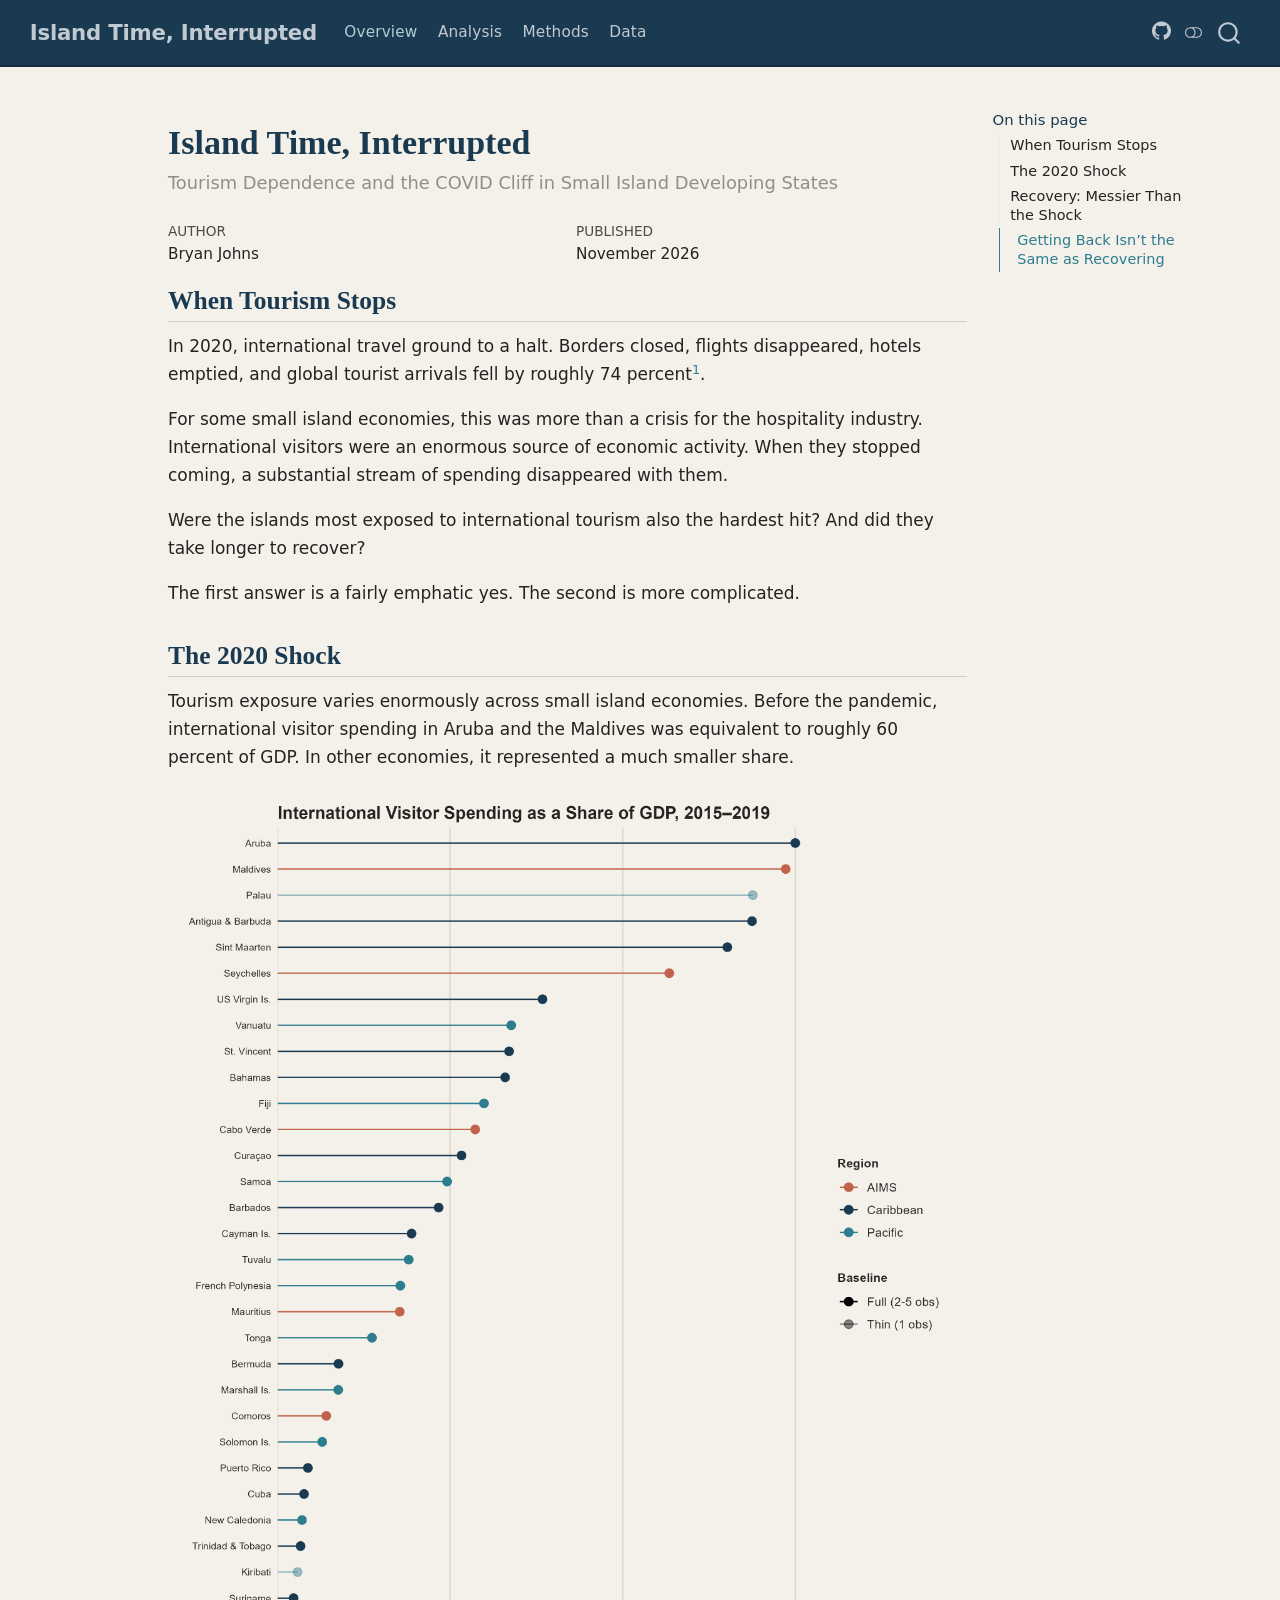
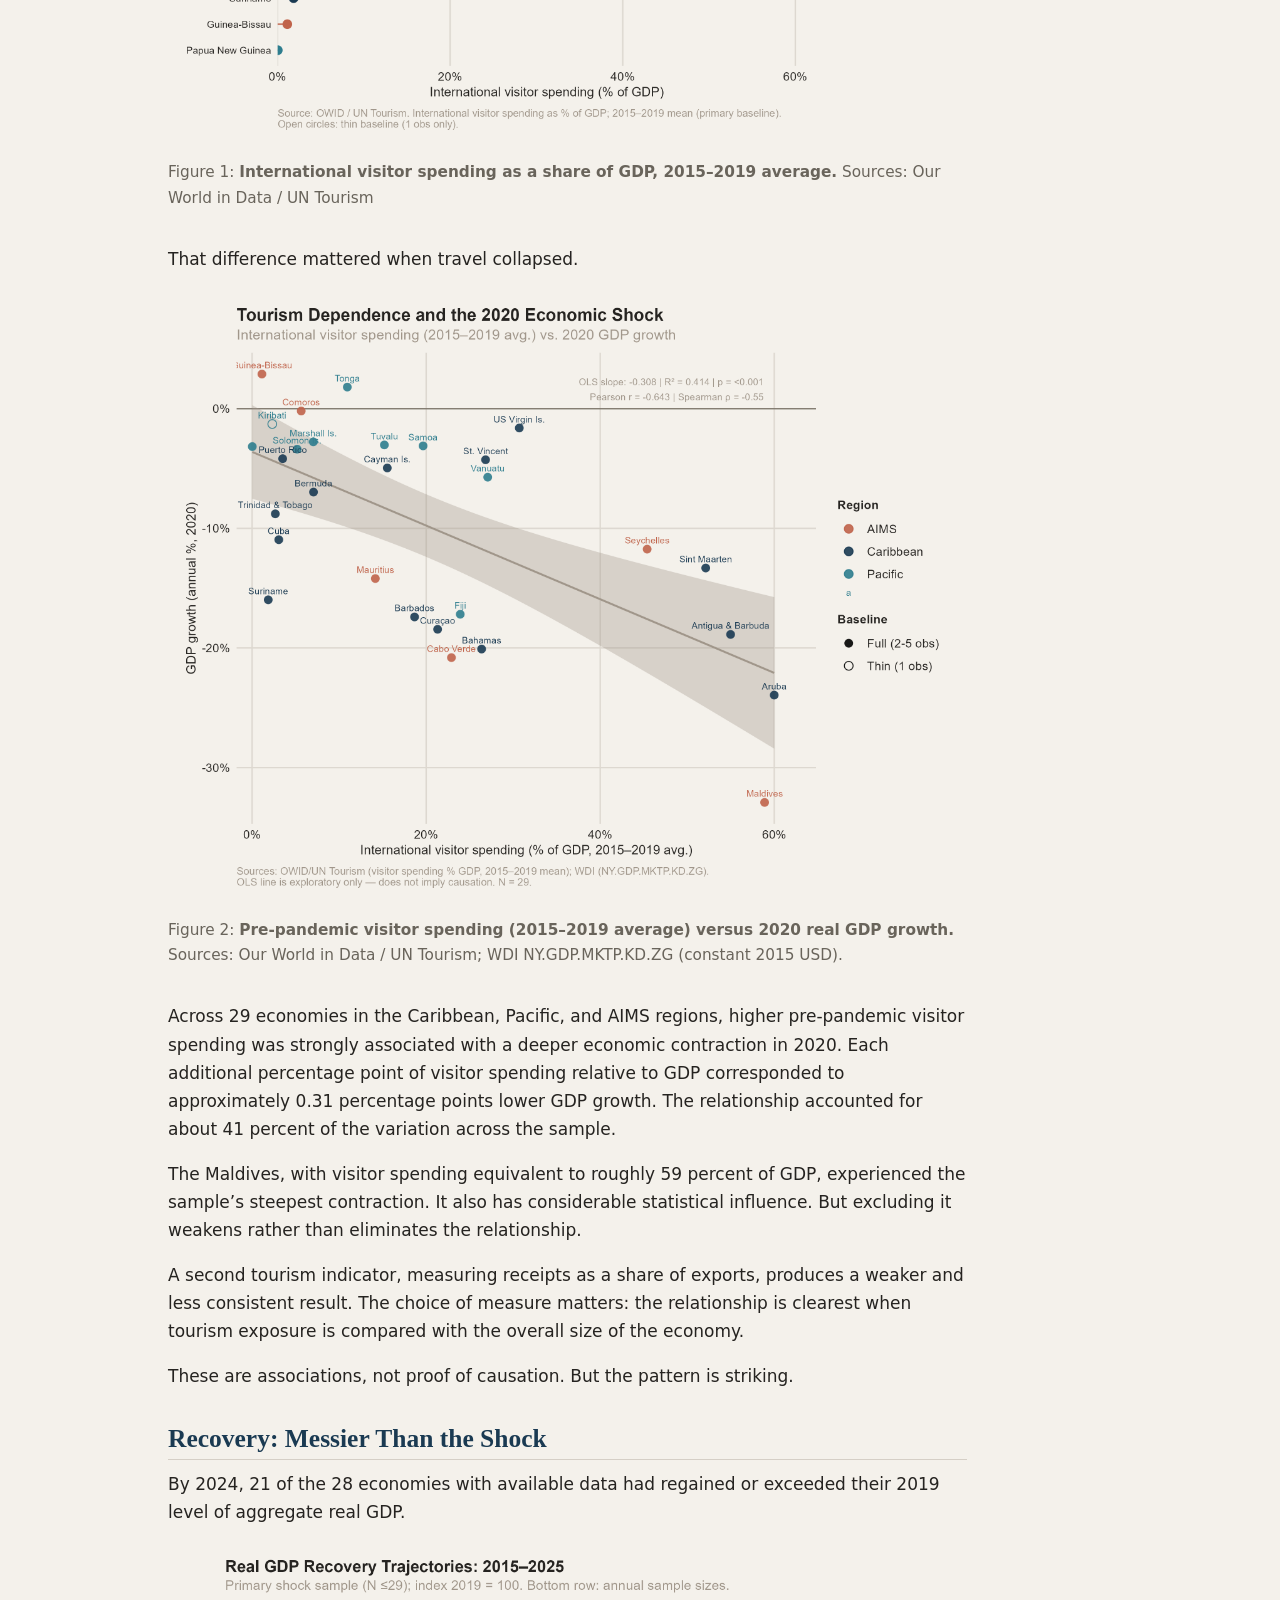
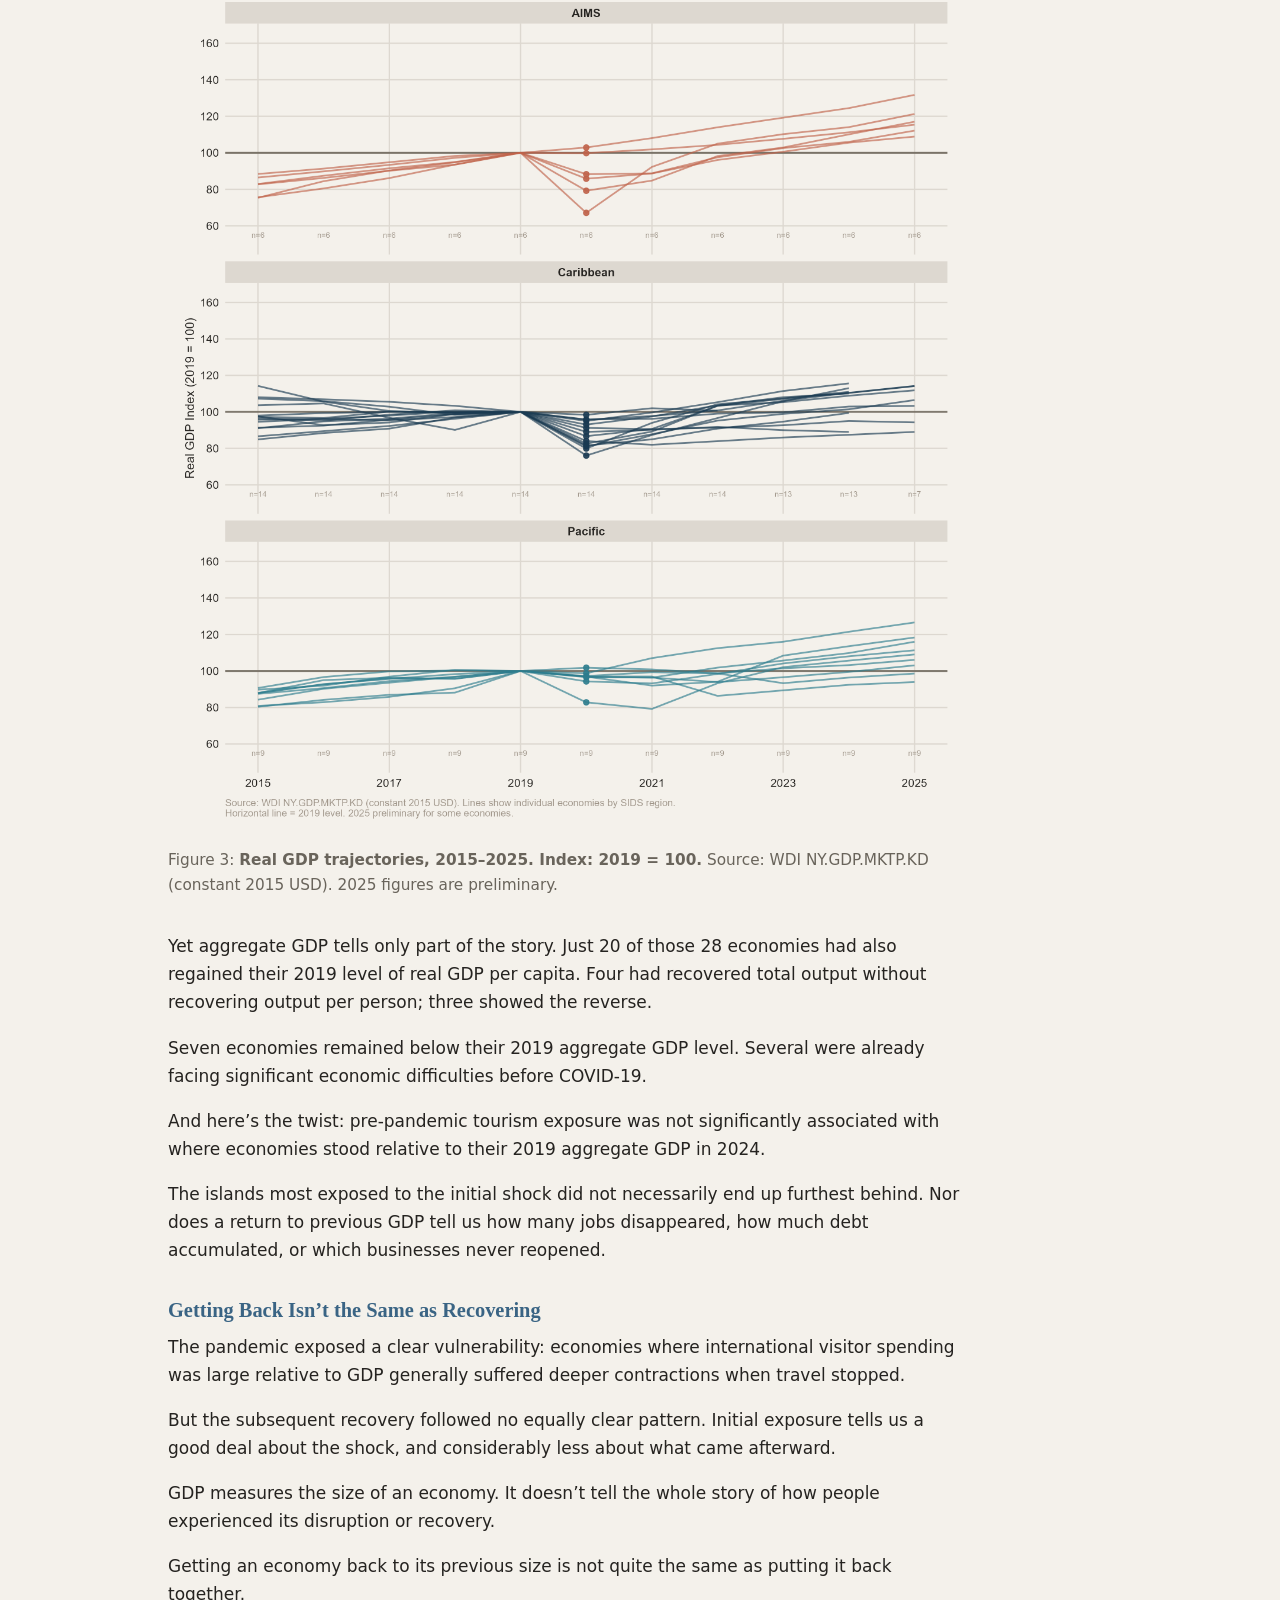
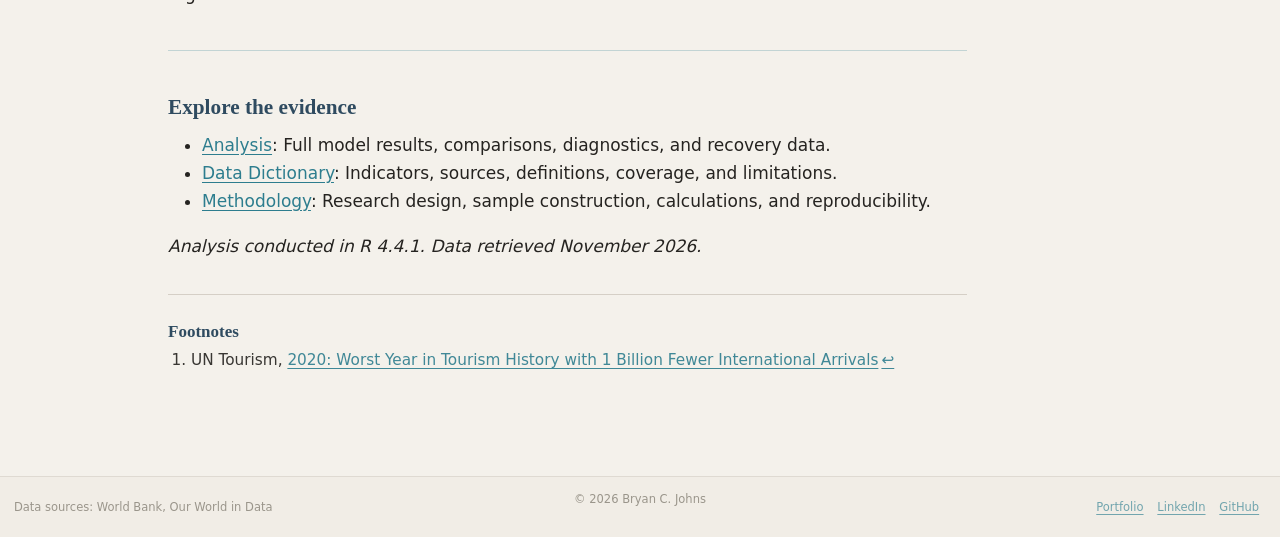
<file: docs/reports/overview.html>
<!DOCTYPE html>
<html xmlns="http://www.w3.org/1999/xhtml" lang="en" xml:lang="en"><head>

<meta charset="utf-8">
<meta name="generator" content="quarto-1.10.20">

<meta name="viewport" content="width=device-width, initial-scale=1.0, user-scalable=yes">

<meta name="author" content="Bryan C. Johns">

<title>Island Time, Interrupted</title>
<style>
/* Default styles provided by pandoc.
** See https://pandoc.org/MANUAL.html#variables-for-html for config info.
*/
span.smallcaps{font-variant: small-caps;}
div.columns{display: flex; gap: 1.5em;}
div.column{flex: auto;}
@media screen {
div.columns{gap: min(4vw, 1.5em);}
div.column{overflow-x: auto;}
}
div.hanging-indent{margin-left: 1.5em; text-indent: -1.5em;}
ul.task-list{list-style: none;}
ul.task-list li input[type="checkbox"] {
  width: 0.8em;
  margin: 0 0.8em 0.2em -1em; /* quarto-specific, see https://github.com/quarto-dev/quarto-cli/issues/4556 */ 
  vertical-align: middle;
}
</style>


<script src="../site_libs/quarto-nav/quarto-nav.js"></script>
<script src="../site_libs/quarto-nav/headroom.min.js"></script>
<script src="../site_libs/clipboard/clipboard.min.js"></script>
<script src="../site_libs/quarto-search/autocomplete.umd.js"></script>
<script src="../site_libs/quarto-search/fuse.min.js"></script>
<script src="../site_libs/quarto-search/quarto-search.js"></script>
<meta name="quarto:offset" content="../">
<link href="../reports/images/favicon.ico" rel="icon">
<script src="../site_libs/quarto-html/quarto.js" type="module"></script>
<script src="../site_libs/quarto-html/tabsets/tabsets.js" type="module"></script>
<script src="../site_libs/quarto-html/popper.min.js"></script>
<script src="../site_libs/quarto-html/tippy.umd.min.js"></script>
<script src="../site_libs/quarto-html/anchor.min.js"></script>
<link href="../site_libs/quarto-html/tippy.css" rel="stylesheet">
<link href="../site_libs/quarto-html/quarto-syntax-highlighting-17888a1159294d3eb470f19f6f52f5a5.css" rel="stylesheet" class="quarto-color-scheme" id="quarto-text-highlighting-styles">
<link href="../site_libs/quarto-html/quarto-syntax-highlighting-dark-0ae969d3293726db143f6e9eb89af930.css" rel="stylesheet" class="quarto-color-scheme quarto-color-alternate" id="quarto-text-highlighting-styles">
<link href="../site_libs/quarto-html/quarto-syntax-highlighting-17888a1159294d3eb470f19f6f52f5a5.css" rel="stylesheet" class="quarto-color-scheme-extra" id="quarto-text-highlighting-styles">
<script src="../site_libs/bootstrap/bootstrap.min.js"></script>
<link href="../site_libs/bootstrap/bootstrap-icons.css" rel="stylesheet">
<link href="../site_libs/bootstrap/bootstrap-b754941694ce357a5429fbcb5887a30f.min.css" rel="stylesheet" append-hash="true" class="quarto-color-scheme" id="quarto-bootstrap" data-mode="light">
<link href="../site_libs/bootstrap/bootstrap-dark-90fa62f4cac961284db3dcad6db8013b.min.css" rel="stylesheet" append-hash="true" class="quarto-color-scheme quarto-color-alternate" id="quarto-bootstrap" data-mode="dark">
<link href="../site_libs/bootstrap/bootstrap-b754941694ce357a5429fbcb5887a30f.min.css" rel="stylesheet" append-hash="true" class="quarto-color-scheme-extra" id="quarto-bootstrap" data-mode="light">
<script id="quarto-search-options" type="application/json">{
  "location": "navbar",
  "copy-button": false,
  "collapse-after": 3,
  "panel-placement": "end",
  "type": "overlay",
  "limit": 50,
  "keyboard-shortcut": [
    "f",
    "/",
    "s"
  ],
  "show-item-context": false,
  "language": {
    "search-no-results-text": "No results",
    "search-matching-documents-text": "matching documents",
    "search-copy-link-title": "Copy link to search",
    "search-hide-matches-text": "Hide additional matches",
    "search-more-match-text": "more match in this document",
    "search-more-matches-text": "more matches in this document",
    "search-clear-button-title": "Clear",
    "search-text-placeholder": "",
    "search-detached-cancel-button-title": "Cancel",
    "search-submit-button-title": "Submit",
    "search-label": "Search"
  }
}</script>
<style>html{ scroll-behavior: smooth; }</style>


<meta property="og:title" content="Island Time, Interrupted">
<meta property="og:description" content="Tourism Dependence and the COVID Cliff in Small Island Developing States">
<meta property="og:image" content="../output/figures/fig7_recovery_trajectories_light.png">
<meta property="og:site_name" content="Island Time, Interrupted">
<meta name="twitter:title" content="Island Time, Interrupted">
<meta name="twitter:description" content="Tourism Dependence and the COVID Cliff in Small Island Developing States">
<meta name="twitter:image" content="../output/figures/fig7_recovery_trajectories_light.png">
<meta name="twitter:card" content="summary_large_image">
</head>

<body class="nav-fixed quarto-light"><script id="quarto-html-before-body" type="application/javascript">
    const toggleBodyColorMode = (bsSheetEl) => {
      const mode = bsSheetEl.getAttribute("data-mode");
      const bodyEl = window.document.querySelector("body");
      if (mode === "dark") {
        bodyEl.classList.add("quarto-dark");
        bodyEl.classList.remove("quarto-light");
      } else {
        bodyEl.classList.add("quarto-light");
        bodyEl.classList.remove("quarto-dark");
      }
    }
    const toggleBodyColorPrimary = () => {
      const bsSheetEl = window.document.querySelector("link#quarto-bootstrap:not([rel=disabled-stylesheet])");
      if (bsSheetEl) {
        toggleBodyColorMode(bsSheetEl);
      }
    }
    const setColorSchemeToggle = (alternate) => {
      const toggles = window.document.querySelectorAll('.quarto-color-scheme-toggle');
      for (let i=0; i < toggles.length; i++) {
        const toggle = toggles[i];
        if (toggle) {
          if (alternate) {
            toggle.classList.add("alternate");
          } else {
            toggle.classList.remove("alternate");
          }
        }
      }
    };
    const toggleColorMode = (alternate) => {
      // Switch the stylesheets
      const primaryStylesheets = window.document.querySelectorAll('link.quarto-color-scheme:not(.quarto-color-alternate)');
      const alternateStylesheets = window.document.querySelectorAll('link.quarto-color-scheme.quarto-color-alternate');
      manageTransitions('#quarto-margin-sidebar .nav-link', false);
      if (alternate) {
        // note: dark is layered on light, we don't disable primary!
        enableStylesheet(alternateStylesheets);
        for (const sheetNode of alternateStylesheets) {
          if (sheetNode.id === "quarto-bootstrap") {
            toggleBodyColorMode(sheetNode);
          }
        }
      } else {
        disableStylesheet(alternateStylesheets);
        enableStylesheet(primaryStylesheets)
        toggleBodyColorPrimary();
      }
      manageTransitions('#quarto-margin-sidebar .nav-link', true);
      // Switch the toggles
      setColorSchemeToggle(alternate)
      // Hack to workaround the fact that safari doesn't
      // properly recolor the scrollbar when toggling (#1455)
      if (navigator.userAgent.indexOf('Safari') > 0 && navigator.userAgent.indexOf('Chrome') == -1) {
        manageTransitions("body", false);
        window.scrollTo(0, 1);
        setTimeout(() => {
          window.scrollTo(0, 0);
          manageTransitions("body", true);
        }, 40);
      }
    }
    const disableStylesheet = (stylesheets) => {
      for (let i=0; i < stylesheets.length; i++) {
        const stylesheet = stylesheets[i];
        stylesheet.rel = 'disabled-stylesheet';
      }
    }
    const enableStylesheet = (stylesheets) => {
      for (let i=0; i < stylesheets.length; i++) {
        const stylesheet = stylesheets[i];
        if(stylesheet.rel !== 'stylesheet') { // for Chrome, which will still FOUC without this check
          stylesheet.rel = 'stylesheet';
        }
      }
    }
    const manageTransitions = (selector, allowTransitions) => {
      const els = window.document.querySelectorAll(selector);
      for (let i=0; i < els.length; i++) {
        const el = els[i];
        if (allowTransitions) {
          el.classList.remove('notransition');
        } else {
          el.classList.add('notransition');
        }
      }
    }
    const isFileUrl = () => {
      return window.location.protocol === 'file:';
    }
    const hasAlternateSentinel = () => {
      let styleSentinel = getColorSchemeSentinel();
      if (styleSentinel !== null) {
        return styleSentinel === "alternate";
      } else {
        return false;
      }
    }
    const setStyleSentinel = (alternate) => {
      const value = alternate ? "alternate" : "default";
      if (!isFileUrl()) {
        window.localStorage.setItem("quarto-color-scheme", value);
      } else {
        localAlternateSentinel = value;
      }
    }
    const getColorSchemeSentinel = () => {
      if (!isFileUrl()) {
        const storageValue = window.localStorage.getItem("quarto-color-scheme");
        return storageValue != null ? storageValue : localAlternateSentinel;
      } else {
        return localAlternateSentinel;
      }
    }
    const toggleGiscusIfUsed = (isAlternate, darkModeDefault) => {
      const baseTheme = document.querySelector('#giscus-base-theme')?.value ?? 'light';
      const alternateTheme = document.querySelector('#giscus-alt-theme')?.value ?? 'dark';
      let newTheme = '';
      if(authorPrefersDark) {
        newTheme = isAlternate ? baseTheme : alternateTheme;
      } else {
        newTheme = isAlternate ? alternateTheme : baseTheme;
      }
      const changeGiscusTheme = () => {
        // From: https://github.com/giscus/giscus/issues/336
        const sendMessage = (message) => {
          const iframe = document.querySelector('iframe.giscus-frame');
          if (!iframe) return;
          iframe.contentWindow.postMessage({ giscus: message }, 'https://giscus.app');
        }
        sendMessage({
          setConfig: {
            theme: newTheme
          }
        });
      }
      const isGiscussLoaded = window.document.querySelector('iframe.giscus-frame') !== null;
      if (isGiscussLoaded) {
        changeGiscusTheme();
      }
    };
    const authorPrefersDark = false;
    const queryPrefersDark = window.matchMedia('(prefers-color-scheme: dark)');
    const darkModeDefault = queryPrefersDark.matches;
      document.querySelector('link#quarto-text-highlighting-styles.quarto-color-scheme-extra').rel = 'disabled-stylesheet';
      document.querySelector('link#quarto-bootstrap.quarto-color-scheme-extra').rel = 'disabled-stylesheet';
    let localAlternateSentinel = darkModeDefault ? 'alternate' : 'default';
    // Dark / light mode switch
    window.quartoToggleColorScheme = () => {
      // Read the current dark / light value
      let toAlternate = !hasAlternateSentinel();
      toggleColorMode(toAlternate);
      setStyleSentinel(toAlternate);
      toggleGiscusIfUsed(toAlternate, darkModeDefault);
      window.dispatchEvent(new Event('resize'));
    };
    queryPrefersDark.addEventListener("change", e => {
      if(window.localStorage.getItem("quarto-color-scheme") !== null)
        return;
      const alternate = e.matches
      toggleColorMode(alternate);
      localAlternateSentinel = e.matches ? 'alternate' : 'default'; // this is used alongside local storage!
      toggleGiscusIfUsed(alternate, darkModeDefault);
    });
    // Switch to dark mode if need be
    if (hasAlternateSentinel()) {
      toggleColorMode(true);
    } else {
      toggleColorMode(false);
    }
  </script>

<div id="quarto-search-results"></div>
  <header id="quarto-header" class="headroom fixed-top">
    <nav class="navbar navbar-expand-lg " data-bs-theme="dark">
      <div class="navbar-container container-fluid">
      <div class="navbar-brand-container mx-auto">
    <a class="navbar-brand" href="../index.html">
    <span class="navbar-title">Island Time, Interrupted</span>
    </a>
  </div>
            <div id="quarto-search" class="" title="Search"></div>
          <button class="navbar-toggler" type="button" data-bs-toggle="collapse" data-bs-target="#navbarCollapse" aria-controls="navbarCollapse" role="menu" aria-expanded="false" aria-label="Toggle navigation" onclick="if (window.quartoToggleHeadroom) { window.quartoToggleHeadroom(); }">
  <span class="navbar-toggler-icon"></span>
</button>
          <div class="collapse navbar-collapse" id="navbarCollapse">
            <ul class="navbar-nav navbar-nav-scroll me-auto">
  <li class="nav-item">
    <a class="nav-link active" href="../reports/overview.html" aria-current="page"> 
<span class="menu-text">Overview</span></a>
  </li>  
  <li class="nav-item">
    <a class="nav-link" href="../reports/analysis.html"> 
<span class="menu-text">Analysis</span></a>
  </li>  
  <li class="nav-item">
    <a class="nav-link" href="../reports/methodology.html"> 
<span class="menu-text">Methods</span></a>
  </li>  
  <li class="nav-item">
    <a class="nav-link" href="../reports/data-dictionary.html"> 
<span class="menu-text">Data</span></a>
  </li>  
</ul>
            <ul class="navbar-nav navbar-nav-scroll ms-auto">
  <li class="nav-item compact">
    <a class="nav-link" href="https://github.com/johbry17/Island-Time-Interrupted"> <i class="bi bi-github" role="img">
</i> 
<span class="menu-text"></span></a>
  </li>  
</ul>
          </div> <!-- /navcollapse -->
            <div class="quarto-navbar-tools">
  <a href="" class="quarto-color-scheme-toggle quarto-navigation-tool  px-1" onclick="window.quartoToggleColorScheme(); return false;" title="Toggle dark mode"><i class="bi"></i></a>
</div>
      </div> <!-- /container-fluid -->
    </nav>
</header>
<!-- content -->
<div id="quarto-content" class="quarto-container page-columns page-rows-contents page-layout-article page-navbar">
<!-- sidebar -->
<!-- margin-sidebar -->
    <div id="quarto-margin-sidebar" class="sidebar margin-sidebar">
        <nav id="TOC" role="doc-toc" class="toc-active">
    <h2 id="toc-title">On this page</h2>
   
  <ul>
  <li><a href="#when-tourism-stops" id="toc-when-tourism-stops" class="nav-link active" data-scroll-target="#when-tourism-stops">When Tourism Stops</a></li>
  <li><a href="#the-2020-shock" id="toc-the-2020-shock" class="nav-link" data-scroll-target="#the-2020-shock">The 2020 Shock</a></li>
  <li><a href="#recovery-messier-than-the-shock" id="toc-recovery-messier-than-the-shock" class="nav-link" data-scroll-target="#recovery-messier-than-the-shock">Recovery: Messier Than the Shock</a>
  <ul class="collapse">
  <li><a href="#getting-back-isnt-the-same-as-recovering" id="toc-getting-back-isnt-the-same-as-recovering" class="nav-link" data-scroll-target="#getting-back-isnt-the-same-as-recovering">Getting Back Isn’t the Same as Recovering</a></li>
  </ul></li>
  </ul>
</nav>
    </div>
<!-- main -->
<main class="content" id="quarto-document-content">


<header id="title-block-header" class="quarto-title-block default">
<div class="quarto-title">
<h1 class="title">Island Time, Interrupted</h1>
<p class="subtitle lead">Tourism Dependence and the COVID Cliff in Small Island Developing States</p>
</div>



<div class="quarto-title-meta">

    <div>
    <div class="quarto-title-meta-heading">Author</div>
    <div class="quarto-title-meta-contents">
             <p>Bryan Johns </p>
          </div>
  </div>
    
    <div>
    <div class="quarto-title-meta-heading">Published</div>
    <div class="quarto-title-meta-contents">
      <p class="date">November 2026</p>
    </div>
  </div>
  
    
  </div>
  


</header>


<section id="when-tourism-stops" class="level2">
<h2 class="anchored" data-anchor-id="when-tourism-stops">When Tourism Stops</h2>
<p>In 2020, international travel ground to a halt. Borders closed, flights disappeared, hotels emptied, and global tourist arrivals fell by roughly 74 percent<a href="#fn1" class="footnote-ref" id="fnref1" role="doc-noteref"><sup>1</sup></a>.</p>
<p>For some small island economies, this was more than a crisis for the hospitality industry. International visitors were an enormous source of economic activity. When they stopped coming, a substantial stream of spending disappeared with them.</p>
<p>Were the islands most exposed to international tourism also the hardest hit? And did they take longer to recover?</p>
<p>The first answer is a fairly emphatic yes. The second is more complicated.</p>
</section>
<section id="the-2020-shock" class="level2">
<h2 class="anchored" data-anchor-id="the-2020-shock">The 2020 Shock</h2>
<p>Tourism exposure varies enormously across small island economies. Before the pandemic, international visitor spending in Aruba and the Maldives was equivalent to roughly 60 percent of GDP. In other economies, it represented a much smaller share.</p>
<div id="fig-ranking" class="quarto-float quarto-figure quarto-figure-center anchored">
<figure class="quarto-float quarto-float-fig figure">
<div aria-describedby="fig-ranking-caption-0ceaefa1-69ba-4598-a22c-09a6ac19f8ca">
<p><img src="../output/figures/fig1_vspend_ranking_light.png" class="light-content img-fluid figure-img" style="width:8.5in"></p>
<p><img src="../output/figures/fig1_vspend_ranking_dark.png" class="dark-content img-fluid figure-img" style="width:8.5in"></p>
</div>
<figcaption class="quarto-float-caption-bottom quarto-float-caption quarto-float-fig" id="fig-ranking-caption-0ceaefa1-69ba-4598-a22c-09a6ac19f8ca">
Figure&nbsp;1: <strong>International visitor spending as a share of GDP, 2015–2019 average.</strong> Sources: Our World in Data / UN Tourism
</figcaption>
</figure>
</div>
<p>That difference mattered when travel collapsed.</p>
<div id="fig-shock" class="quarto-float quarto-figure quarto-figure-center anchored">
<figure class="quarto-float quarto-float-fig figure">
<div aria-describedby="fig-shock-caption-0ceaefa1-69ba-4598-a22c-09a6ac19f8ca">
<p><img src="../output/figures/fig3_shock_scatter_light.png" class="light-content img-fluid figure-img" style="width:9in"></p>
<p><img src="../output/figures/fig3_shock_scatter_dark.png" class="dark-content img-fluid figure-img" style="width:9in"></p>
</div>
<figcaption class="quarto-float-caption-bottom quarto-float-caption quarto-float-fig" id="fig-shock-caption-0ceaefa1-69ba-4598-a22c-09a6ac19f8ca">
Figure&nbsp;2: <strong>Pre-pandemic visitor spending (2015–2019 average) versus 2020 real GDP growth.</strong> Sources: Our World in Data / UN Tourism; WDI NY.GDP.MKTP.KD.ZG (constant 2015 USD).
</figcaption>
</figure>
</div>
<p>Across 29 economies in the Caribbean, Pacific, and AIMS regions, higher pre-pandemic visitor spending was strongly associated with a deeper economic contraction in 2020. Each additional percentage point of visitor spending relative to GDP corresponded to approximately 0.31 percentage points lower GDP growth. The relationship accounted for about 41 percent of the variation across the sample.</p>
<p>The Maldives, with visitor spending equivalent to roughly 59 percent of GDP, experienced the sample’s steepest contraction. It also has considerable statistical influence. But excluding it weakens rather than eliminates the relationship.</p>
<p>A second tourism indicator, measuring receipts as a share of exports, produces a weaker and less consistent result. The choice of measure matters: the relationship is clearest when tourism exposure is compared with the overall size of the economy.</p>
<p>These are associations, not proof of causation. But the pattern is striking.</p>
</section>
<section id="recovery-messier-than-the-shock" class="level2">
<h2 class="anchored" data-anchor-id="recovery-messier-than-the-shock">Recovery: Messier Than the Shock</h2>
<p>By 2024, 21 of the 28 economies with available data had regained or exceeded their 2019 level of aggregate real GDP.</p>
<div id="fig-recovery" class="quarto-float quarto-figure quarto-figure-center anchored">
<figure class="quarto-float quarto-float-fig figure">
<div aria-describedby="fig-recovery-caption-0ceaefa1-69ba-4598-a22c-09a6ac19f8ca">
<p><img src="../output/figures/fig7_recovery_trajectories_light.png" class="light-content img-fluid figure-img" style="width:9.5in"></p>
<p><img src="../output/figures/fig7_recovery_trajectories_dark.png" class="dark-content img-fluid figure-img" style="width:9.5in"></p>
</div>
<figcaption class="quarto-float-caption-bottom quarto-float-caption quarto-float-fig" id="fig-recovery-caption-0ceaefa1-69ba-4598-a22c-09a6ac19f8ca">
Figure&nbsp;3: <strong>Real GDP trajectories, 2015–2025. Index: 2019 = 100.</strong> Source: WDI NY.GDP.MKTP.KD (constant 2015 USD). 2025 figures are preliminary.
</figcaption>
</figure>
</div>
<p>Yet aggregate GDP tells only part of the story. Just 20 of those 28 economies had also regained their 2019 level of real GDP per capita. Four had recovered total output without recovering output per person; three showed the reverse.</p>
<p>Seven economies remained below their 2019 aggregate GDP level. Several were already facing significant economic difficulties before COVID-19.</p>
<p>And here’s the twist: pre-pandemic tourism exposure was not significantly associated with where economies stood relative to their 2019 aggregate GDP in 2024.</p>
<p>The islands most exposed to the initial shock did not necessarily end up furthest behind. Nor does a return to previous GDP tell us how many jobs disappeared, how much debt accumulated, or which businesses never reopened.</p>
<section id="getting-back-isnt-the-same-as-recovering" class="level3">
<h3 class="anchored" data-anchor-id="getting-back-isnt-the-same-as-recovering">Getting Back Isn’t the Same as Recovering</h3>
<p>The pandemic exposed a clear vulnerability: economies where international visitor spending was large relative to GDP generally suffered deeper contractions when travel stopped.</p>
<p>But the subsequent recovery followed no equally clear pattern. Initial exposure tells us a good deal about the shock, and considerably less about what came afterward.</p>
<p>GDP measures the size of an economy. It doesn’t tell the whole story of how people experienced its disruption or recovery.</p>
<p>Getting an economy back to its previous size is not quite the same as putting it back together.</p>
<hr>
<section id="explore-the-evidence" class="level4">
<h4 class="anchored" data-anchor-id="explore-the-evidence">Explore the evidence</h4>
<ul>
<li><a href="../reports/analysis.html">Analysis</a>: Full model results, comparisons, diagnostics, and recovery data.</li>
<li><a href="../reports/data-dictionary.html">Data Dictionary</a>: Indicators, sources, definitions, coverage, and limitations.</li>
<li><a href="../reports/methodology.html">Methodology</a>: Research design, sample construction, calculations, and reproducibility.</li>
</ul>
<p><em>Analysis conducted in R 4.4.1. Data retrieved November 2026.</em></p>


</section>
</section>
</section>


<a onclick="window.scrollTo(0, 0); return false;" role="button" id="quarto-back-to-top"><i class="bi bi-arrow-up"></i> Back to top</a><div id="quarto-appendix" class="default"><section id="footnotes" class="footnotes footnotes-end-of-document" role="doc-endnotes"><h2 class="anchored quarto-appendix-heading">Footnotes</h2>

<ol>
<li id="fn1"><p>UN Tourism, <a href="https://www.untourism.int/news/2020-worst-year-in-tourism-history-with-1-billion-fewer-international-arrivals">2020: Worst Year in Tourism History with 1 Billion Fewer International Arrivals</a><a href="#fnref1" class="footnote-back" role="doc-backlink">↩︎</a></p></li>
</ol>
</section></div></main> <!-- /main -->
<script id="quarto-html-after-body" type="application/javascript">
  window.document.addEventListener("DOMContentLoaded", function (event) {
    // Ensure there is a toggle, if there isn't float one in the top right
    if (window.document.querySelector('.quarto-color-scheme-toggle') === null) {
      const a = window.document.createElement('a');
      a.classList.add('top-right');
      a.classList.add('quarto-color-scheme-toggle');
      a.href = "";
      a.onclick = function() { try { window.quartoToggleColorScheme(); } catch {} return false; };
      const i = window.document.createElement("i");
      i.classList.add('bi');
      a.appendChild(i);
      window.document.body.appendChild(a);
    }
    setColorSchemeToggle(hasAlternateSentinel())
    const icon = "";
    const anchorJS = new window.AnchorJS();
    anchorJS.options = {
      placement: 'right',
      icon: icon
    };
    anchorJS.add('.anchored');
    const isCodeAnnotation = (el) => {
      for (const clz of el.classList) {
        if (clz.startsWith('code-annotation-')) {                     
          return true;
        }
      }
      return false;
    }
    const onCopySuccess = function(e) {
      // button target
      const button = e.trigger;
      // don't keep focus
      button.blur();
      // flash "checked"
      button.classList.add('code-copy-button-checked');
      var currentTitle = button.getAttribute("title");
      button.setAttribute("title", "Copied!");
      let tooltip;
      if (window.bootstrap) {
        button.setAttribute("data-bs-toggle", "tooltip");
        button.setAttribute("data-bs-placement", "left");
        button.setAttribute("data-bs-title", "Copied!");
        tooltip = new bootstrap.Tooltip(button, 
          { trigger: "manual", 
            customClass: "code-copy-button-tooltip",
            offset: [0, -8]});
        tooltip.show();    
      }
      setTimeout(function() {
        if (tooltip) {
          tooltip.hide();
          button.removeAttribute("data-bs-title");
          button.removeAttribute("data-bs-toggle");
          button.removeAttribute("data-bs-placement");
        }
        button.setAttribute("title", currentTitle);
        button.classList.remove('code-copy-button-checked');
      }, 1000);
      // clear code selection
      e.clearSelection();
    }
    const getTextToCopy = function(trigger) {
      const outerScaffold = trigger.parentElement.cloneNode(true);
      const codeEl = outerScaffold.querySelector('code');
      for (const childEl of codeEl.children) {
        if (isCodeAnnotation(childEl)) {
          childEl.remove();
        }
      }
      return codeEl.innerText;
    }
    const clipboard = new window.ClipboardJS('.code-copy-button:not([data-in-quarto-modal])', {
      text: getTextToCopy
    });
    clipboard.on('success', onCopySuccess);
    if (window.document.getElementById('quarto-embedded-source-code-modal')) {
      const clipboardModal = new window.ClipboardJS('.code-copy-button[data-in-quarto-modal]', {
        text: getTextToCopy,
        container: window.document.getElementById('quarto-embedded-source-code-modal')
      });
      clipboardModal.on('success', onCopySuccess);
    }
      var localhostRegex = new RegExp(/^(?:http|https):\/\/localhost\:?[0-9]*\//);
      var mailtoRegex = new RegExp(/^mailto:/);
        var filterRegex = new RegExp('/' + window.location.host + '/');
      var isInternal = (href) => {
          return filterRegex.test(href) || localhostRegex.test(href) || mailtoRegex.test(href);
      }
      // Inspect non-navigation links and adorn them if external
     var links = window.document.querySelectorAll('a[href]:not(.nav-link):not(.navbar-brand):not(.toc-action):not(.sidebar-link):not(.sidebar-item-toggle):not(.pagination-link):not(.no-external):not([aria-hidden]):not(.dropdown-item):not(.quarto-navigation-tool):not(.about-link)');
      for (var i=0; i<links.length; i++) {
        const link = links[i];
        if (!isInternal(link.href)) {
          // undo the damage that might have been done by quarto-nav.js in the case of
          // links that we want to consider external
          if (link.dataset.originalHref !== undefined) {
            link.href = link.dataset.originalHref;
          }
        }
      }
    function tippyHover(el, contentFn, onTriggerFn, onUntriggerFn) {
      const config = {
        allowHTML: true,
        maxWidth: 500,
        delay: 100,
        arrow: false,
        appendTo: function(el) {
            return el.parentElement;
        },
        interactive: true,
        interactiveBorder: 10,
        theme: 'quarto',
        placement: 'bottom-start',
      };
      if (contentFn) {
        config.content = contentFn;
      }
      if (onTriggerFn) {
        config.onTrigger = onTriggerFn;
      }
      if (onUntriggerFn) {
        config.onUntrigger = onUntriggerFn;
      }
      window.tippy(el, config); 
    }
    const noterefs = window.document.querySelectorAll('a[role="doc-noteref"]');
    for (var i=0; i<noterefs.length; i++) {
      const ref = noterefs[i];
      tippyHover(ref, function() {
        // use id or data attribute instead here
        let href = ref.getAttribute('data-footnote-href') || ref.getAttribute('href');
        try { href = new URL(href).hash; } catch {}
        const id = href.replace(/^#\/?/, "");
        const note = window.document.getElementById(id);
        if (note) {
          return note.innerHTML;
        } else {
          return "";
        }
      });
    }
    const xrefs = window.document.querySelectorAll('a.quarto-xref');
    const processXRef = (id, note) => {
      // Strip column container classes
      const stripColumnClz = (el) => {
        el.classList.remove("page-full", "page-columns");
        if (el.children) {
          for (const child of el.children) {
            stripColumnClz(child);
          }
        }
      }
      stripColumnClz(note)
      if (id === null || id.startsWith('sec-')) {
        // Special case sections, only their first couple elements
        const container = document.createElement("div");
        if (note.children && note.children.length > 2) {
          container.appendChild(note.children[0].cloneNode(true));
          for (let i = 1; i < note.children.length; i++) {
            const child = note.children[i];
            if (child.tagName === "P" && child.innerText === "") {
              continue;
            } else {
              container.appendChild(child.cloneNode(true));
              break;
            }
          }
          if (window.Quarto?.typesetMath) {
            window.Quarto.typesetMath(container);
          }
          return container.innerHTML
        } else {
          if (window.Quarto?.typesetMath) {
            window.Quarto.typesetMath(note);
          }
          return note.innerHTML;
        }
      } else {
        // Remove any anchor links if they are present
        const anchorLink = note.querySelector('a.anchorjs-link');
        if (anchorLink) {
          anchorLink.remove();
        }
        if (window.Quarto?.typesetMath) {
          window.Quarto.typesetMath(note);
        }
        if (note.classList.contains("callout")) {
          return note.outerHTML;
        } else {
          return note.innerHTML;
        }
      }
    }
    for (var i=0; i<xrefs.length; i++) {
      const xref = xrefs[i];
      tippyHover(xref, undefined, function(instance) {
        instance.disable();
        let url = xref.getAttribute('href');
        let hash = undefined; 
        if (url.startsWith('#')) {
          hash = url;
        } else {
          try { hash = new URL(url).hash; } catch {}
        }
        if (hash) {
          const id = hash.replace(/^#\/?/, "");
          const note = window.document.getElementById(id);
          if (note !== null) {
            try {
              const html = processXRef(id, note.cloneNode(true));
              instance.setContent(html);
            } finally {
              instance.enable();
              instance.show();
            }
          } else {
            // See if we can fetch this
            fetch(url.split('#')[0])
            .then(res => res.text())
            .then(html => {
              const parser = new DOMParser();
              const htmlDoc = parser.parseFromString(html, "text/html");
              const note = htmlDoc.getElementById(id);
              if (note !== null) {
                const html = processXRef(id, note);
                instance.setContent(html);
              } 
            }).finally(() => {
              instance.enable();
              instance.show();
            });
          }
        } else {
          // See if we can fetch a full url (with no hash to target)
          // This is a special case and we should probably do some content thinning / targeting
          fetch(url)
          .then(res => res.text())
          .then(html => {
            const parser = new DOMParser();
            const htmlDoc = parser.parseFromString(html, "text/html");
            const note = htmlDoc.querySelector('main.content');
            if (note !== null) {
              // This should only happen for chapter cross references
              // (since there is no id in the URL)
              // remove the first header
              if (note.children.length > 0 && note.children[0].tagName === "HEADER") {
                note.children[0].remove();
              }
              const html = processXRef(null, note);
              instance.setContent(html);
            } 
          }).finally(() => {
            instance.enable();
            instance.show();
          });
        }
      }, function(instance) {
      });
    }
        let selectedAnnoteEl;
        const selectorForAnnotation = ( cell, annotation) => {
          let cellAttr = 'data-code-cell="' + cell + '"';
          let lineAttr = 'data-code-annotation="' +  annotation + '"';
          const selector = 'span[' + cellAttr + '][' + lineAttr + ']';
          return selector;
        }
        const selectCodeLines = (annoteEl) => {
          const doc = window.document;
          const targetCell = annoteEl.getAttribute("data-target-cell");
          const targetAnnotation = annoteEl.getAttribute("data-target-annotation");
          const annoteSpan = window.document.querySelector(selectorForAnnotation(targetCell, targetAnnotation));
          const lines = annoteSpan.getAttribute("data-code-lines").split(",");
          const lineIds = lines.map((line) => {
            return targetCell + "-" + line;
          })
          let top = null;
          let height = null;
          let parent = null;
          if (lineIds.length > 0) {
              //compute the position of the single el (top and bottom and make a div)
              const el = window.document.getElementById(lineIds[0]);
              top = el.offsetTop;
              height = el.offsetHeight;
              parent = el.parentElement.parentElement;
            if (lineIds.length > 1) {
              const lastEl = window.document.getElementById(lineIds[lineIds.length - 1]);
              const bottom = lastEl.offsetTop + lastEl.offsetHeight;
              height = bottom - top;
            }
            if (top !== null && height !== null && parent !== null) {
              // cook up a div (if necessary) and position it 
              let div = window.document.getElementById("code-annotation-line-highlight");
              if (div === null) {
                div = window.document.createElement("div");
                div.setAttribute("id", "code-annotation-line-highlight");
                div.style.position = 'absolute';
                parent.appendChild(div);
              }
              div.style.top = top - 2 + "px";
              div.style.height = height + 4 + "px";
              div.style.left = 0;
              let gutterDiv = window.document.getElementById("code-annotation-line-highlight-gutter");
              if (gutterDiv === null) {
                gutterDiv = window.document.createElement("div");
                gutterDiv.setAttribute("id", "code-annotation-line-highlight-gutter");
                gutterDiv.style.position = 'absolute';
                const codeCell = window.document.getElementById(targetCell);
                const gutter = codeCell.querySelector('.code-annotation-gutter');
                gutter.appendChild(gutterDiv);
              }
              gutterDiv.style.top = top - 2 + "px";
              gutterDiv.style.height = height + 4 + "px";
            }
            selectedAnnoteEl = annoteEl;
          }
        };
        const unselectCodeLines = () => {
          const elementsIds = ["code-annotation-line-highlight", "code-annotation-line-highlight-gutter"];
          elementsIds.forEach((elId) => {
            const div = window.document.getElementById(elId);
            if (div) {
              div.remove();
            }
          });
          selectedAnnoteEl = undefined;
        };
          // Handle positioning of the toggle
      window.addEventListener(
        "resize",
        throttle(() => {
          elRect = undefined;
          if (selectedAnnoteEl) {
            selectCodeLines(selectedAnnoteEl);
          }
        }, 10)
      );
      function throttle(fn, ms) {
      let throttle = false;
      let timer;
        return (...args) => {
          if(!throttle) { // first call gets through
              fn.apply(this, args);
              throttle = true;
          } else { // all the others get throttled
              if(timer) clearTimeout(timer); // cancel #2
              timer = setTimeout(() => {
                fn.apply(this, args);
                timer = throttle = false;
              }, ms);
          }
        };
      }
        // Attach click handler to the DT
        const annoteDls = window.document.querySelectorAll('dt[data-target-cell]');
        for (const annoteDlNode of annoteDls) {
          annoteDlNode.addEventListener('click', (event) => {
            const clickedEl = event.target;
            if (clickedEl !== selectedAnnoteEl) {
              unselectCodeLines();
              const activeEl = window.document.querySelector('dt[data-target-cell].code-annotation-active');
              if (activeEl) {
                activeEl.classList.remove('code-annotation-active');
              }
              selectCodeLines(clickedEl);
              clickedEl.classList.add('code-annotation-active');
            } else {
              // Unselect the line
              unselectCodeLines();
              clickedEl.classList.remove('code-annotation-active');
            }
          });
        }
    const findCites = (el) => {
      const parentEl = el.parentElement;
      if (parentEl) {
        const cites = parentEl.dataset.cites;
        if (cites) {
          return {
            el,
            cites: cites.split(' ')
          };
        } else {
          return findCites(el.parentElement)
        }
      } else {
        return undefined;
      }
    };
    var bibliorefs = window.document.querySelectorAll('a[role="doc-biblioref"]');
    for (var i=0; i<bibliorefs.length; i++) {
      const ref = bibliorefs[i];
      const citeInfo = findCites(ref);
      if (citeInfo) {
        tippyHover(citeInfo.el, function() {
          var popup = window.document.createElement('div');
          citeInfo.cites.forEach(function(cite) {
            var citeDiv = window.document.createElement('div');
            citeDiv.classList.add('hanging-indent');
            citeDiv.classList.add('csl-entry');
            var biblioDiv = window.document.getElementById('ref-' + cite);
            if (biblioDiv) {
              citeDiv.innerHTML = biblioDiv.innerHTML;
            }
            popup.appendChild(citeDiv);
          });
          return popup.innerHTML;
        });
      }
    }
  });
  </script>
</div> <!-- /content -->
<footer class="footer">
  <div class="nav-footer">
    <div class="nav-footer-left">
<p>Data sources: World Bank, Our World in Data</p>
</div>   
    <div class="nav-footer-center">
<p>© <span id="copyright-year">2026</span> Bryan C. Johns</p>
</div>
    <div class="nav-footer-right">
      <ul class="footer-items list-unstyled">
    <li class="nav-item">
    <a class="nav-link" href="https://informedwanderer.com">
<p>Portfolio</p>
</a>
  </li>  
    <li class="nav-item">
    <a class="nav-link" href="https://www.linkedin.com/in/b-johns/">
<p>LinkedIn</p>
</a>
  </li>  
    <li class="nav-item">
    <a class="nav-link" href="https://github.com/johbry17">
<p>GitHub</p>
</a>
  </li>  
</ul>
    </div>
  </div>
</footer>
<script src="scripts/site.js"></script>




<script src="../site_libs/quarto-html/zenscroll-min.js"></script>
</body></html>
</file>
<file: docs/site_libs/quarto-html/tippy.css>
.tippy-box[data-animation=fade][data-state=hidden]{opacity:0}[data-tippy-root]{max-width:calc(100vw - 10px)}.tippy-box{position:relative;background-color:#333;color:#fff;border-radius:4px;font-size:14px;line-height:1.4;white-space:normal;outline:0;transition-property:transform,visibility,opacity}.tippy-box[data-placement^=top]>.tippy-arrow{bottom:0}.tippy-box[data-placement^=top]>.tippy-arrow:before{bottom:-7px;left:0;border-width:8px 8px 0;border-top-color:initial;transform-origin:center top}.tippy-box[data-placement^=bottom]>.tippy-arrow{top:0}.tippy-box[data-placement^=bottom]>.tippy-arrow:before{top:-7px;left:0;border-width:0 8px 8px;border-bottom-color:initial;transform-origin:center bottom}.tippy-box[data-placement^=left]>.tippy-arrow{right:0}.tippy-box[data-placement^=left]>.tippy-arrow:before{border-width:8px 0 8px 8px;border-left-color:initial;right:-7px;transform-origin:center left}.tippy-box[data-placement^=right]>.tippy-arrow{left:0}.tippy-box[data-placement^=right]>.tippy-arrow:before{left:-7px;border-width:8px 8px 8px 0;border-right-color:initial;transform-origin:center right}.tippy-box[data-inertia][data-state=visible]{transition-timing-function:cubic-bezier(.54,1.5,.38,1.11)}.tippy-arrow{width:16px;height:16px;color:#333}.tippy-arrow:before{content:"";position:absolute;border-color:transparent;border-style:solid}.tippy-content{position:relative;padding:5px 9px;z-index:1}
</file>
<file: docs/site_libs/quarto-html/quarto-syntax-highlighting-17888a1159294d3eb470f19f6f52f5a5.css>
/* quarto syntax highlight colors */
:root {
  --quarto-hl-ot-color: #003B4F;
  --quarto-hl-at-color: #657422;
  --quarto-hl-ss-color: #20794D;
  --quarto-hl-an-color: #5E5E5E;
  --quarto-hl-fu-color: #4758AB;
  --quarto-hl-st-color: #20794D;
  --quarto-hl-cf-color: #003B4F;
  --quarto-hl-op-color: #5E5E5E;
  --quarto-hl-er-color: #AD0000;
  --quarto-hl-bn-color: #AD0000;
  --quarto-hl-al-color: #AD0000;
  --quarto-hl-va-color: #111111;
  --quarto-hl-bu-color: inherit;
  --quarto-hl-ex-color: inherit;
  --quarto-hl-pp-color: #AD0000;
  --quarto-hl-in-color: #5E5E5E;
  --quarto-hl-vs-color: #20794D;
  --quarto-hl-wa-color: #5E5E5E;
  --quarto-hl-do-color: #5E5E5E;
  --quarto-hl-im-color: #00769E;
  --quarto-hl-ch-color: #20794D;
  --quarto-hl-dt-color: #AD0000;
  --quarto-hl-fl-color: #AD0000;
  --quarto-hl-co-color: #5E5E5E;
  --quarto-hl-cv-color: #5E5E5E;
  --quarto-hl-cn-color: #8f5902;
  --quarto-hl-sc-color: #5E5E5E;
  --quarto-hl-dv-color: #AD0000;
  --quarto-hl-kw-color: #003B4F;
}

/* other quarto variables */
:root {
  --quarto-font-monospace: SFMono-Regular, Menlo, Monaco, Consolas, "Liberation Mono", "Courier New", monospace;
}

/* syntax highlight based on Pandoc's rules */
pre > code.sourceCode > span {
  color: #003B4F;
}

code.sourceCode > span {
  color: #003B4F;
}

div.sourceCode,
div.sourceCode pre.sourceCode {
  color: #003B4F;
}

/* Normal */
code span {
  color: #003B4F;
}

/* Alert */
code span.al {
  color: #AD0000;
  font-style: inherit;
}

/* Annotation */
code span.an {
  color: #5E5E5E;
  font-style: inherit;
}

/* Attribute */
code span.at {
  color: #657422;
  font-style: inherit;
}

/* BaseN */
code span.bn {
  color: #AD0000;
  font-style: inherit;
}

/* BuiltIn */
code span.bu {
  font-style: inherit;
}

/* ControlFlow */
code span.cf {
  color: #003B4F;
  font-weight: bold;
  font-style: inherit;
}

/* Char */
code span.ch {
  color: #20794D;
  font-style: inherit;
}

/* Constant */
code span.cn {
  color: #8f5902;
  font-style: inherit;
}

/* Comment */
code span.co {
  color: #5E5E5E;
  font-style: inherit;
}

/* CommentVar */
code span.cv {
  color: #5E5E5E;
  font-style: italic;
}

/* Documentation */
code span.do {
  color: #5E5E5E;
  font-style: italic;
}

/* DataType */
code span.dt {
  color: #AD0000;
  font-style: inherit;
}

/* DecVal */
code span.dv {
  color: #AD0000;
  font-style: inherit;
}

/* Error */
code span.er {
  color: #AD0000;
  font-style: inherit;
}

/* Extension */
code span.ex {
  font-style: inherit;
}

/* Float */
code span.fl {
  color: #AD0000;
  font-style: inherit;
}

/* Function */
code span.fu {
  color: #4758AB;
  font-style: inherit;
}

/* Import */
code span.im {
  color: #00769E;
  font-style: inherit;
}

/* Information */
code span.in {
  color: #5E5E5E;
  font-style: inherit;
}

/* Keyword */
code span.kw {
  color: #003B4F;
  font-weight: bold;
  font-style: inherit;
}

/* Operator */
code span.op {
  color: #5E5E5E;
  font-style: inherit;
}

/* Other */
code span.ot {
  color: #003B4F;
  font-style: inherit;
}

/* Preprocessor */
code span.pp {
  color: #AD0000;
  font-style: inherit;
}

/* SpecialChar */
code span.sc {
  color: #5E5E5E;
  font-style: inherit;
}

/* SpecialString */
code span.ss {
  color: #20794D;
  font-style: inherit;
}

/* String */
code span.st {
  color: #20794D;
  font-style: inherit;
}

/* Variable */
code span.va {
  color: #111111;
  font-style: inherit;
}

/* VerbatimString */
code span.vs {
  color: #20794D;
  font-style: inherit;
}

/* Warning */
code span.wa {
  color: #5E5E5E;
  font-style: italic;
}

.prevent-inlining {
  content: "</";
}

/*# sourceMappingURL=fadfc755eec066e9e3d699cf819c3e33.css.map */
</file>
<file: docs/site_libs/quarto-html/quarto-syntax-highlighting-dark-0ae969d3293726db143f6e9eb89af930.css>
/* quarto syntax highlight colors */
:root {
  --quarto-hl-al-color: #f07178;
  --quarto-hl-an-color: #d4d0ab;
  --quarto-hl-at-color: #00e0e0;
  --quarto-hl-bn-color: #d4d0ab;
  --quarto-hl-bu-color: #abe338;
  --quarto-hl-ch-color: #abe338;
  --quarto-hl-co-color: #f8f8f2;
  --quarto-hl-cv-color: #ffd700;
  --quarto-hl-cn-color: #ffd700;
  --quarto-hl-cf-color: #ffa07a;
  --quarto-hl-dt-color: #ffa07a;
  --quarto-hl-dv-color: #d4d0ab;
  --quarto-hl-do-color: #f8f8f2;
  --quarto-hl-er-color: #f07178;
  --quarto-hl-ex-color: #00e0e0;
  --quarto-hl-fl-color: #d4d0ab;
  --quarto-hl-fu-color: #ffa07a;
  --quarto-hl-im-color: #abe338;
  --quarto-hl-in-color: #d4d0ab;
  --quarto-hl-kw-color: #ffa07a;
  --quarto-hl-op-color: #ffa07a;
  --quarto-hl-ot-color: #00e0e0;
  --quarto-hl-pp-color: #dcc6e0;
  --quarto-hl-re-color: #00e0e0;
  --quarto-hl-sc-color: #abe338;
  --quarto-hl-ss-color: #abe338;
  --quarto-hl-st-color: #abe338;
  --quarto-hl-va-color: #00e0e0;
  --quarto-hl-vs-color: #abe338;
  --quarto-hl-wa-color: #dcc6e0;
}

/* other quarto variables */
:root {
  --quarto-font-monospace: SFMono-Regular, Menlo, Monaco, Consolas, "Liberation Mono", "Courier New", monospace;
}

/* syntax highlight based on Pandoc's rules */
pre > code.sourceCode > span {
  color: #f8f8f2;
}

code.sourceCode > span {
  color: #f8f8f2;
}

div.sourceCode,
div.sourceCode pre.sourceCode {
  color: #f8f8f2;
}

/* Normal */
code span {
  color: #f8f8f2;
}

/* Alert */
code span.al {
  color: #f07178;
}

/* Annotation */
code span.an {
  color: #d4d0ab;
}

/* Attribute */
code span.at {
  color: #00e0e0;
}

/* BaseN */
code span.bn {
  color: #d4d0ab;
}

/* BuiltIn */
code span.bu {
  color: #abe338;
}

/* ControlFlow */
code span.cf {
  font-weight: bold;
  color: #ffa07a;
}

/* Char */
code span.ch {
  color: #abe338;
}

/* Constant */
code span.cn {
  color: #ffd700;
}

/* Comment */
code span.co {
  font-style: italic;
  color: #f8f8f2;
}

/* CommentVar */
code span.cv {
  color: #ffd700;
}

/* Documentation */
code span.do {
  color: #f8f8f2;
}

/* DataType */
code span.dt {
  color: #ffa07a;
}

/* DecVal */
code span.dv {
  color: #d4d0ab;
}

/* Error */
code span.er {
  color: #f07178;
  text-decoration: underline;
}

/* Extension */
code span.ex {
  font-weight: bold;
  color: #00e0e0;
}

/* Float */
code span.fl {
  color: #d4d0ab;
}

/* Function */
code span.fu {
  color: #ffa07a;
}

/* Import */
code span.im {
  color: #abe338;
}

/* Information */
code span.in {
  color: #d4d0ab;
}

/* Keyword */
code span.kw {
  font-weight: bold;
  color: #ffa07a;
}

/* Operator */
code span.op {
  color: #ffa07a;
}

/* Other */
code span.ot {
  color: #00e0e0;
}

/* Preprocessor */
code span.pp {
  color: #dcc6e0;
}

/* RegionMarker */
code span.re {
  background-color: #f8f8f2;
  color: #00e0e0;
}

/* SpecialChar */
code span.sc {
  color: #abe338;
}

/* SpecialString */
code span.ss {
  color: #abe338;
}

/* String */
code span.st {
  color: #abe338;
}

/* Variable */
code span.va {
  color: #00e0e0;
}

/* VerbatimString */
code span.vs {
  color: #abe338;
}

/* Warning */
code span.wa {
  color: #dcc6e0;
}

.prevent-inlining {
  content: "</";
}

/*# sourceMappingURL=84910969ad8899fa0525f9d276a92ad7.css.map */
</file>
